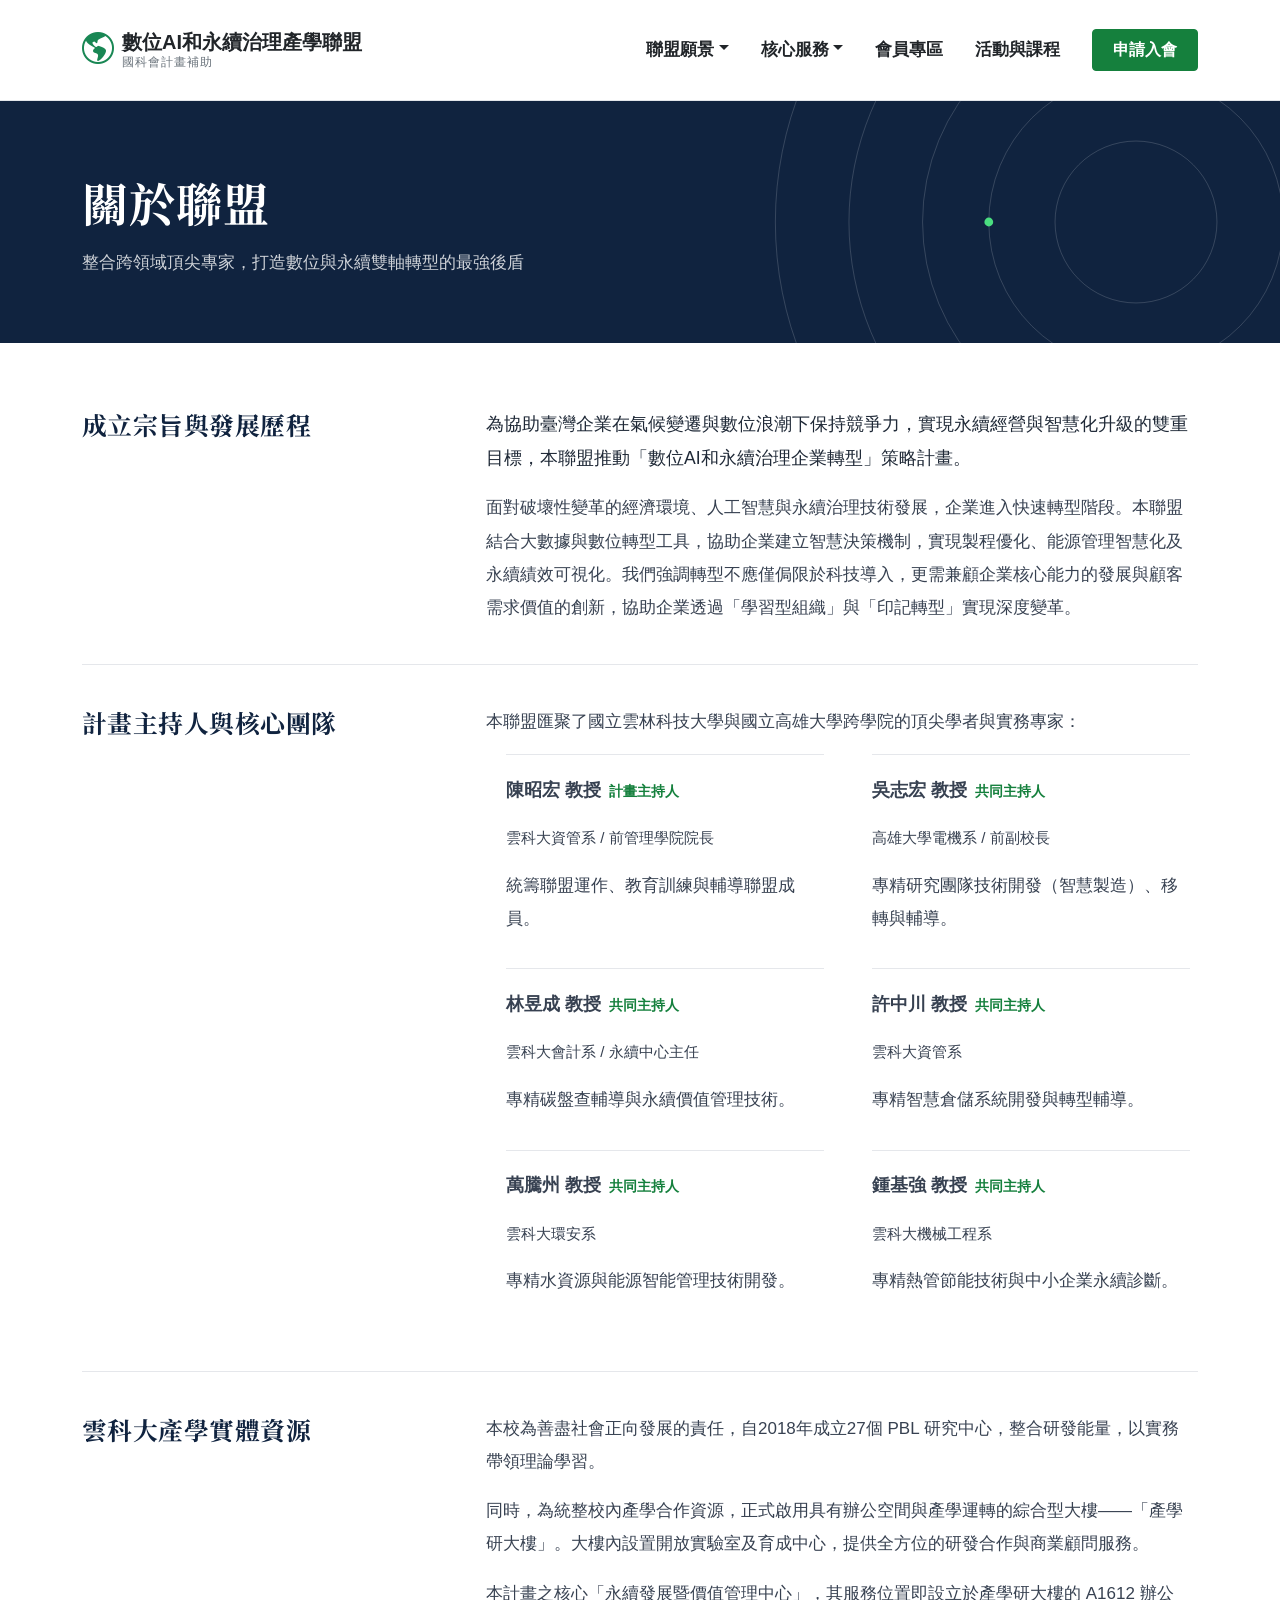
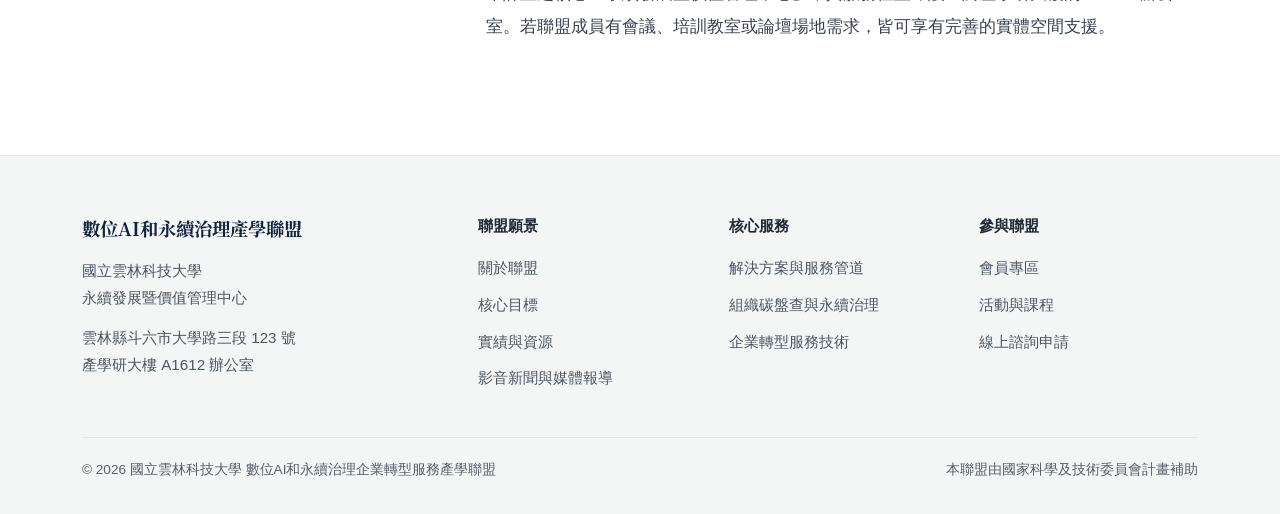
<file: about.html>
<!DOCTYPE html>
<html lang="zh-TW">
<head>
    <meta charset="UTF-8">
    <meta name="viewport" content="width=device-width, initial-scale=1.0">
    <title>關於聯盟 - 數位AI和永續治理企業轉型服務產學聯盟</title>
    <link href="https://cdn.jsdelivr.net/npm/bootstrap@5.3.0/dist/css/bootstrap.min.css" rel="stylesheet">
    <link rel="stylesheet" href="https://cdn.jsdelivr.net/npm/bootstrap-icons@1.10.5/font/bootstrap-icons.css">
    <link rel="preconnect" href="https://fonts.googleapis.com">
    <link rel="preconnect" href="https://fonts.gstatic.com" crossorigin>
    <link rel="stylesheet" href="https://fonts.googleapis.com/css2?family=Noto+Serif+TC:wght@600;700&display=swap">
    <link rel="stylesheet" href="style.css">
</head>
<body>
    <a class="skip-link visually-hidden-focusable" href="#main-content">跳到主要內容</a>


    <header id="site-header"><div id="navbar-placeholder"></div></header>

    <main id="main-content" tabindex="-1">
    <section class="page-head">
        <svg class="page-head-rings" viewBox="-500 -500 1000 1000" aria-hidden="true" focusable="false">
            <circle r="110"></circle><circle r="200"></circle><circle r="290"></circle><circle r="390"></circle><circle r="490"></circle>
            <circle class="dot" cx="-200" cy="0" r="6"></circle>
        </svg>
        <div class="container">
            <h1>關於聯盟</h1>
            <p>整合跨領域頂尖專家，打造數位與永續雙軸轉型的最強後盾</p>
        </div>
    </section>
    <div class="doc-page">
        <div class="container">
            <section class="doc-block" id="purpose">
                <h2>成立宗旨與發展歷程</h2>
                <div class="doc-body">
                    <p class="doc-lead">為協助臺灣企業在氣候變遷與數位浪潮下保持競爭力，實現永續經營與智慧化升級的雙重目標，本聯盟推動「數位AI和永續治理企業轉型」策略計畫。</p>
                    <p>面對破壞性變革的經濟環境、人工智慧與永續治理技術發展，企業進入快速轉型階段。本聯盟結合大數據與數位轉型工具，協助企業建立智慧決策機制，實現製程優化、能源管理智慧化及永續績效可視化。我們強調轉型不應僅侷限於科技導入，更需兼顧企業核心能力的發展與顧客需求價值的創新，協助企業透過「學習型組織」與「印記轉型」實現深度變革。</p>
                </div>
            </section>

            <section class="doc-block" id="team">
                <h2>計畫主持人與核心團隊</h2>
                <div class="doc-body">
                    <p>本聯盟匯聚了國立雲林科技大學與國立高雄大學跨學院的頂尖學者與實務專家：</p>
                    <ul class="people-list">
                        <li class="person">
                            <p class="person-name">陳昭宏 教授<span class="person-role">計畫主持人</span></p>
                            <p class="person-org">雲科大資管系 / 前管理學院院長</p>
                            <p class="person-focus">統籌聯盟運作、教育訓練與輔導聯盟成員。</p>
                        </li>
                        <li class="person">
                            <p class="person-name">吳志宏 教授<span class="person-role">共同主持人</span></p>
                            <p class="person-org">高雄大學電機系 / 前副校長</p>
                            <p class="person-focus">專精研究團隊技術開發（智慧製造）、移轉與輔導。</p>
                        </li>
                        <li class="person">
                            <p class="person-name">林昱成 教授<span class="person-role">共同主持人</span></p>
                            <p class="person-org">雲科大會計系 / 永續中心主任</p>
                            <p class="person-focus">專精碳盤查輔導與永續價值管理技術。</p>
                        </li>
                        <li class="person">
                            <p class="person-name">許中川 教授<span class="person-role">共同主持人</span></p>
                            <p class="person-org">雲科大資管系</p>
                            <p class="person-focus">專精智慧倉儲系統開發與轉型輔導。</p>
                        </li>
                        <li class="person">
                            <p class="person-name">萬騰州 教授<span class="person-role">共同主持人</span></p>
                            <p class="person-org">雲科大環安系</p>
                            <p class="person-focus">專精水資源與能源智能管理技術開發。</p>
                        </li>
                        <li class="person">
                            <p class="person-name">鍾基強 教授<span class="person-role">共同主持人</span></p>
                            <p class="person-org">雲科大機械工程系</p>
                            <p class="person-focus">專精熱管節能技術與中小企業永續診斷。</p>
                        </li>
                    </ul>
                </div>
            </section>

            <section class="doc-block" id="resources">
                <h2>雲科大產學實體資源</h2>
                <div class="doc-body">
                    <p>本校為善盡社會正向發展的責任，自2018年成立27個 PBL 研究中心，整合研發能量，以實務帶領理論學習。</p>
                    <p>同時，為統整校內產學合作資源，正式啟用具有辦公空間與產學運轉的綜合型大樓——「產學研大樓」。大樓內設置開放實驗室及育成中心，提供全方位的研發合作與商業顧問服務。</p>
                    <p>本計畫之核心「永續發展暨價值管理中心」，其服務位置即設立於產學研大樓的 A1612 辦公室。若聯盟成員有會議、培訓教室或論壇場地需求，皆可享有完善的實體空間支援。</p>
                </div>
            </section>
        </div>
    </div>
    </main>


    <footer class="site-footer">
        <div class="container">
            <div class="footer-grid">
                <div class="footer-brand">
                    <p class="footer-name">數位AI和永續治理產學聯盟</p>
                    <p>國立雲林科技大學<br>永續發展暨價值管理中心</p>
                    <p>雲林縣斗六市大學路三段 123 號<br>產學研大樓 A1612 辦公室</p>
                </div>
                <nav class="footer-col" aria-label="聯盟願景">
                    <p class="footer-title">聯盟願景</p>
                    <ul>
                        <li><a href="about.html">關於聯盟</a></li>
                        <li><a href="goals.html">核心目標</a></li>
                        <li><a href="resources.html">實績與資源</a></li>
                        <li><a href="cases.html">影音新聞與媒體報導</a></li>
                    </ul>
                </nav>
                <nav class="footer-col" aria-label="核心服務">
                    <p class="footer-title">核心服務</p>
                    <ul>
                        <li><a href="solutions.html">解決方案與服務管道</a></li>
                        <li><a href="sustainability.html">組織碳盤查與永續治理</a></li>
                        <li><a href="transformation.html">企業轉型服務技術</a></li>
                    </ul>
                </nav>
                <nav class="footer-col" aria-label="參與聯盟">
                    <p class="footer-title">參與聯盟</p>
                    <ul>
                        <li><a href="membership.html">會員專區</a></li>
                        <li><a href="events.html">活動與課程</a></li>
                        <li><a href="https://www.surveycake.com/s/QyApK" target="_blank" rel="noopener noreferrer">線上諮詢申請<span class="visually-hidden">（另開新視窗）</span></a></li>
                    </ul>
                </nav>
            </div>
            <div class="footer-legal">
                <p>© 2026 國立雲林科技大學 數位AI和永續治理企業轉型服務產學聯盟</p>
                <p>本聯盟由國家科學及技術委員會計畫補助</p>
            </div>
        </div>
    </footer>

   <script src="https://cdn.jsdelivr.net/npm/bootstrap@5.3.0/dist/js/bootstrap.bundle.min.js"></script>
    <script src="load-nav.js"></script>
</body>
</html>
</file>
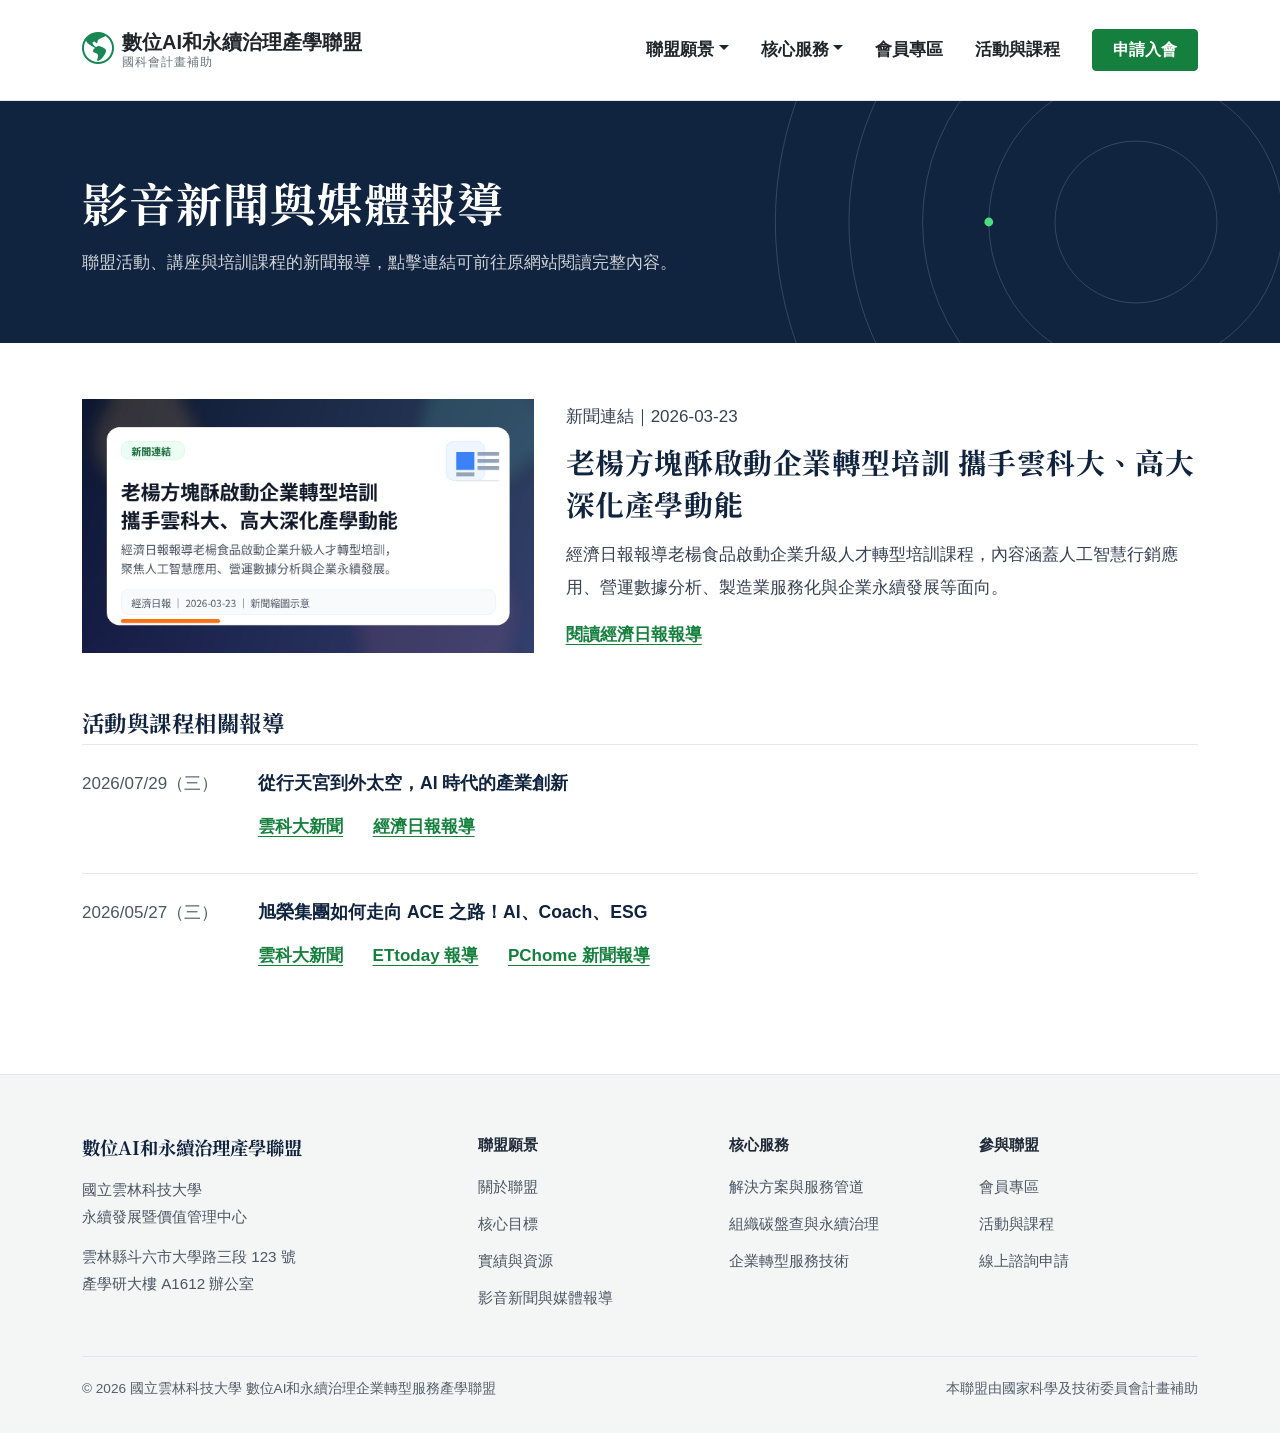
<file: cases.html>
<!DOCTYPE html>
<html lang="zh-TW">
<head>
    <meta charset="UTF-8">
    <meta name="viewport" content="width=device-width, initial-scale=1.0">
    <title>影音新聞與媒體報導 - 數位AI和永續治理企業轉型服務產學聯盟</title>
    <link href="https://cdn.jsdelivr.net/npm/bootstrap@5.3.0/dist/css/bootstrap.min.css" rel="stylesheet">
    <link rel="stylesheet" href="https://cdn.jsdelivr.net/npm/bootstrap-icons@1.10.5/font/bootstrap-icons.css">
    <link rel="preconnect" href="https://fonts.googleapis.com">
    <link rel="preconnect" href="https://fonts.gstatic.com" crossorigin>
    <link rel="stylesheet" href="https://fonts.googleapis.com/css2?family=Noto+Serif+TC:wght@600;700&display=swap">
    <link rel="stylesheet" href="style.css">
</head>
<body>
    <a class="skip-link visually-hidden-focusable" href="#main-content">跳到主要內容</a>

    <header id="site-header"><div id="navbar-placeholder"></div></header>

    <main id="main-content" tabindex="-1">
    <section class="page-head">
        <svg class="page-head-rings" viewBox="-500 -500 1000 1000" aria-hidden="true" focusable="false">
            <circle r="110"></circle><circle r="200"></circle><circle r="290"></circle><circle r="390"></circle><circle r="490"></circle>
            <circle class="dot" cx="-200" cy="0" r="6"></circle>
        </svg>
        <div class="container">
            <h1>影音新聞與媒體報導</h1>
            <p>聯盟活動、講座與培訓課程的新聞報導，點擊連結可前往原網站閱讀完整內容。</p>
        </div>
    </section>
    <div class="doc-page">
        <div class="container">
            <article class="media-feature" id="media-featured">
                <img src="news-thumb-01.jpg" alt="新聞縮圖：老楊方塊酥啟動企業轉型培訓，攜手雲科大、高大深化產學動能" class="media-feature-img" width="640" height="400">
                <div class="media-feature-body">
                    <p class="media-feature-meta">新聞連結｜2026-03-23</p>
                    <h2>老楊方塊酥啟動企業轉型培訓 攜手雲科大、高大深化產學動能</h2>
                    <p>經濟日報報導老楊食品啟動企業升級人才轉型培訓課程，內容涵蓋人工智慧行銷應用、營運數據分析、製造業服務化與企業永續發展等面向。</p>
                    <a href="https://money.udn.com/money/story/5723/9397645" target="_blank" rel="noopener noreferrer">閱讀經濟日報報導<span class="visually-hidden">（另開新視窗）</span></a>
                </div>
            </article>

            <section aria-labelledby="media-all-title">
                <h2 class="media-section-title" id="media-all-title">活動與課程相關報導</h2>
                <ul class="media-list" id="media-list"></ul>
            </section>
        </div>
    </div>
    </main>

    <footer class="site-footer">
        <div class="container">
            <div class="footer-grid">
                <div class="footer-brand">
                    <p class="footer-name">數位AI和永續治理產學聯盟</p>
                    <p>國立雲林科技大學<br>永續發展暨價值管理中心</p>
                    <p>雲林縣斗六市大學路三段 123 號<br>產學研大樓 A1612 辦公室</p>
                </div>
                <nav class="footer-col" aria-label="聯盟願景">
                    <p class="footer-title">聯盟願景</p>
                    <ul>
                        <li><a href="about.html">關於聯盟</a></li>
                        <li><a href="goals.html">核心目標</a></li>
                        <li><a href="resources.html">實績與資源</a></li>
                        <li><a href="cases.html">影音新聞與媒體報導</a></li>
                    </ul>
                </nav>
                <nav class="footer-col" aria-label="核心服務">
                    <p class="footer-title">核心服務</p>
                    <ul>
                        <li><a href="solutions.html">解決方案與服務管道</a></li>
                        <li><a href="sustainability.html">組織碳盤查與永續治理</a></li>
                        <li><a href="transformation.html">企業轉型服務技術</a></li>
                    </ul>
                </nav>
                <nav class="footer-col" aria-label="參與聯盟">
                    <p class="footer-title">參與聯盟</p>
                    <ul>
                        <li><a href="membership.html">會員專區</a></li>
                        <li><a href="events.html">活動與課程</a></li>
                        <li><a href="https://www.surveycake.com/s/QyApK" target="_blank" rel="noopener noreferrer">線上諮詢申請<span class="visually-hidden">（另開新視窗）</span></a></li>
                    </ul>
                </nav>
            </div>
            <div class="footer-legal">
                <p>© 2026 國立雲林科技大學 數位AI和永續治理企業轉型服務產學聯盟</p>
                <p>本聯盟由國家科學及技術委員會計畫補助</p>
            </div>
        </div>
    </footer>

    <script src="https://cdn.jsdelivr.net/npm/bootstrap@5.3.0/dist/js/bootstrap.bundle.min.js"></script>
    <script src="load-nav.js"></script>
    <script src="events-data.js"></script>
    <script src="events.js"></script>
</body>
</html>
</file>
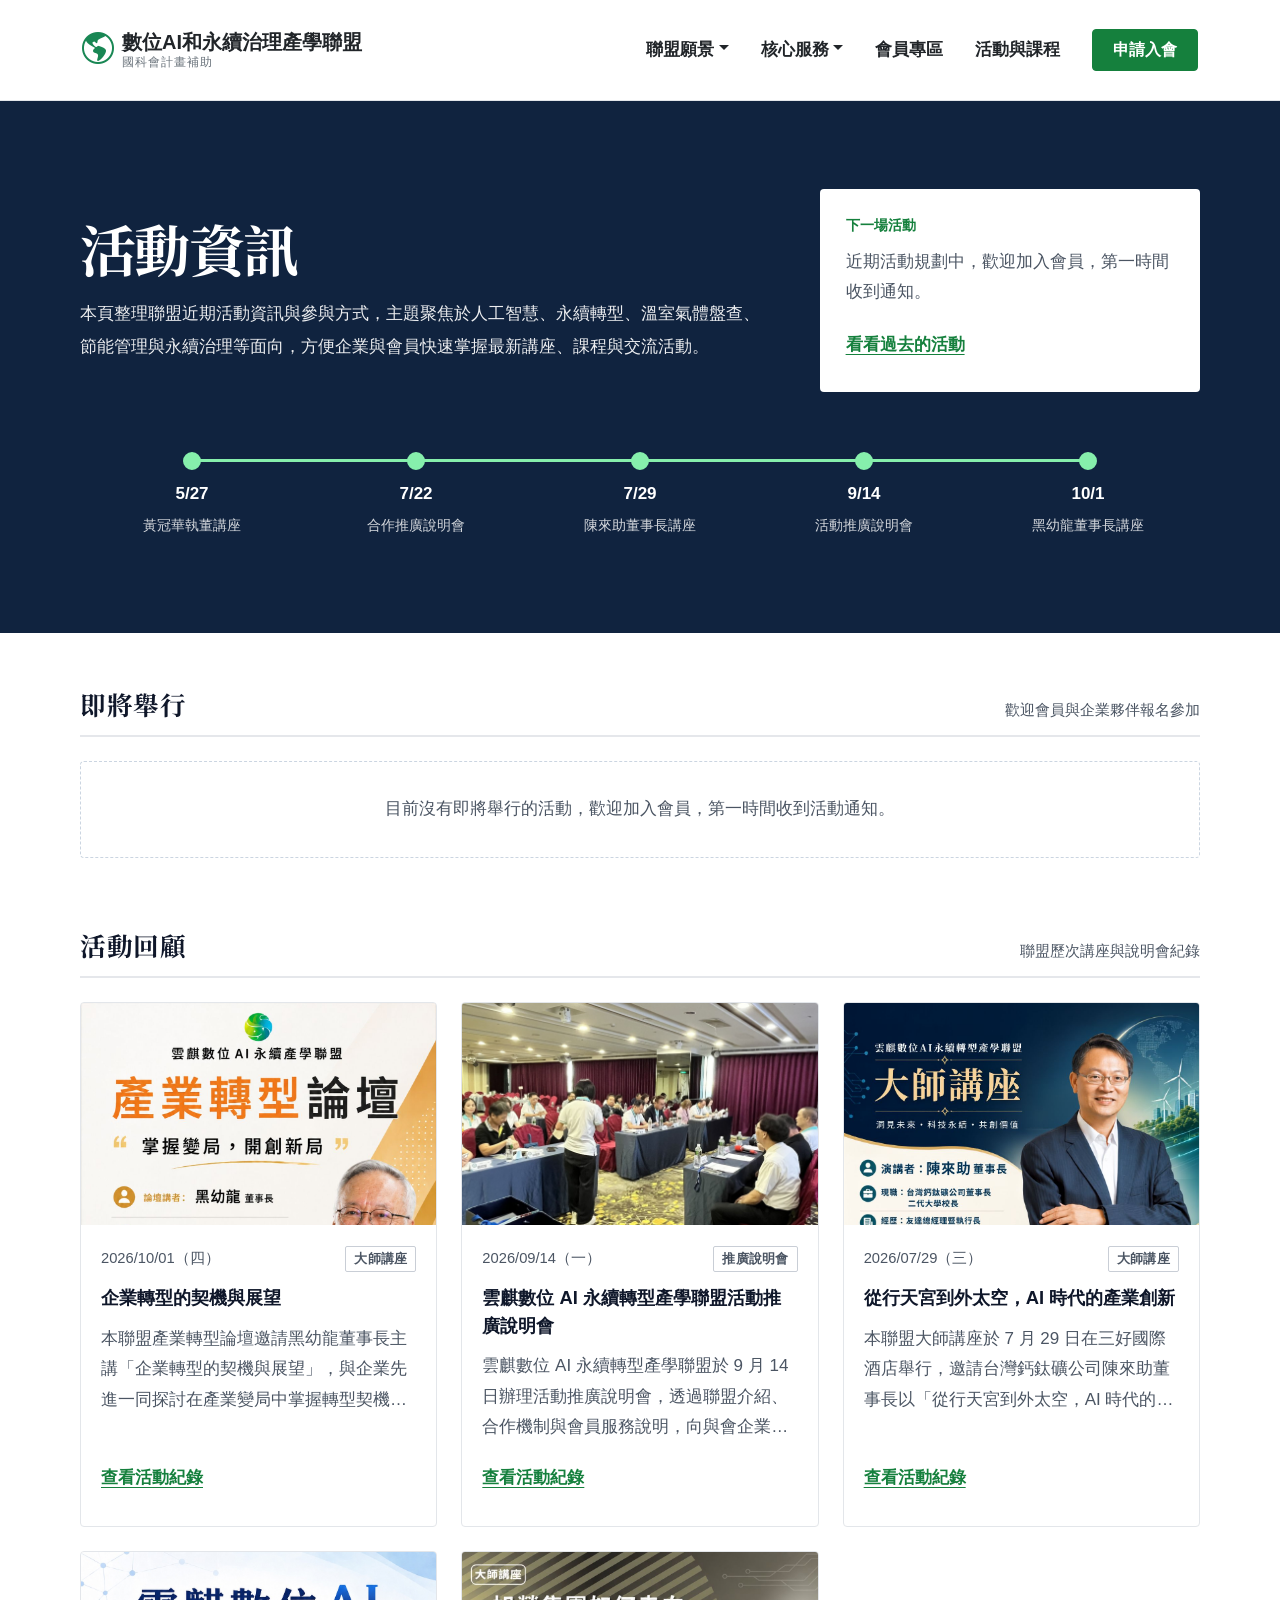
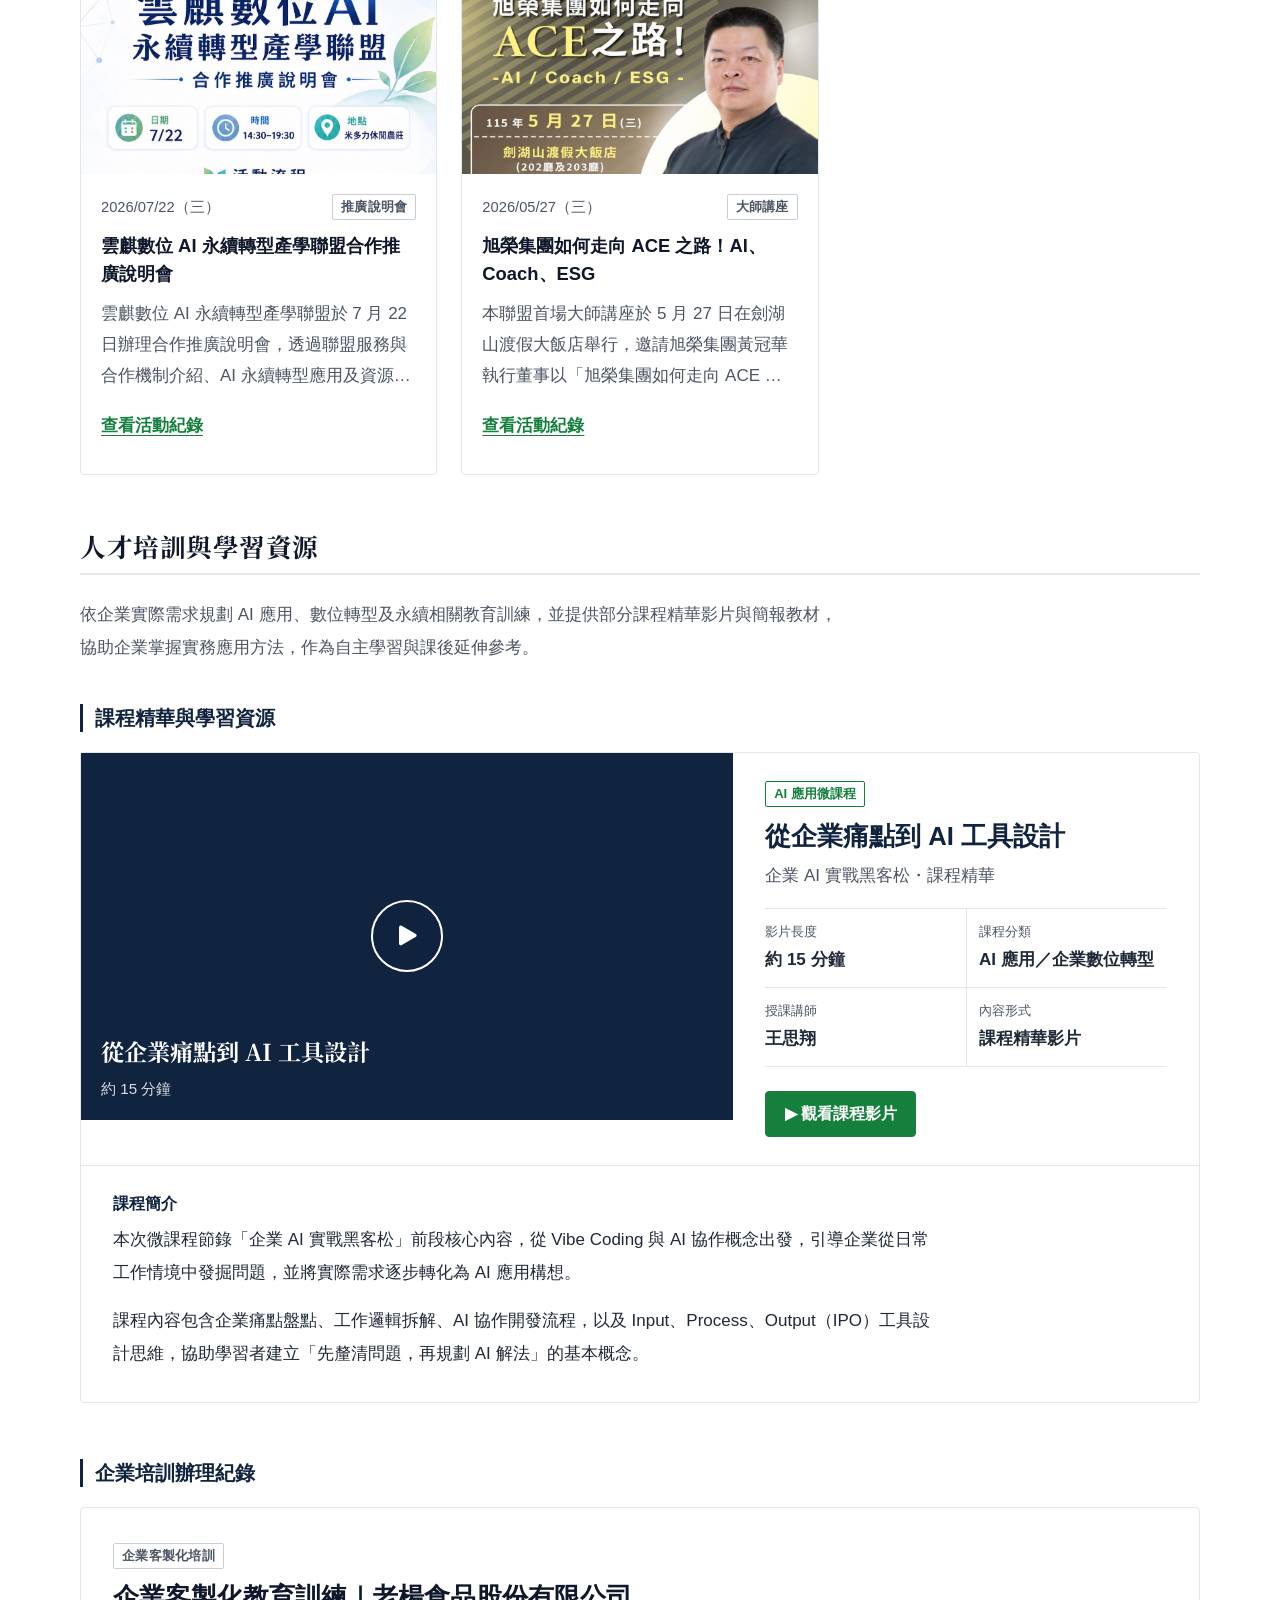
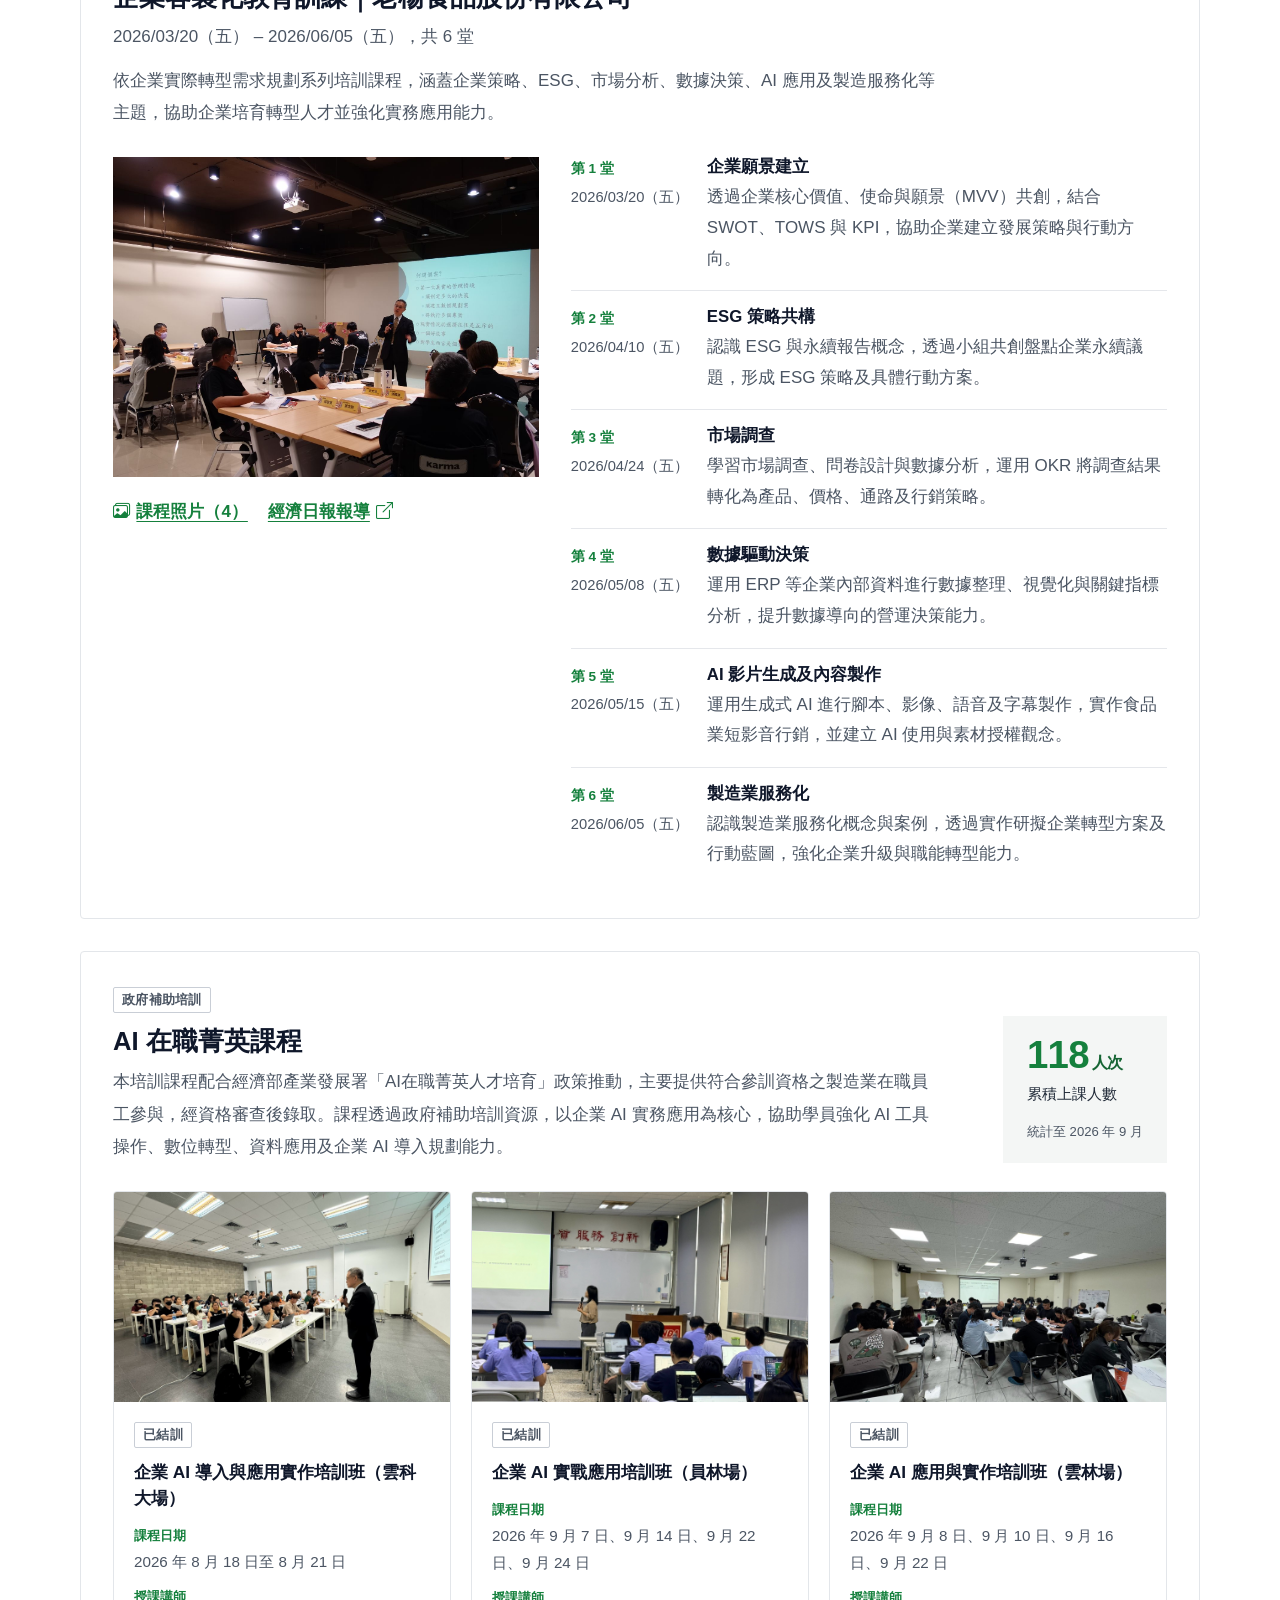
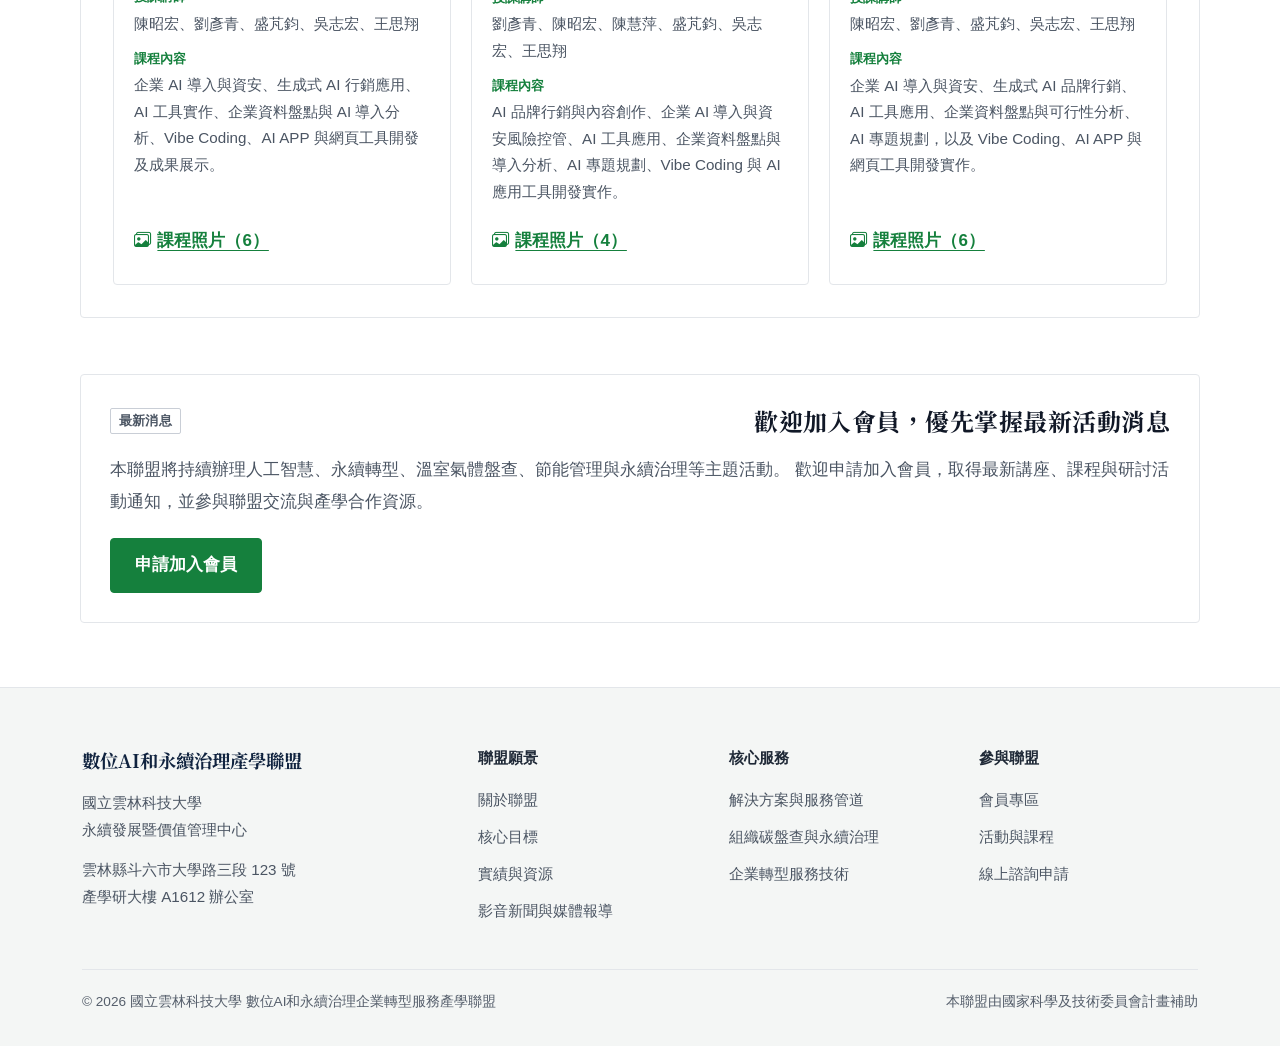
<file: events.html>
<!DOCTYPE html>
<html lang="zh-Hant">
<head>
  <meta charset="UTF-8">
  <meta name="viewport" content="width=device-width, initial-scale=1.0">
  <title>活動資訊｜數位AI和永續治理企業轉型服務產學聯盟</title>

  <link
    href="https://cdn.jsdelivr.net/npm/bootstrap@5.3.3/dist/css/bootstrap.min.css"
    rel="stylesheet"
  >

  <link
    rel="stylesheet"
    href="https://cdn.jsdelivr.net/npm/bootstrap-icons@1.11.3/font/bootstrap-icons.min.css"
  >

    <link rel="preconnect" href="https://fonts.googleapis.com">
    <link rel="preconnect" href="https://fonts.gstatic.com" crossorigin>
    <link rel="stylesheet" href="https://fonts.googleapis.com/css2?family=Noto+Serif+TC:wght@600;700&display=swap">
    <link rel="stylesheet" href="style.css">
</head>
<body>
  <a class="skip-link visually-hidden-focusable" href="#main-content">跳到主要內容</a>

  <header id="site-header">
    <div id="navbar-placeholder"></div>
  </header>

  <main id="main-content" class="events-page">
    <section class="events-hero">
      <div class="events-container">
        <div class="events-hero-grid">
          <div class="events-hero-text">
            <h1>活動資訊</h1>
            <p class="section-desc">
              本頁整理聯盟近期活動資訊與參與方式，主題聚焦於人工智慧、永續轉型、溫室氣體盤查、節能管理與永續治理等面向，方便企業與會員快速掌握最新講座、課程與交流活動。
            </p>
          </div>
          <!-- 下一場活動卡片：由 events.js 依 events-data.js 自動產生 -->
          <aside class="next-event" id="next-event" aria-label="下一場活動"></aside>
        </div>

        <!-- 活動時間軸：由 events.js 自動產生 -->
        <nav class="events-timeline" id="events-timeline" aria-label="活動時間軸"></nav>
      </div>
    </section>

    <section class="events-section" aria-labelledby="upcoming-title">
      <div class="events-container">
        <div class="events-section-head">
          <h2 id="upcoming-title">即將舉行</h2>
          <p>歡迎會員與企業夥伴報名參加</p>
        </div>
        <div id="upcoming-events"></div>
      </div>
    </section>

    <section class="events-section" aria-labelledby="past-title">
      <div class="events-container">
        <div class="events-section-head">
          <h2 id="past-title">活動回顧</h2>
          <p>聯盟歷次講座與說明會紀錄</p>
        </div>
        <div id="past-events"></div>
      </div>
    </section>

    <section class="events-section" id="training" aria-labelledby="training-title">
      <div class="events-container">
        <div class="events-section-head">
          <h2 id="training-title">人才培訓與學習資源</h2>
        </div>
        <p class="training-intro">依企業實際需求規劃 AI 應用、數位轉型及永續相關教育訓練，並提供部分課程精華影片與簡報教材，協助企業掌握實務應用方法，作為自主學習與課後延伸參考。</p>

        <div class="training-part" aria-labelledby="learning-title">
          <h3 class="training-subhead" id="learning-title">課程精華與學習資源</h3>
          <div id="learning"></div>
        </div>

        <div class="training-part" aria-labelledby="courses-title">
          <h3 class="training-subhead" id="courses-title">企業培訓辦理紀錄</h3>
          <div id="courses"></div>
        </div>
      </div>
    </section>

    <section class="events-status-section" aria-label="最新活動資訊">
      <div class="events-container">
        <article class="events-status-card">
          <div class="events-status-head">
            <span class="status-badge info">最新消息</span>
            <h2>歡迎加入會員，優先掌握最新活動消息</h2>
          </div>
          <p>
            本聯盟將持續辦理人工智慧、永續轉型、溫室氣體盤查、節能管理與永續治理等主題活動。
            歡迎申請加入會員，取得最新講座、課程與研討活動通知，並參與聯盟交流與產學合作資源。
          </p>
          <div class="events-status-actions">
            <a href="membership.html" class="events-cta-btn">申請加入會員</a>
          </div>
        </article>
      </div>
    </section>
  </main>

  <div class="modal fade event-modal" id="eventModal" tabindex="-1" aria-labelledby="eventModalTitle" aria-hidden="true">
    <div class="modal-dialog modal-lg modal-dialog-centered modal-dialog-scrollable">
      <div class="modal-content">
        <div class="modal-header">
          <h2 class="modal-title fs-4" id="eventModalTitle"></h2>
          <button type="button" class="btn-close" data-bs-dismiss="modal" aria-label="關閉"></button>
        </div>
        <div class="modal-body"></div>
      </div>
    </div>
  </div>

  <footer class="site-footer">
        <div class="container">
            <div class="footer-grid">
                <div class="footer-brand">
                    <p class="footer-name">數位AI和永續治理產學聯盟</p>
                    <p>國立雲林科技大學<br>永續發展暨價值管理中心</p>
                    <p>雲林縣斗六市大學路三段 123 號<br>產學研大樓 A1612 辦公室</p>
                </div>
                <nav class="footer-col" aria-label="聯盟願景">
                    <p class="footer-title">聯盟願景</p>
                    <ul>
                        <li><a href="about.html">關於聯盟</a></li>
                        <li><a href="goals.html">核心目標</a></li>
                        <li><a href="resources.html">實績與資源</a></li>
                        <li><a href="cases.html">影音新聞與媒體報導</a></li>
                    </ul>
                </nav>
                <nav class="footer-col" aria-label="核心服務">
                    <p class="footer-title">核心服務</p>
                    <ul>
                        <li><a href="solutions.html">解決方案與服務管道</a></li>
                        <li><a href="sustainability.html">組織碳盤查與永續治理</a></li>
                        <li><a href="transformation.html">企業轉型服務技術</a></li>
                    </ul>
                </nav>
                <nav class="footer-col" aria-label="參與聯盟">
                    <p class="footer-title">參與聯盟</p>
                    <ul>
                        <li><a href="membership.html">會員專區</a></li>
                        <li><a href="events.html">活動與課程</a></li>
                        <li><a href="https://www.surveycake.com/s/QyApK" target="_blank" rel="noopener noreferrer">線上諮詢申請<span class="visually-hidden">（另開新視窗）</span></a></li>
                    </ul>
                </nav>
            </div>
            <div class="footer-legal">
                <p>© 2026 國立雲林科技大學 數位AI和永續治理企業轉型服務產學聯盟</p>
                <p>本聯盟由國家科學及技術委員會計畫補助</p>
            </div>
        </div>
    </footer>

  <script src="https://cdn.jsdelivr.net/npm/bootstrap@5.3.3/dist/js/bootstrap.bundle.min.js"></script>
  <script src="load-nav.js"></script>
  <script src="events-data.js"></script>
  <script src="events.js"></script>
</body>
</html>
</file>
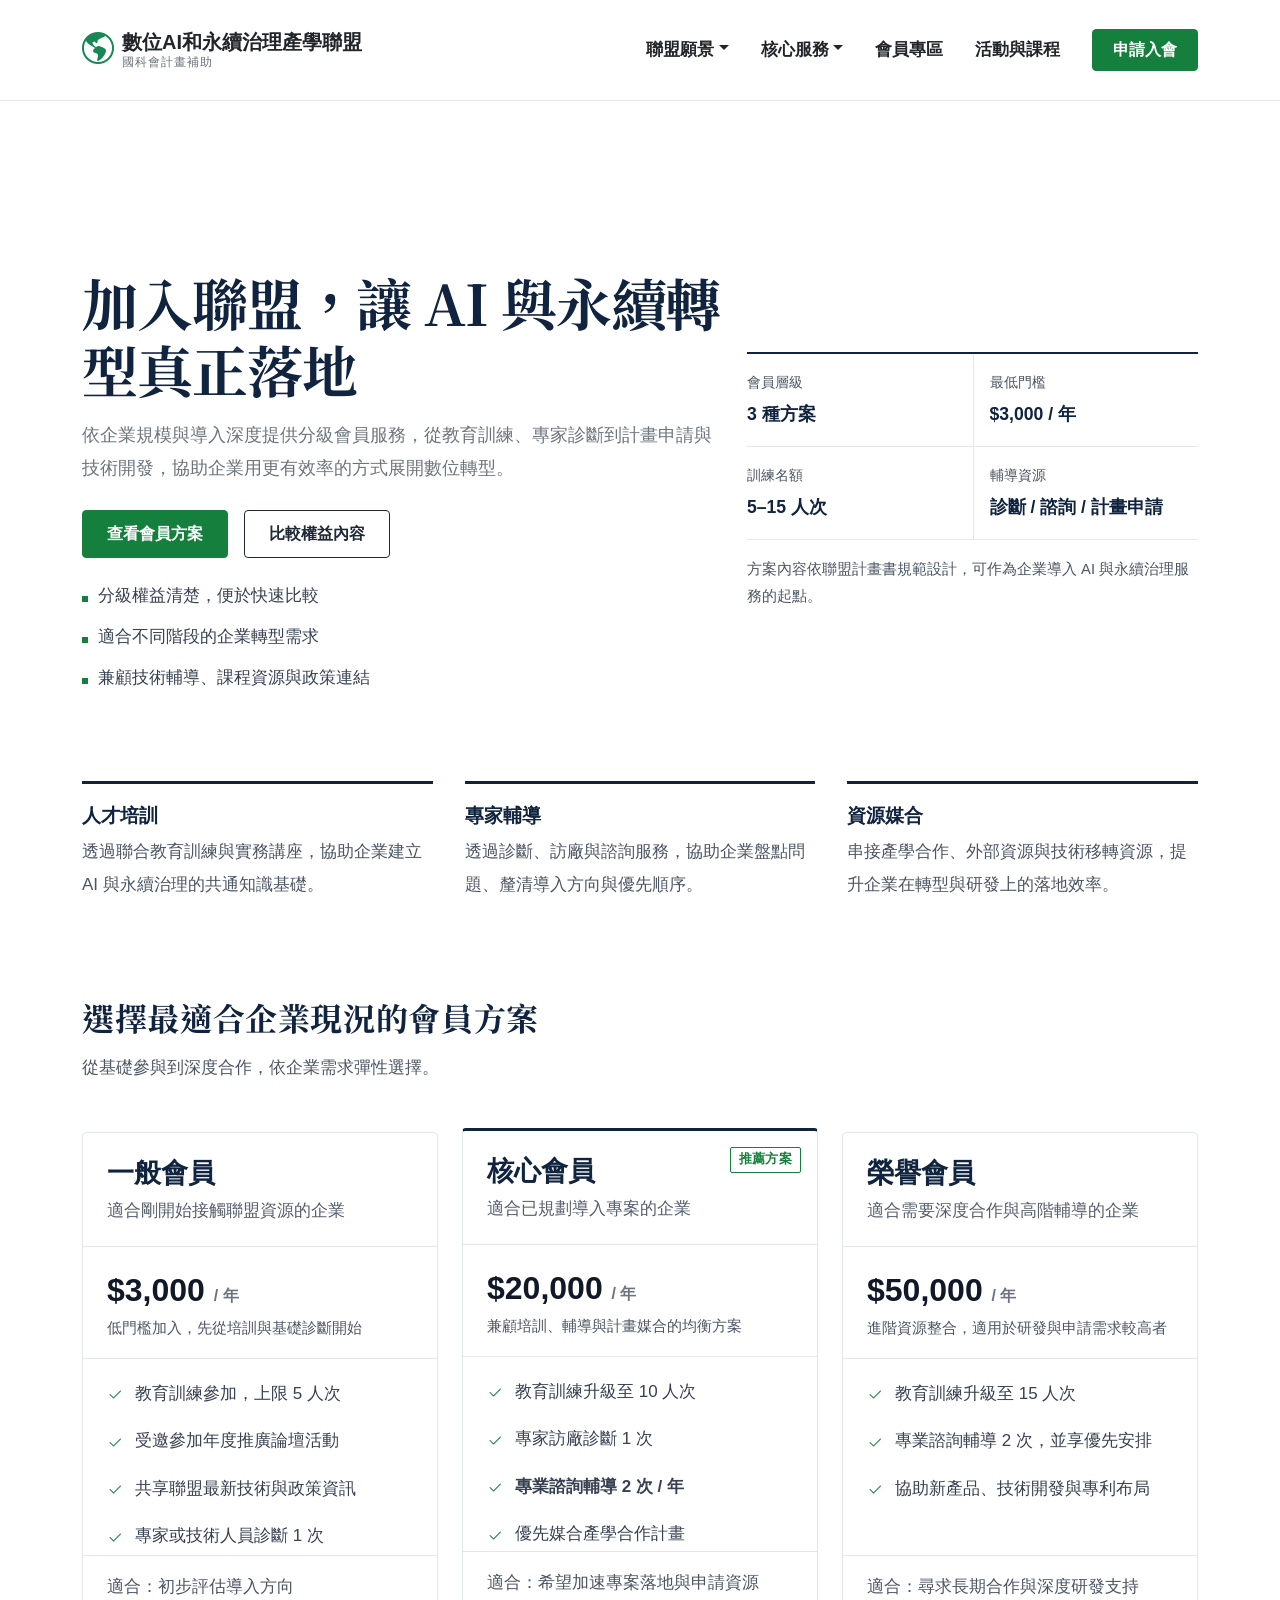
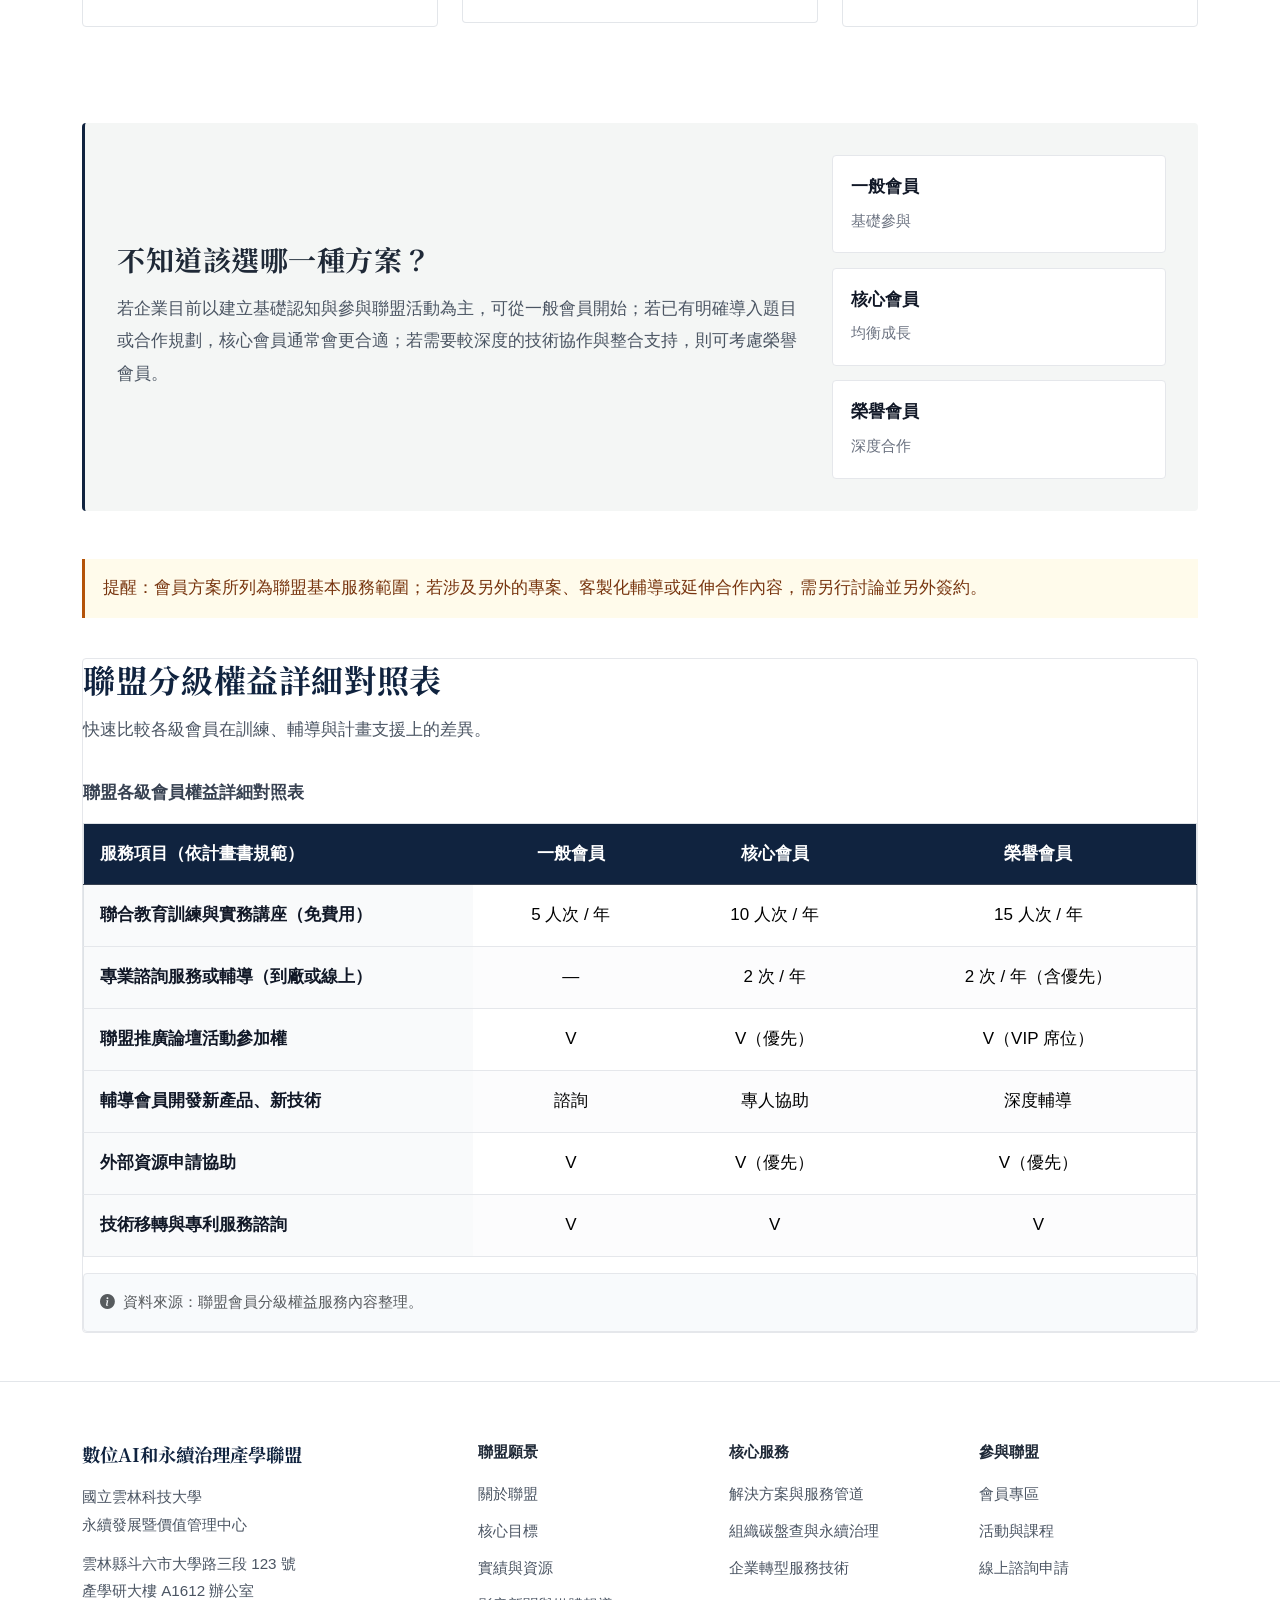
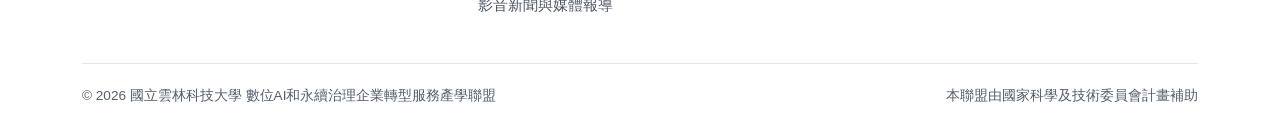
<file: membership.html>
<!DOCTYPE html>
<html lang="zh-TW">
<head>
    <meta charset="UTF-8">
    <meta name="viewport" content="width=device-width, initial-scale=1.0">
    <title>會員專區 - 數位AI和永續治理企業轉型服務產學聯盟</title>
    <link href="https://cdn.jsdelivr.net/npm/bootstrap@5.3.0/dist/css/bootstrap.min.css" rel="stylesheet">
    <link rel="stylesheet" href="https://cdn.jsdelivr.net/npm/bootstrap-icons@1.10.5/font/bootstrap-icons.css">
    <link rel="preconnect" href="https://fonts.googleapis.com">
    <link rel="preconnect" href="https://fonts.gstatic.com" crossorigin>
    <link rel="stylesheet" href="https://fonts.googleapis.com/css2?family=Noto+Serif+TC:wght@600;700&display=swap">
    <link rel="stylesheet" href="style.css">
</head>
<body class="membership-page">
    <a class="skip-link visually-hidden-focusable" href="#main-content">跳到主要內容</a>


    <header id="site-header"><div id="navbar-placeholder"></div></header>

    <main id="main-content" tabindex="-1">
        <section class="membership-hero pt-5 pt-lg-6">
            <div class="container py-5 mt-4 mt-lg-5">
                <div class="row align-items-center g-4">
                    <div class="col-lg-7">
                        <h1 class="display-4 fw-bold mb-3">加入聯盟，讓 AI 與永續轉型真正落地</h1>
                        <p class="lead text-secondary mb-4">依企業規模與導入深度提供分級會員服務，從教育訓練、專家診斷到計畫申請與技術開發，協助企業用更有效率的方式展開數位轉型。</p>
                        <div class="d-flex flex-wrap gap-3 membership-hero-actions">
                            <a href="#plans" class="btn btn-accent">查看會員方案</a>
                            <a href="#comparison" class="btn btn-quiet">比較權益內容</a>
                        </div>
                        <ul class="membership-highlights list-unstyled mt-4 mb-0">
                            <li>分級權益清楚，便於快速比較</li>
                            <li>適合不同階段的企業轉型需求</li>
                            <li>兼顧技術輔導、課程資源與政策連結</li>
                        </ul>
                    </div>
                    <div class="col-lg-5">
                        <dl class="membership-facts">
                            <div><dt>會員層級</dt><dd>3 種方案</dd></div>
                            <div><dt>最低門檻</dt><dd>$3,000 / 年</dd></div>
                            <div><dt>訓練名額</dt><dd>5–15 人次</dd></div>
                            <div><dt>輔導資源</dt><dd>診斷 / 諮詢 / 計畫申請</dd></div>
                        </dl>
                        <p class="membership-facts-note">方案內容依聯盟計畫書規範設計，可作為企業導入 AI 與永續治理服務的起點。</p>
                    </div>
                </div>
            </div>
        </section>

        <section class="container membership-benefits py-4 py-lg-5" aria-label="加入會員的主要價值">
            <ul class="pillars">
                <li class="pillar">
                    <h3>人才培訓</h3>
                    <p>透過聯合教育訓練與實務講座，協助企業建立 AI 與永續治理的共通知識基礎。</p>
                </li>
                <li class="pillar">
                    <h3>專家輔導</h3>
                    <p>透過診斷、訪廠與諮詢服務，協助企業盤點問題、釐清導入方向與優先順序。</p>
                </li>
                <li class="pillar">
                    <h3>資源媒合</h3>
                    <p>串接產學合作、外部資源與技術移轉資源，提升企業在轉型與研發上的落地效率。</p>
                </li>
            </ul>
        </section>

        <section id="plans" class="container py-4 py-lg-5" aria-labelledby="plans-title">
            <div class="section-heading mb-5">
                <h2 id="plans-title" class="fw-bold">選擇最適合企業現況的會員方案</h2>
                <p class="text-secondary mb-0">從基礎參與到深度合作，依企業需求彈性選擇。</p>
            </div>

            <div class="row g-4 align-items-stretch membership-plan-grid">
                <div class="col-lg-4">
                    <article class="card pricing-card pricing-card-general h-100 border-0 shadow-sm" aria-labelledby="general-title">
                        <div class="pricing-header bg-general">
                            <h3 id="general-title">一般會員</h3>
                            <p class="plan-description mb-0">適合剛開始接觸聯盟資源的企業</p>
                        </div>
                        <div class="price-box">
                            <h4>$3,000 <span class="price-unit">/ 年</span></h4>
                            <p class="text-secondary small mb-0">低門檻加入，先從培訓與基礎診斷開始</p>
                        </div>
                        <ul class="feature-list" aria-label="一般會員權益">
                            <li><i class="bi bi-check2" aria-hidden="true"></i><span>教育訓練參加，上限 5 人次</span></li>
                            <li><i class="bi bi-check2" aria-hidden="true"></i><span>受邀參加年度推廣論壇活動</span></li>
                            <li><i class="bi bi-check2" aria-hidden="true"></i><span>共享聯盟最新技術與政策資訊</span></li>
                            <li><i class="bi bi-check2" aria-hidden="true"></i><span>專家或技術人員診斷 1 次</span></li>
                        </ul>
                        <div class="pricing-footer">
                            <span class="plan-fit">適合：初步評估導入方向</span>
                        </div>
                    </article>
                </div>

                <div class="col-lg-4">
                    <article class="card pricing-card pricing-card-core h-100 border-0 shadow-lg" aria-labelledby="core-title">
                        <div class="hot-badge">推薦方案</div>
                        <div class="pricing-header bg-core">
                            <h3 id="core-title">核心會員</h3>
                            <p class="plan-description mb-0">適合已規劃導入專案的企業</p>
                        </div>
                        <div class="price-box">
                            <h4>$20,000 <span class="price-unit">/ 年</span></h4>
                            <p class="text-secondary small mb-0">兼顧培訓、輔導與計畫媒合的均衡方案</p>
                        </div>
                        <ul class="feature-list" aria-label="核心會員權益">
                            <li><i class="bi bi-check2" aria-hidden="true"></i><span>教育訓練升級至 10 人次</span></li>
                            <li><i class="bi bi-check2" aria-hidden="true"></i><span>專家訪廠診斷 1 次</span></li>
                            <li><i class="bi bi-check2" aria-hidden="true"></i><span><strong>專業諮詢輔導 2 次 / 年</strong></span></li>
                            <li><i class="bi bi-check2" aria-hidden="true"></i><span>優先媒合產學合作計畫</span></li>
                        </ul>
                        <div class="pricing-footer">
                            <span class="plan-fit">適合：希望加速專案落地與申請資源</span>
                        </div>
                    </article>
                </div>

                <div class="col-lg-4">
                    <article class="card pricing-card pricing-card-honorary h-100 border-0 shadow-sm" aria-labelledby="honorary-title">
                        <div class="pricing-header bg-honorary text-dark">
                            <h3 id="honorary-title">榮譽會員</h3>
                            <p class="plan-description mb-0">適合需要深度合作與高階輔導的企業</p>
                        </div>
                        <div class="price-box">
                            <h4>$50,000 <span class="price-unit">/ 年</span></h4>
                            <p class="text-secondary small mb-0">進階資源整合，適用於研發與申請需求較高者</p>
                        </div>
                        <ul class="feature-list" aria-label="榮譽會員權益">
                            <li><i class="bi bi-check2" aria-hidden="true"></i><span>教育訓練升級至 15 人次</span></li>
                            <li><i class="bi bi-check2" aria-hidden="true"></i><span>專業諮詢輔導 2 次，並享優先安排</span></li>
                                                        <li><i class="bi bi-check2" aria-hidden="true"></i><span>協助新產品、技術開發與專利布局</span></li>
                        </ul>
                        <div class="pricing-footer">
                            <span class="plan-fit">適合：尋求長期合作與深度研發支持</span>
                        </div>
                    </article>
                </div>
            </div>
        </section>

        <section class="container py-4 py-lg-5" aria-labelledby="selection-tips-title">
            <div class="membership-tip-panel">
                <div class="row g-4 align-items-center">
                    <div class="col-lg-8">
                        <h2 id="selection-tips-title" class="h3 fw-bold mb-3">不知道該選哪一種方案？</h2>
                        <p class="text-secondary mb-0">若企業目前以建立基礎認知與參與聯盟活動為主，可從一般會員開始；若已有明確導入題目或合作規劃，核心會員通常會更合適；若需要較深度的技術協作與整合支持，則可考慮榮譽會員。</p>
                    </div>
                    <div class="col-lg-4">
                        <div class="membership-tip-stats">
                            <div><strong>一般會員</strong><span>基礎參與</span></div>
                            <div><strong>核心會員</strong><span>均衡成長</span></div>
                            <div><strong>榮譽會員</strong><span>深度合作</span></div>
                        </div>
                    </div>
                </div>
            </div>
        </section>

        <section class="container pb-2" aria-label="會員方案提醒">
            <p class="doc-notice mb-0" role="note">提醒：會員方案所列為聯盟基本服務範圍；若涉及另外的專案、客製化輔導或延伸合作內容，需另行討論並另外簽約。</p>
        </section>

        <section id="comparison" class="container py-4 pb-5" aria-labelledby="comparison-title">
            <div class="comparison-card mt-2">
                <div class="section-heading mb-4">
                    <h2 id="comparison-title" class="fw-bold">聯盟分級權益詳細對照表</h2>
                    <p class="text-secondary mb-0">快速比較各級會員在訓練、輔導與計畫支援上的差異。</p>
                </div>

                <div class="table-responsive">
                    <table class="table align-middle border custom-table membership-comparison-table">
                        <caption>聯盟各級會員權益詳細對照表</caption>
                        <thead>
                            <tr>
                                <th scope="col" style="width: 35%;">服務項目（依計畫書規範）</th>
                                <th scope="col" class="text-center">一般會員</th>
                                <th scope="col" class="text-center">核心會員</th>
                                <th scope="col" class="text-center">榮譽會員</th>
                            </tr>
                        </thead>
                        <tbody>
                            <tr>
                                <th scope="row">聯合教育訓練與實務講座（免費用）</th>
                                <td class="text-center">5 人次 / 年</td>
                                <td class="text-center">10 人次 / 年</td>
                                <td class="text-center">15 人次 / 年</td>
                            </tr>
                            <tr>
                                <th scope="row">專業諮詢服務或輔導（到廠或線上）</th>
                                <td class="text-center">—</td>
                                <td class="text-center">2 次 / 年</td>
                                <td class="text-center">2 次 / 年（含優先）</td>
                            </tr>
                            <tr>
                                <th scope="row">聯盟推廣論壇活動參加權</th>
                                <td class="text-center">V</td>
                                <td class="text-center">V（優先）</td>
                                <td class="text-center">V（VIP 席位）</td>
                            </tr>
                            <tr>
                                <th scope="row">輔導會員開發新產品、新技術</th>
                                <td class="text-center">諮詢</td>
                                <td class="text-center">專人協助</td>
                                <td class="text-center">深度輔導</td>
                            </tr>
                            <tr>
                                <th scope="row">外部資源申請協助</th>
                                <td class="text-center">V</td>
                                <td class="text-center">V（優先）</td>
                                <td class="text-center">V（優先）</td>
                            </tr>
                            <tr>
                                <th scope="row">技術移轉與專利服務諮詢</th>
                                <td class="text-center">V</td>
                                <td class="text-center">V</td>
                                <td class="text-center">V</td>
                            </tr>
                        </tbody>
                    </table>
                </div>
                <div class="source-note mt-3 p-3 rounded-3">
                    <p class="text-muted small mb-0"><i class="bi bi-info-circle-fill me-2" aria-hidden="true"></i>資料來源：聯盟會員分級權益服務內容整理。</p>
                </div>
            </div>
        </section>
    </main>

    <footer class="site-footer">
        <div class="container">
            <div class="footer-grid">
                <div class="footer-brand">
                    <p class="footer-name">數位AI和永續治理產學聯盟</p>
                    <p>國立雲林科技大學<br>永續發展暨價值管理中心</p>
                    <p>雲林縣斗六市大學路三段 123 號<br>產學研大樓 A1612 辦公室</p>
                </div>
                <nav class="footer-col" aria-label="聯盟願景">
                    <p class="footer-title">聯盟願景</p>
                    <ul>
                        <li><a href="about.html">關於聯盟</a></li>
                        <li><a href="goals.html">核心目標</a></li>
                        <li><a href="resources.html">實績與資源</a></li>
                        <li><a href="cases.html">影音新聞與媒體報導</a></li>
                    </ul>
                </nav>
                <nav class="footer-col" aria-label="核心服務">
                    <p class="footer-title">核心服務</p>
                    <ul>
                        <li><a href="solutions.html">解決方案與服務管道</a></li>
                        <li><a href="sustainability.html">組織碳盤查與永續治理</a></li>
                        <li><a href="transformation.html">企業轉型服務技術</a></li>
                    </ul>
                </nav>
                <nav class="footer-col" aria-label="參與聯盟">
                    <p class="footer-title">參與聯盟</p>
                    <ul>
                        <li><a href="membership.html">會員專區</a></li>
                        <li><a href="events.html">活動與課程</a></li>
                        <li><a href="https://www.surveycake.com/s/QyApK" target="_blank" rel="noopener noreferrer">線上諮詢申請<span class="visually-hidden">（另開新視窗）</span></a></li>
                    </ul>
                </nav>
            </div>
            <div class="footer-legal">
                <p>© 2026 國立雲林科技大學 數位AI和永續治理企業轉型服務產學聯盟</p>
                <p>本聯盟由國家科學及技術委員會計畫補助</p>
            </div>
        </div>
    </footer>

    <script src="https://cdn.jsdelivr.net/npm/bootstrap@5.3.0/dist/js/bootstrap.bundle.min.js"></script>
    <script src="load-nav.js"></script>
</body>
</html>
</file>
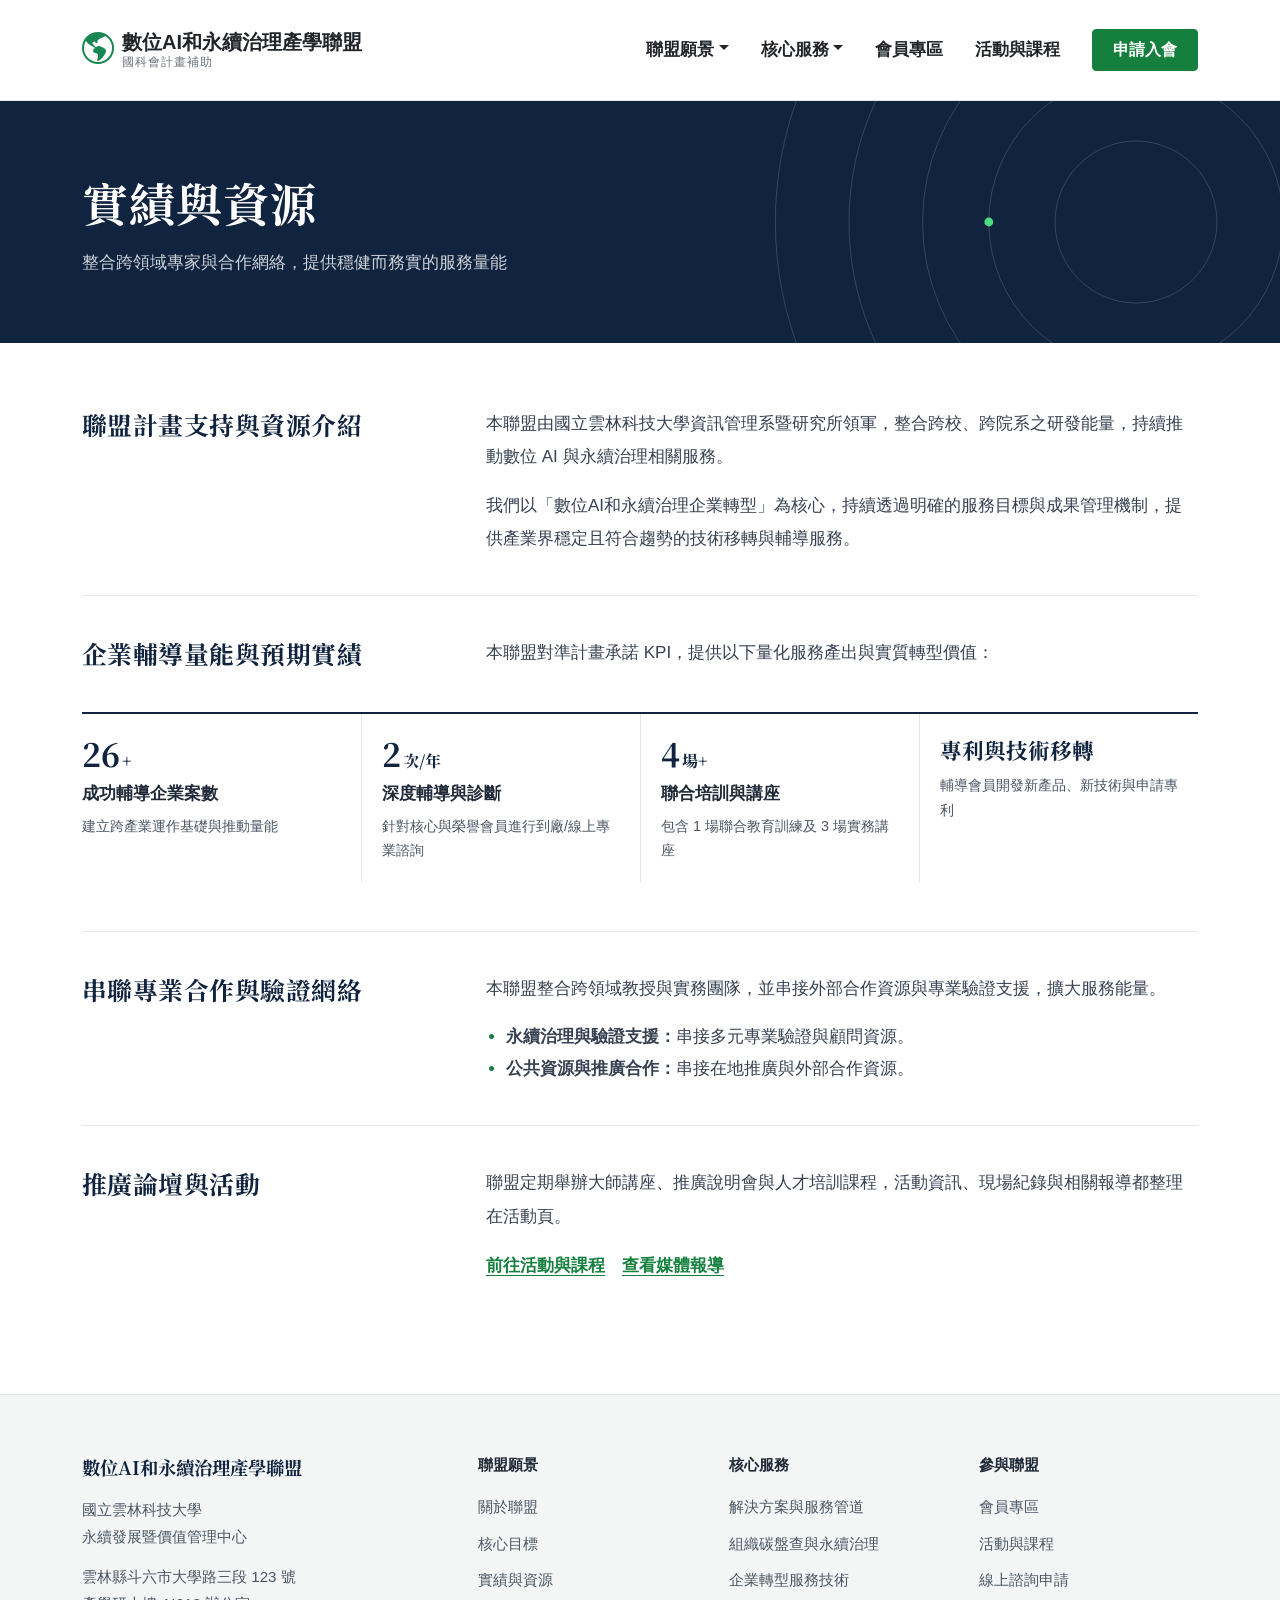
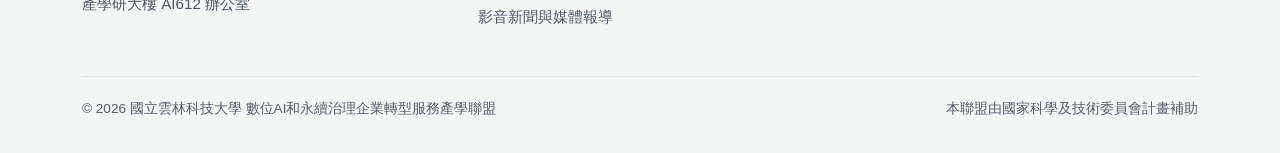
<file: resources.html>
<!DOCTYPE html>
<html lang="zh-TW">
<head>
    <meta charset="UTF-8">
    <meta name="viewport" content="width=device-width, initial-scale=1.0">
    <title>實績與資源 - 數位AI和永續治理企業轉型服務產學聯盟</title>
    <link href="https://cdn.jsdelivr.net/npm/bootstrap@5.3.0/dist/css/bootstrap.min.css" rel="stylesheet">
    <link rel="stylesheet" href="https://cdn.jsdelivr.net/npm/bootstrap-icons@1.10.5/font/bootstrap-icons.css">
        <link rel="preconnect" href="https://fonts.googleapis.com">
    <link rel="preconnect" href="https://fonts.gstatic.com" crossorigin>
    <link rel="stylesheet" href="https://fonts.googleapis.com/css2?family=Noto+Serif+TC:wght@600;700&display=swap">
    <link rel="stylesheet" href="style.css">
</head>
    
<body>
    <a class="skip-link visually-hidden-focusable" href="#main-content">跳到主要內容</a>


    <header id="site-header"><div id="navbar-placeholder"></div></header>

    <main id="main-content" tabindex="-1">
    <section class="page-head">
        <svg class="page-head-rings" viewBox="-500 -500 1000 1000" aria-hidden="true" focusable="false">
            <circle r="110"></circle><circle r="200"></circle><circle r="290"></circle><circle r="390"></circle><circle r="490"></circle>
            <circle class="dot" cx="-200" cy="0" r="6"></circle>
        </svg>
        <div class="container">
            <h1>實績與資源</h1>
            <p>整合跨領域專家與合作網絡，提供穩健而務實的服務量能</p>
        </div>
    </section>
    <div class="doc-page">
        <div class="container">
            <section class="doc-block" id="nstc-intro">
                <h2>聯盟計畫支持與資源介紹</h2>
                <div class="doc-body">
                    <p>本聯盟由國立雲林科技大學資訊管理系暨研究所領軍，整合跨校、跨院系之研發能量，持續推動數位 AI 與永續治理相關服務。</p>
                    <p>我們以「數位AI和永續治理企業轉型」為核心，持續透過明確的服務目標與成果管理機制，提供產業界穩定且符合趨勢的技術移轉與輔導服務。</p>
                </div>
            </section>

            <section class="doc-block" id="cases">
                <h2>企業輔導量能與預期實績</h2>
                <div class="doc-body">
                    <p>本聯盟對準計畫承諾 KPI，提供以下量化服務產出與實質轉型價值：</p>
                </div>
            </section>
            <dl class="kpi-list mb-5">
                <div class="kpi">
                    <dt>26<small>+</small></dt>
                    <dd>成功輔導企業案數<span>建立跨產業運作基礎與推動量能</span></dd>
                </div>
                <div class="kpi">
                    <dt>2<small>次/年</small></dt>
                    <dd>深度輔導與診斷<span>針對核心與榮譽會員進行到廠/線上專業諮詢</span></dd>
                </div>
                <div class="kpi">
                    <dt>4<small>場+</small></dt>
                    <dd>聯合培訓與講座<span>包含 1 場聯合教育訓練及 3 場實務講座</span></dd>
                </div>
                <div class="kpi">
                    <dt class="kpi-text">專利與技術移轉</dt>
                    <dd><span>輔導會員開發新產品、新技術與申請專利</span></dd>
                </div>
            </dl>

            <section class="doc-block" id="consultants">
                <h2>串聯專業合作與驗證網絡</h2>
                <div class="doc-body">
                    <p>本聯盟整合跨領域教授與實務團隊，並串接外部合作資源與專業驗證支援，擴大服務能量。</p>
                    <ul>
                        <li><strong>永續治理與驗證支援：</strong>串接多元專業驗證與顧問資源。</li>
                        <li><strong>公共資源與推廣合作：</strong>串接在地推廣與外部合作資源。</li>
                    </ul>
                </div>
            </section>

            <section class="doc-block" id="media">
                <h2>推廣論壇與活動</h2>
                <div class="doc-body">
                    <p>聯盟定期舉辦大師講座、推廣說明會與人才培訓課程，活動資訊、現場紀錄與相關報導都整理在活動頁。</p>
                    <p><a href="events.html">前往活動與課程</a>　<a href="cases.html">查看媒體報導</a></p>
                </div>
            </section>
        </div>
    </div>
    </main>


    <footer class="site-footer">
        <div class="container">
            <div class="footer-grid">
                <div class="footer-brand">
                    <p class="footer-name">數位AI和永續治理產學聯盟</p>
                    <p>國立雲林科技大學<br>永續發展暨價值管理中心</p>
                    <p>雲林縣斗六市大學路三段 123 號<br>產學研大樓 AI612 辦公室</p>
                </div>
                <nav class="footer-col" aria-label="聯盟願景">
                    <p class="footer-title">聯盟願景</p>
                    <ul>
                        <li><a href="about.html">關於聯盟</a></li>
                        <li><a href="goals.html">核心目標</a></li>
                        <li><a href="resources.html">實績與資源</a></li>
                        <li><a href="cases.html">影音新聞與媒體報導</a></li>
                    </ul>
                </nav>
                <nav class="footer-col" aria-label="核心服務">
                    <p class="footer-title">核心服務</p>
                    <ul>
                        <li><a href="solutions.html">解決方案與服務管道</a></li>
                        <li><a href="sustainability.html">組織碳盤查與永續治理</a></li>
                        <li><a href="transformation.html">企業轉型服務技術</a></li>
                    </ul>
                </nav>
                <nav class="footer-col" aria-label="參與聯盟">
                    <p class="footer-title">參與聯盟</p>
                    <ul>
                        <li><a href="membership.html">會員專區</a></li>
                        <li><a href="events.html">活動與課程</a></li>
                        <li><a href="https://www.surveycake.com/s/QyApK" target="_blank" rel="noopener noreferrer">線上諮詢申請<span class="visually-hidden">（另開新視窗）</span></a></li>
                    </ul>
                </nav>
            </div>
            <div class="footer-legal">
                <p>© 2026 國立雲林科技大學 數位AI和永續治理企業轉型服務產學聯盟</p>
                <p>本聯盟由國家科學及技術委員會計畫補助</p>
            </div>
        </div>
    </footer>

    <script src="https://cdn.jsdelivr.net/npm/bootstrap@5.3.0/dist/js/bootstrap.bundle.min.js"></script>
    <script src="load-nav.js"></script>
</body>
</html>
</file>
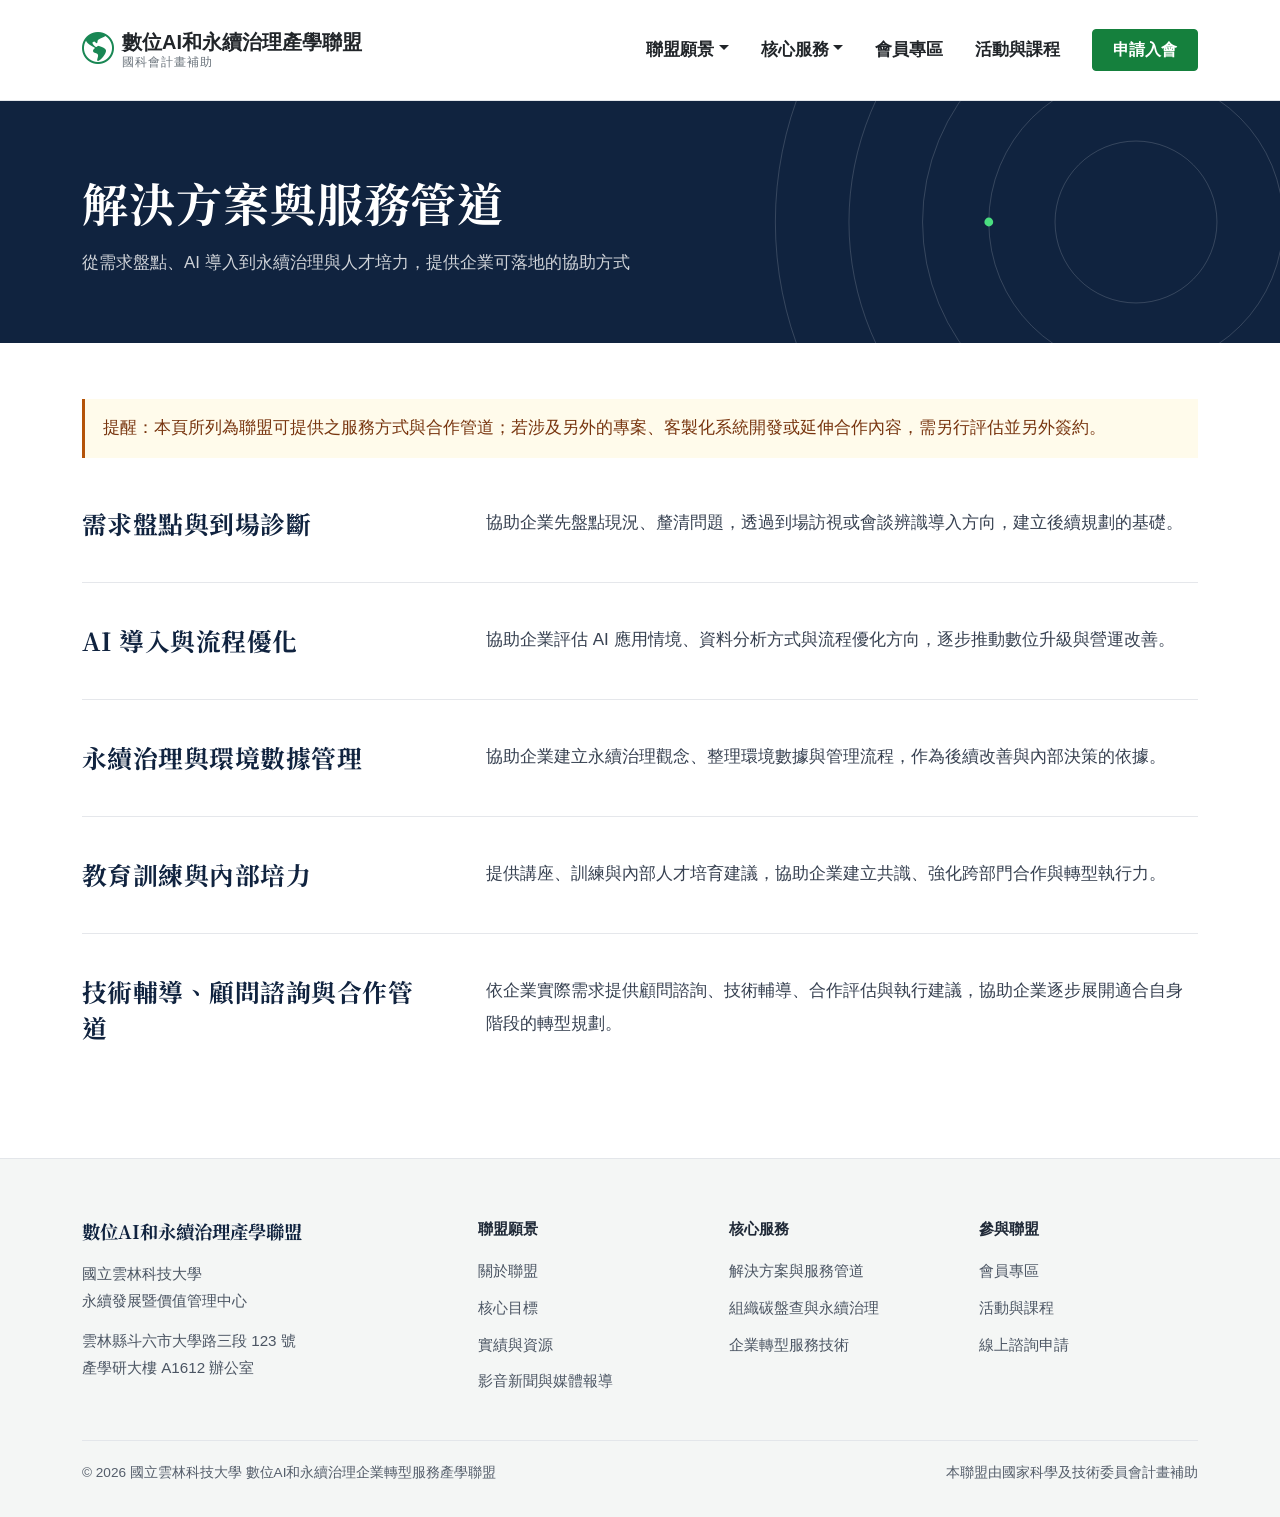
<file: solutions.html>
<!DOCTYPE html>
<html lang="zh-TW">
<head>
    <meta charset="UTF-8">
    <meta name="viewport" content="width=device-width, initial-scale=1.0">
    <title>解決方案與服務管道 - 數位AI和永續治理企業轉型服務產學聯盟</title>
    <link href="https://cdn.jsdelivr.net/npm/bootstrap@5.3.0/dist/css/bootstrap.min.css" rel="stylesheet">
    <link rel="stylesheet" href="https://cdn.jsdelivr.net/npm/bootstrap-icons@1.10.5/font/bootstrap-icons.css">
    <link rel="preconnect" href="https://fonts.googleapis.com">
    <link rel="preconnect" href="https://fonts.gstatic.com" crossorigin>
    <link rel="stylesheet" href="https://fonts.googleapis.com/css2?family=Noto+Serif+TC:wght@600;700&display=swap">
    <link rel="stylesheet" href="style.css">
</head>
<body>
    <a class="skip-link visually-hidden-focusable" href="#main-content">跳到主要內容</a>

    <header id="site-header"><div id="navbar-placeholder"></div></header>

    <main id="main-content" tabindex="-1">
    <section class="page-head">
        <svg class="page-head-rings" viewBox="-500 -500 1000 1000" aria-hidden="true" focusable="false">
            <circle r="110"></circle><circle r="200"></circle><circle r="290"></circle><circle r="390"></circle><circle r="490"></circle>
            <circle class="dot" cx="-200" cy="0" r="6"></circle>
        </svg>
        <div class="container">
            <h1>解決方案與服務管道</h1>
            <p>從需求盤點、AI 導入到永續治理與人才培力，提供企業可落地的協助方式</p>
        </div>
    </section>
    <div class="doc-page">
        <div class="container">
            <p class="doc-notice" role="note">提醒：本頁所列為聯盟可提供之服務方式與合作管道；若涉及另外的專案、客製化系統開發或延伸合作內容，需另行評估並另外簽約。</p>
            <section class="doc-block">
                <h2>需求盤點與到場診斷</h2>
                <div class="doc-body">
                    <p>協助企業先盤點現況、釐清問題，透過到場訪視或會談辨識導入方向，建立後續規劃的基礎。</p>
                </div>
            </section>

            <section class="doc-block">
                <h2>AI 導入與流程優化</h2>
                <div class="doc-body">
                    <p>協助企業評估 AI 應用情境、資料分析方式與流程優化方向，逐步推動數位升級與營運改善。</p>
                </div>
            </section>

            <section class="doc-block">
                <h2>永續治理與環境數據管理</h2>
                <div class="doc-body">
                    <p>協助企業建立永續治理觀念、整理環境數據與管理流程，作為後續改善與內部決策的依據。</p>
                </div>
            </section>

            <section class="doc-block">
                <h2>教育訓練與內部培力</h2>
                <div class="doc-body">
                    <p>提供講座、訓練與內部人才培育建議，協助企業建立共識、強化跨部門合作與轉型執行力。</p>
                </div>
            </section>

            <section class="doc-block">
                <h2>技術輔導、顧問諮詢與合作管道</h2>
                <div class="doc-body">
                    <p>依企業實際需求提供顧問諮詢、技術輔導、合作評估與執行建議，協助企業逐步展開適合自身階段的轉型規劃。</p>
                </div>
            </section>
        </div>
    </div>
    </main>

    <footer class="site-footer">
        <div class="container">
            <div class="footer-grid">
                <div class="footer-brand">
                    <p class="footer-name">數位AI和永續治理產學聯盟</p>
                    <p>國立雲林科技大學<br>永續發展暨價值管理中心</p>
                    <p>雲林縣斗六市大學路三段 123 號<br>產學研大樓 A1612 辦公室</p>
                </div>
                <nav class="footer-col" aria-label="聯盟願景">
                    <p class="footer-title">聯盟願景</p>
                    <ul>
                        <li><a href="about.html">關於聯盟</a></li>
                        <li><a href="goals.html">核心目標</a></li>
                        <li><a href="resources.html">實績與資源</a></li>
                        <li><a href="cases.html">影音新聞與媒體報導</a></li>
                    </ul>
                </nav>
                <nav class="footer-col" aria-label="核心服務">
                    <p class="footer-title">核心服務</p>
                    <ul>
                        <li><a href="solutions.html">解決方案與服務管道</a></li>
                        <li><a href="sustainability.html">組織碳盤查與永續治理</a></li>
                        <li><a href="transformation.html">企業轉型服務技術</a></li>
                    </ul>
                </nav>
                <nav class="footer-col" aria-label="參與聯盟">
                    <p class="footer-title">參與聯盟</p>
                    <ul>
                        <li><a href="membership.html">會員專區</a></li>
                        <li><a href="events.html">活動與課程</a></li>
                        <li><a href="https://www.surveycake.com/s/QyApK" target="_blank" rel="noopener noreferrer">線上諮詢申請<span class="visually-hidden">（另開新視窗）</span></a></li>
                    </ul>
                </nav>
            </div>
            <div class="footer-legal">
                <p>© 2026 國立雲林科技大學 數位AI和永續治理企業轉型服務產學聯盟</p>
                <p>本聯盟由國家科學及技術委員會計畫補助</p>
            </div>
        </div>
    </footer>

    <script src="https://cdn.jsdelivr.net/npm/bootstrap@5.3.0/dist/js/bootstrap.bundle.min.js"></script>
    <script src="load-nav.js"></script>
</body>
</html>
</file>
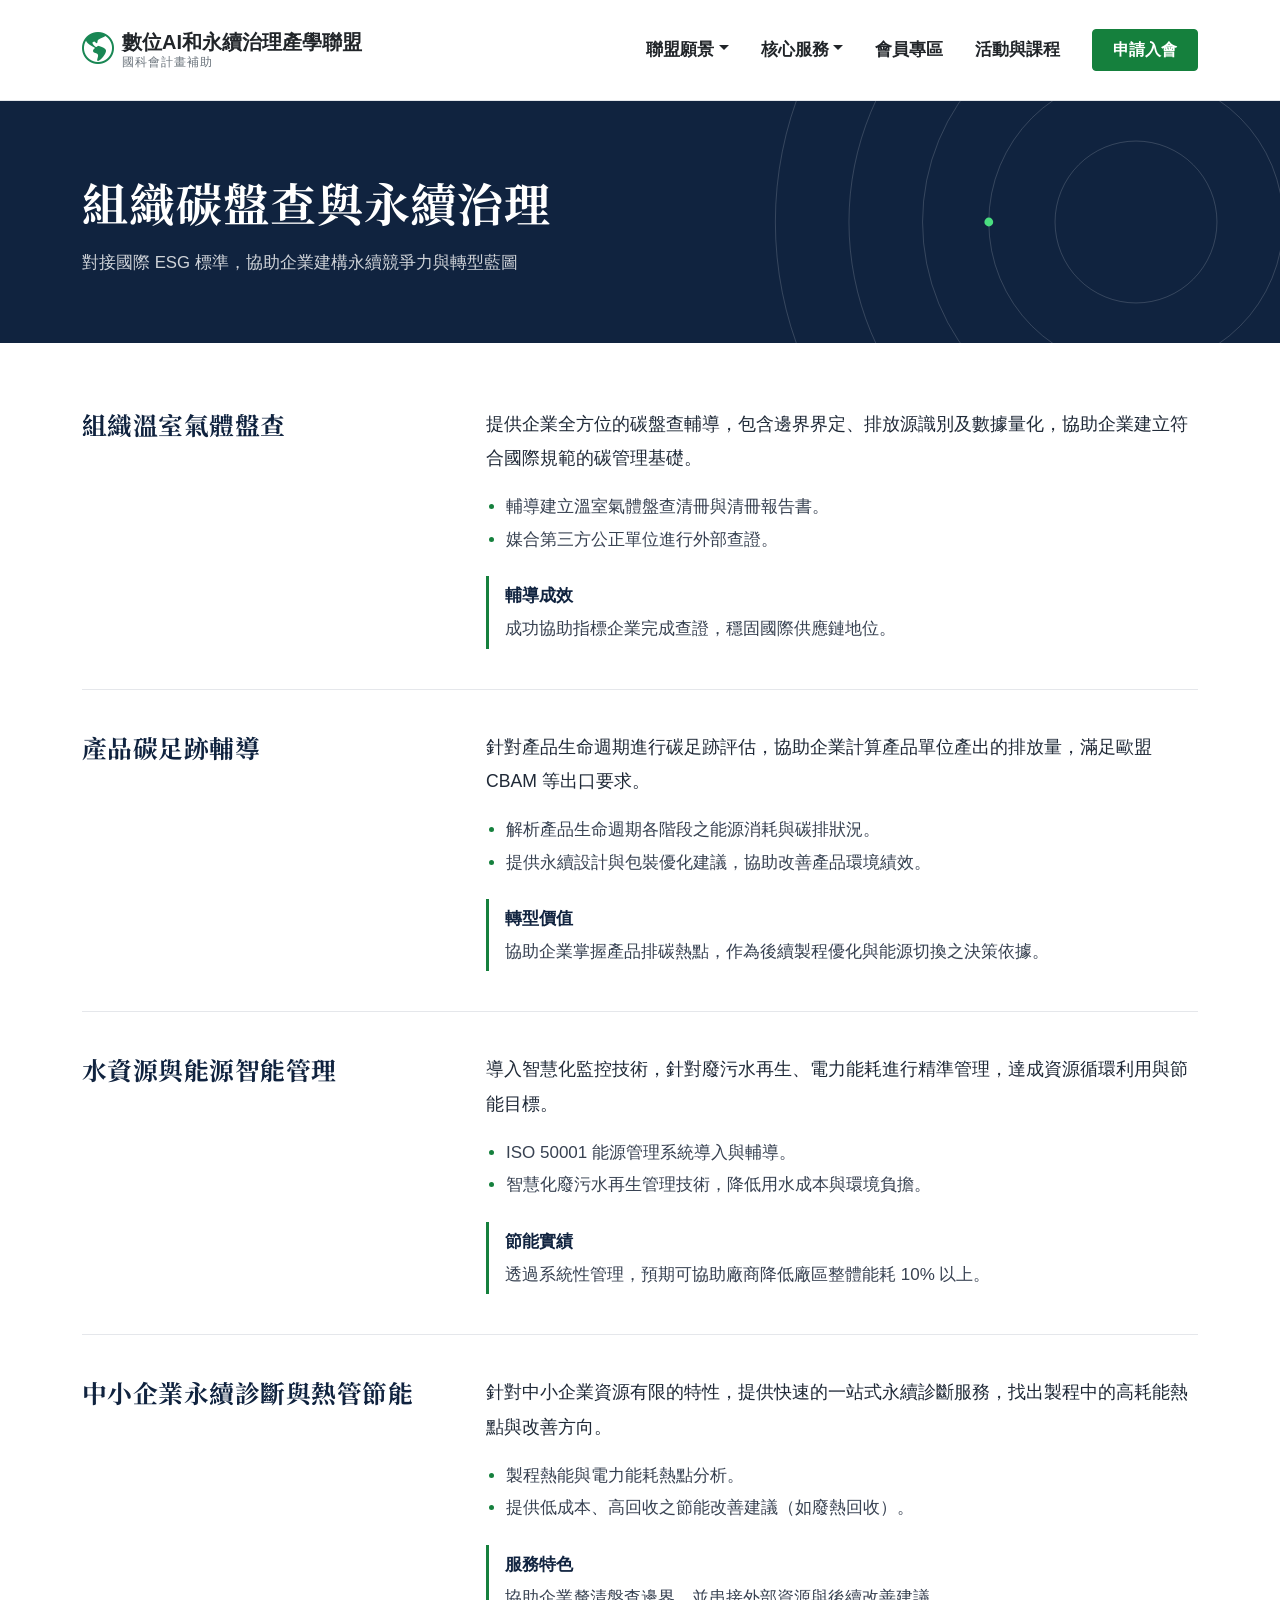
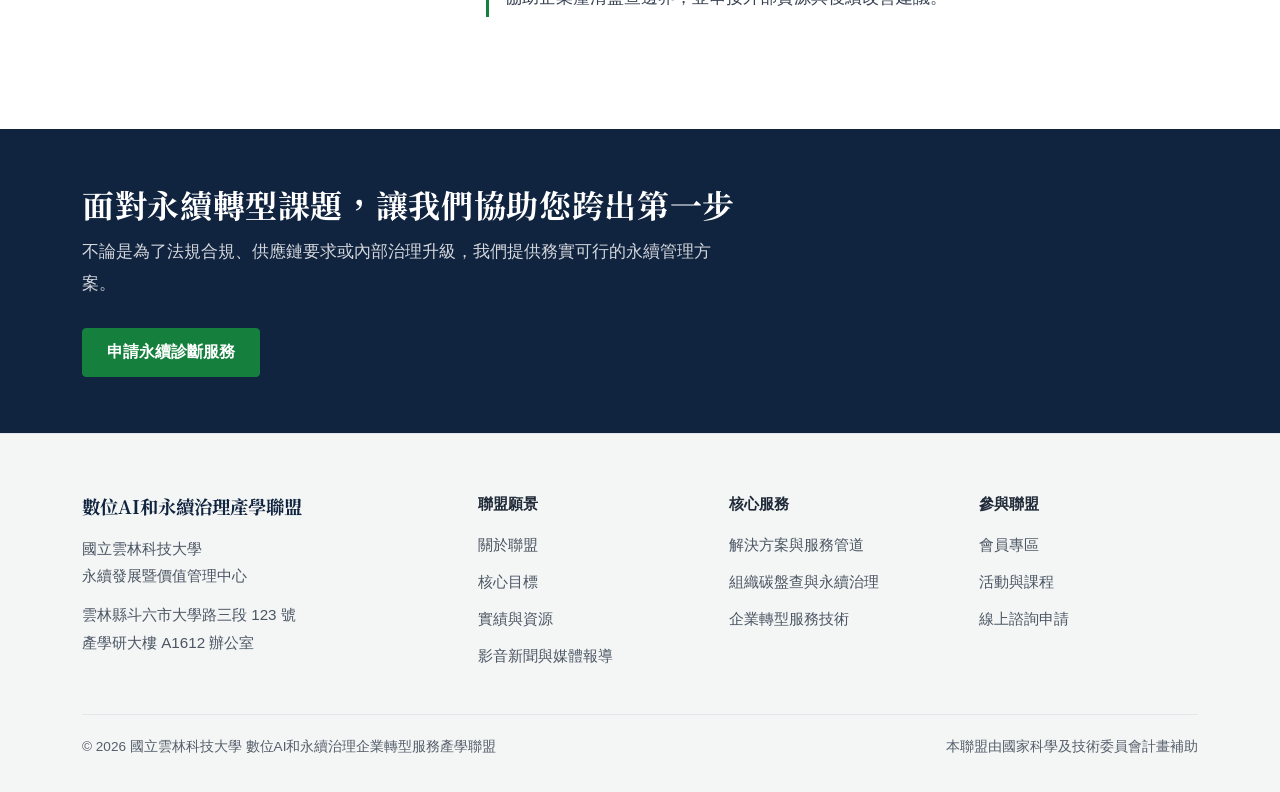
<file: sustainability.html>
<!DOCTYPE html>
<html lang="zh-TW">
<head>
    <meta charset="UTF-8">
    <meta name="viewport" content="width=device-width, initial-scale=1.0">
    <title>組織碳盤查與永續治理 - 數位AI和永續治理企業轉型服務產學聯盟</title>
    <link href="https://cdn.jsdelivr.net/npm/bootstrap@5.3.0/dist/css/bootstrap.min.css" rel="stylesheet">
    <link rel="stylesheet" href="https://cdn.jsdelivr.net/npm/bootstrap-icons@1.10.5/font/bootstrap-icons.css">
    <link rel="preconnect" href="https://fonts.googleapis.com">
    <link rel="preconnect" href="https://fonts.gstatic.com" crossorigin>
    <link rel="stylesheet" href="https://fonts.googleapis.com/css2?family=Noto+Serif+TC:wght@600;700&display=swap">
    <link rel="stylesheet" href="style.css">
</head>
<body>
    <a class="skip-link visually-hidden-focusable" href="#main-content">跳到主要內容</a>


    <header id="site-header"><div id="navbar-placeholder"></div></header>

    <main id="main-content" tabindex="-1">
    <section class="page-head">
        <svg class="page-head-rings" viewBox="-500 -500 1000 1000" aria-hidden="true" focusable="false">
            <circle r="110"></circle><circle r="200"></circle><circle r="290"></circle><circle r="390"></circle><circle r="490"></circle>
            <circle class="dot" cx="-200" cy="0" r="6"></circle>
        </svg>
        <div class="container">
            <h1>組織碳盤查與永續治理</h1>
            <p>對接國際 ESG 標準，協助企業建構永續競爭力與轉型藍圖</p>
        </div>
    </section>
    <div class="doc-page">
        <div class="container">
            <section class="doc-block" id="iso14064">
                <h2>組織溫室氣體盤查</h2>
                <div class="doc-body">
                    <p class="doc-lead">提供企業全方位的碳盤查輔導，包含邊界界定、排放源識別及數據量化，協助企業建立符合國際規範的碳管理基礎。</p>
                    <ul>
                        <li>輔導建立溫室氣體盤查清冊與清冊報告書。</li>
                        <li>媒合第三方公正單位進行外部查證。</li>
                    </ul>
                    <p class="doc-note"><strong>輔導成效</strong>成功協助指標企業完成查證，穩固國際供應鏈地位。</p>
                </div>
            </section>

            <section class="doc-block" id="iso14067">
                <h2>產品碳足跡輔導</h2>
                <div class="doc-body">
                    <p class="doc-lead">針對產品生命週期進行碳足跡評估，協助企業計算產品單位產出的排放量，滿足歐盟 CBAM 等出口要求。</p>
                    <ul>
                        <li>解析產品生命週期各階段之能源消耗與碳排狀況。</li>
                        <li>提供永續設計與包裝優化建議，協助改善產品環境績效。</li>
                    </ul>
                    <p class="doc-note"><strong>轉型價值</strong>協助企業掌握產品排碳熱點，作為後續製程優化與能源切換之決策依據。</p>
                </div>
            </section>

            <section class="doc-block" id="energy">
                <h2>水資源與能源智能管理</h2>
                <div class="doc-body">
                    <p class="doc-lead">導入智慧化監控技術，針對廢污水再生、電力能耗進行精準管理，達成資源循環利用與節能目標。</p>
                    <ul>
                        <li>ISO 50001 能源管理系統導入與輔導。</li>
                        <li>智慧化廢污水再生管理技術，降低用水成本與環境負擔。</li>
                    </ul>
                    <p class="doc-note"><strong>節能實績</strong>透過系統性管理，預期可協助廠商降低廠區整體能耗 10% 以上。</p>
                </div>
            </section>

            <section class="doc-block" id="diagnosis">
                <h2>中小企業永續診斷與熱管節能</h2>
                <div class="doc-body">
                    <p class="doc-lead">針對中小企業資源有限的特性，提供快速的一站式永續診斷服務，找出製程中的高耗能熱點與改善方向。</p>
                    <ul>
                        <li>製程熱能與電力能耗熱點分析。</li>
                        <li>提供低成本、高回收之節能改善建議（如廢熱回收）。</li>
                    </ul>
                    <p class="doc-note"><strong>服務特色</strong>協助企業釐清盤查邊界，並串接外部資源與後續改善建議。</p>
                </div>
            </section>
        </div>
    </div>

    <section class="doc-cta" aria-labelledby="cta-title">
        <div class="container">
            <h2 id="cta-title">面對永續轉型課題，讓我們協助您跨出第一步</h2>
            <p>不論是為了法規合規、供應鏈要求或內部治理升級，我們提供務實可行的永續管理方案。</p>
            <a href="index.html#contact" class="btn">申請永續診斷服務</a>
        </div>
    </section>
    </main>


    <footer class="site-footer">
        <div class="container">
            <div class="footer-grid">
                <div class="footer-brand">
                    <p class="footer-name">數位AI和永續治理產學聯盟</p>
                    <p>國立雲林科技大學<br>永續發展暨價值管理中心</p>
                    <p>雲林縣斗六市大學路三段 123 號<br>產學研大樓 A1612 辦公室</p>
                </div>
                <nav class="footer-col" aria-label="聯盟願景">
                    <p class="footer-title">聯盟願景</p>
                    <ul>
                        <li><a href="about.html">關於聯盟</a></li>
                        <li><a href="goals.html">核心目標</a></li>
                        <li><a href="resources.html">實績與資源</a></li>
                        <li><a href="cases.html">影音新聞與媒體報導</a></li>
                    </ul>
                </nav>
                <nav class="footer-col" aria-label="核心服務">
                    <p class="footer-title">核心服務</p>
                    <ul>
                        <li><a href="solutions.html">解決方案與服務管道</a></li>
                        <li><a href="sustainability.html">組織碳盤查與永續治理</a></li>
                        <li><a href="transformation.html">企業轉型服務技術</a></li>
                    </ul>
                </nav>
                <nav class="footer-col" aria-label="參與聯盟">
                    <p class="footer-title">參與聯盟</p>
                    <ul>
                        <li><a href="membership.html">會員專區</a></li>
                        <li><a href="events.html">活動與課程</a></li>
                        <li><a href="https://www.surveycake.com/s/QyApK" target="_blank" rel="noopener noreferrer">線上諮詢申請<span class="visually-hidden">（另開新視窗）</span></a></li>
                    </ul>
                </nav>
            </div>
            <div class="footer-legal">
                <p>© 2026 國立雲林科技大學 數位AI和永續治理企業轉型服務產學聯盟</p>
                <p>本聯盟由國家科學及技術委員會計畫補助</p>
            </div>
        </div>
    </footer>

    <script src="https://cdn.jsdelivr.net/npm/bootstrap@5.3.0/dist/js/bootstrap.bundle.min.js"></script>
    <script src="load-nav.js"></script>
</body>
</html>
</file>
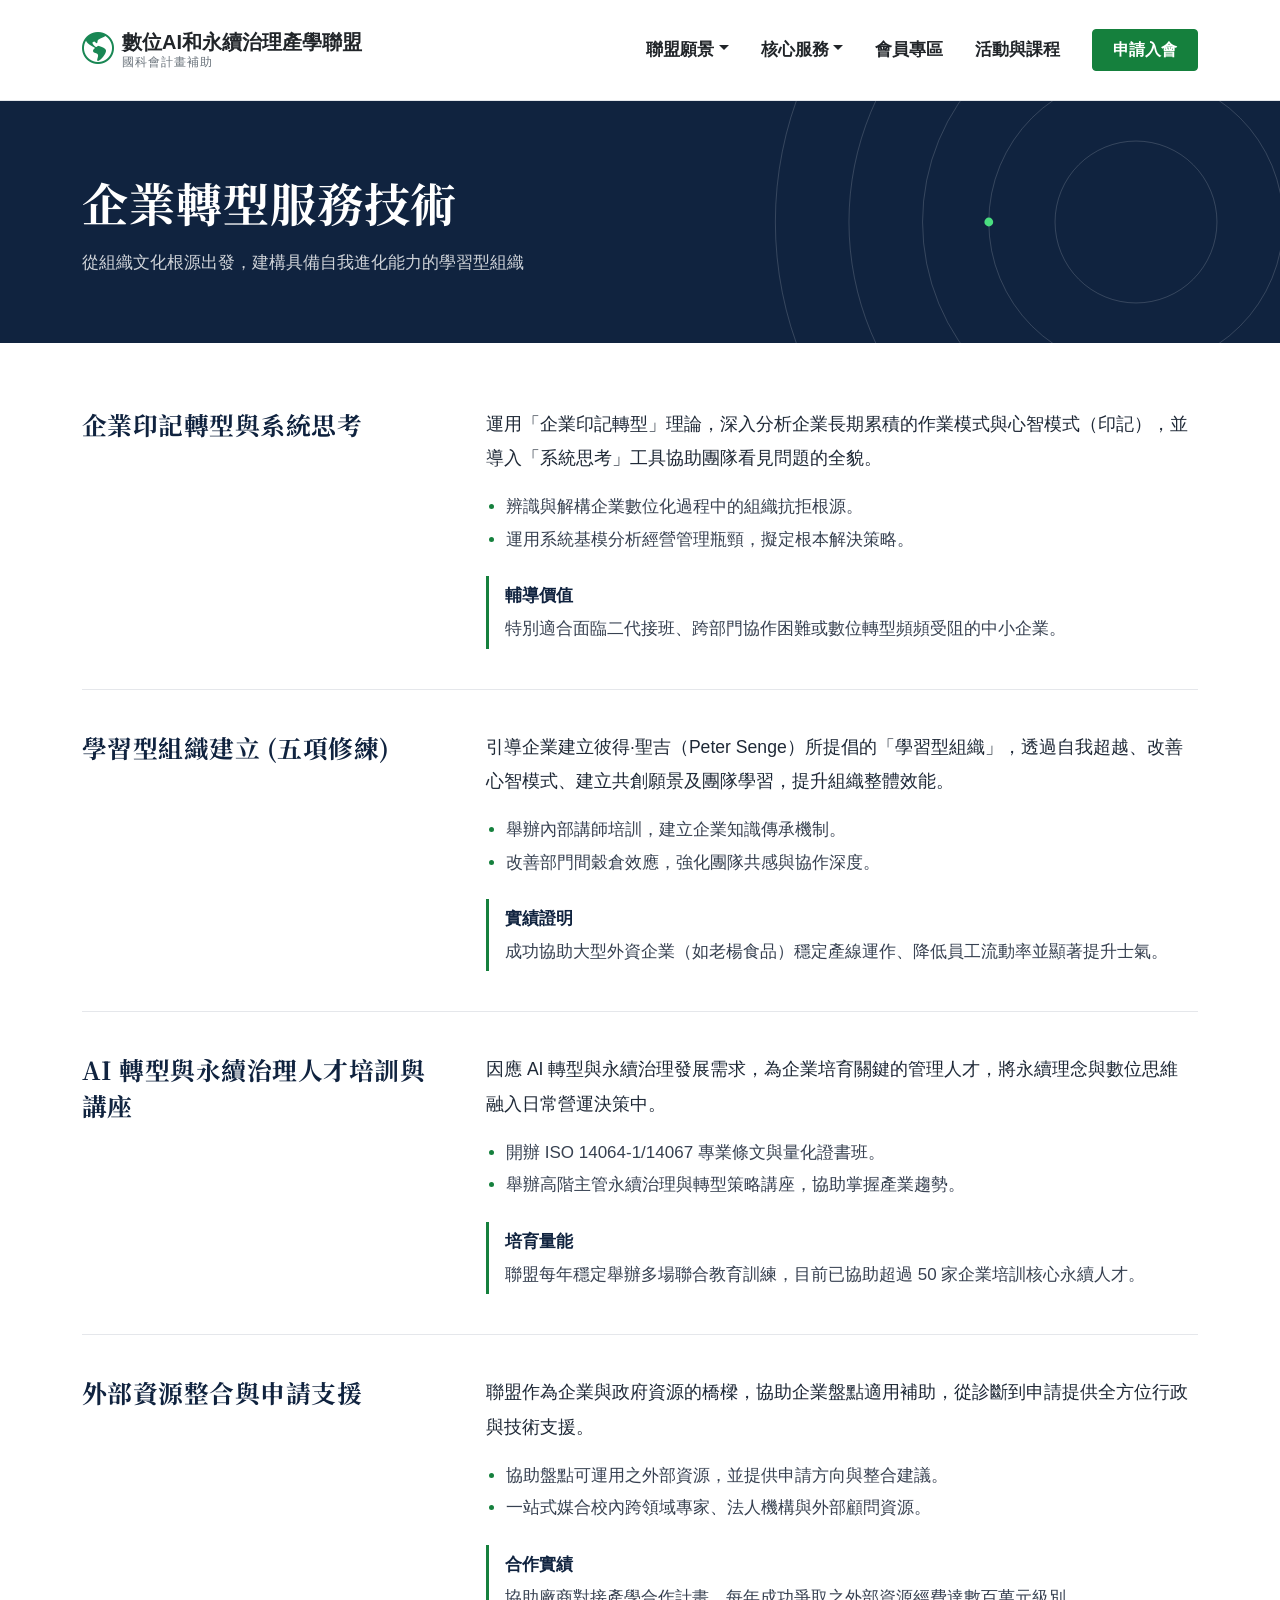
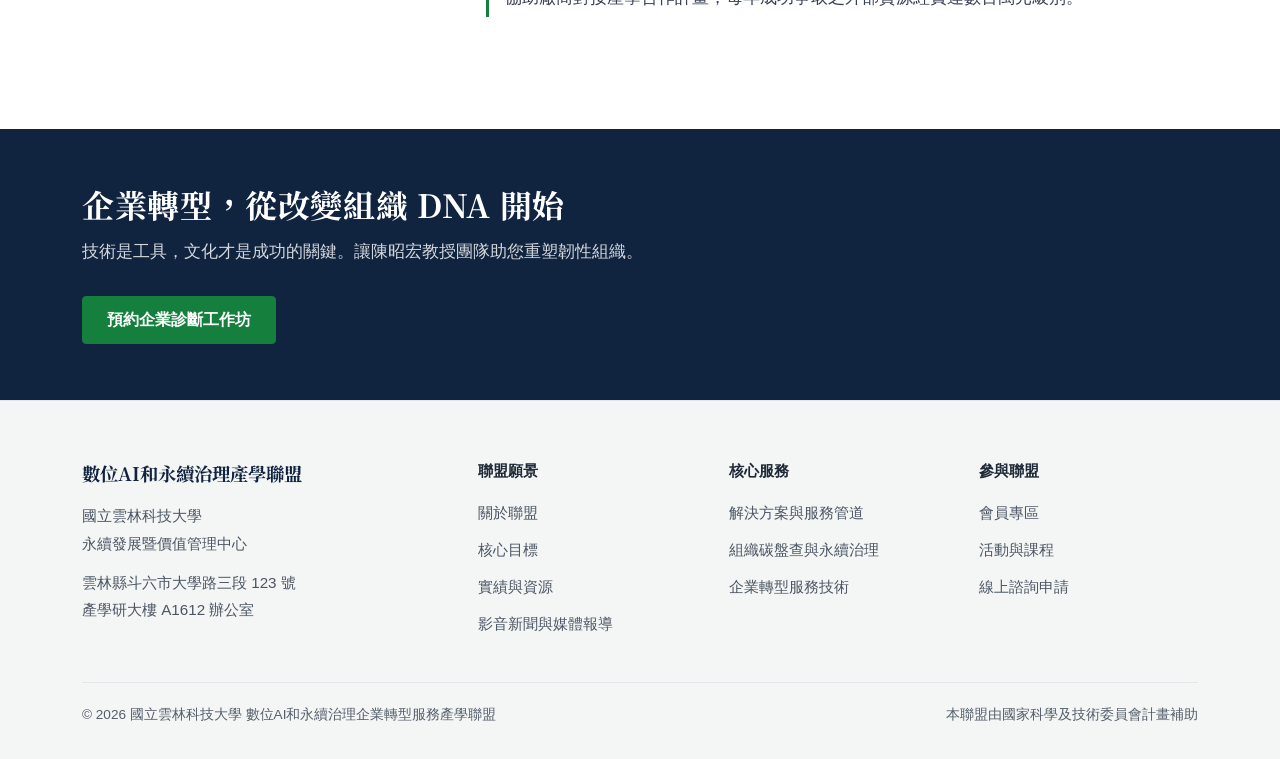
<file: transformation.html>
<!DOCTYPE html>
<html lang="zh-TW">
<head>
    <meta charset="UTF-8">
    <meta name="viewport" content="width=device-width, initial-scale=1.0">
    <title>企業轉型服務技術 - 數位AI和永續治理企業轉型服務產學聯盟</title>
    <link href="https://cdn.jsdelivr.net/npm/bootstrap@5.3.0/dist/css/bootstrap.min.css" rel="stylesheet">
    <link rel="stylesheet" href="https://cdn.jsdelivr.net/npm/bootstrap-icons@1.10.5/font/bootstrap-icons.css">
    <link rel="preconnect" href="https://fonts.googleapis.com">
    <link rel="preconnect" href="https://fonts.gstatic.com" crossorigin>
    <link rel="stylesheet" href="https://fonts.googleapis.com/css2?family=Noto+Serif+TC:wght@600;700&display=swap">
    <link rel="stylesheet" href="style.css">
</head>
<body>
    <a class="skip-link visually-hidden-focusable" href="#main-content">跳到主要內容</a>


    <header id="site-header"><div id="navbar-placeholder"></div></header>

    <main id="main-content" tabindex="-1">
    <section class="page-head">
        <svg class="page-head-rings" viewBox="-500 -500 1000 1000" aria-hidden="true" focusable="false">
            <circle r="110"></circle><circle r="200"></circle><circle r="290"></circle><circle r="390"></circle><circle r="490"></circle>
            <circle class="dot" cx="-200" cy="0" r="6"></circle>
        </svg>
        <div class="container">
            <h1>企業轉型服務技術</h1>
            <p>從組織文化根源出發，建構具備自我進化能力的學習型組織</p>
        </div>
    </section>
    <div class="doc-page">
        <div class="container">
            <section class="doc-block" id="imprint">
                <h2>企業印記轉型與系統思考</h2>
                <div class="doc-body">
                    <p class="doc-lead">運用「企業印記轉型」理論，深入分析企業長期累積的作業模式與心智模式（印記），並導入「系統思考」工具協助團隊看見問題的全貌。</p>
                    <ul>
                        <li>辨識與解構企業數位化過程中的組織抗拒根源。</li>
                        <li>運用系統基模分析經營管理瓶頸，擬定根本解決策略。</li>
                    </ul>
                    <p class="doc-note"><strong>輔導價值</strong>特別適合面臨二代接班、跨部門協作困難或數位轉型頻頻受阻的中小企業。</p>
                </div>
            </section>

            <section class="doc-block" id="learning">
                <h2>學習型組織建立 (五項修練)</h2>
                <div class="doc-body">
                    <p class="doc-lead">引導企業建立彼得·聖吉（Peter Senge）所提倡的「學習型組織」，透過自我超越、改善心智模式、建立共創願景及團隊學習，提升組織整體效能。</p>
                    <ul>
                        <li>舉辦內部講師培訓，建立企業知識傳承機制。</li>
                        <li>改善部門間穀倉效應，強化團隊共感與協作深度。</li>
                    </ul>
                    <p class="doc-note"><strong>實績證明</strong>成功協助大型外資企業（如老楊食品）穩定產線運作、降低員工流動率並顯著提升士氣。</p>
                </div>
            </section>

            <section class="doc-block" id="talent">
                <h2>AI 轉型與永續治理人才培訓與講座</h2>
                <div class="doc-body">
                    <p class="doc-lead">因應 AI 轉型與永續治理發展需求，為企業培育關鍵的管理人才，將永續理念與數位思維融入日常營運決策中。</p>
                    <ul>
                        <li>開辦 ISO 14064-1/14067 專業條文與量化證書班。</li>
                        <li>舉辦高階主管永續治理與轉型策略講座，協助掌握產業趨勢。</li>
                    </ul>
                    <p class="doc-note"><strong>培育量能</strong>聯盟每年穩定舉辦多場聯合教育訓練，目前已協助超過 50 家企業培訓核心永續人才。</p>
                </div>
            </section>

            <section class="doc-block" id="subsidy">
                <h2>外部資源整合與申請支援</h2>
                <div class="doc-body">
                    <p class="doc-lead">聯盟作為企業與政府資源的橋樑，協助企業盤點適用補助，從診斷到申請提供全方位行政與技術支援。</p>
                    <ul>
                        <li>協助盤點可運用之外部資源，並提供申請方向與整合建議。</li>
                        <li>一站式媒合校內跨領域專家、法人機構與外部顧問資源。</li>
                    </ul>
                    <p class="doc-note"><strong>合作實績</strong>協助廠商對接產學合作計畫，每年成功爭取之外部資源經費達數百萬元級別。</p>
                </div>
            </section>
        </div>
    </div>

    <section class="doc-cta" aria-labelledby="cta-title">
        <div class="container">
            <h2 id="cta-title">企業轉型，從改變組織 DNA 開始</h2>
            <p>技術是工具，文化才是成功的關鍵。讓陳昭宏教授團隊助您重塑韌性組織。</p>
            <a href="index.html#contact" class="btn">預約企業診斷工作坊</a>
        </div>
    </section>
    </main>


    <footer class="site-footer">
        <div class="container">
            <div class="footer-grid">
                <div class="footer-brand">
                    <p class="footer-name">數位AI和永續治理產學聯盟</p>
                    <p>國立雲林科技大學<br>永續發展暨價值管理中心</p>
                    <p>雲林縣斗六市大學路三段 123 號<br>產學研大樓 A1612 辦公室</p>
                </div>
                <nav class="footer-col" aria-label="聯盟願景">
                    <p class="footer-title">聯盟願景</p>
                    <ul>
                        <li><a href="about.html">關於聯盟</a></li>
                        <li><a href="goals.html">核心目標</a></li>
                        <li><a href="resources.html">實績與資源</a></li>
                        <li><a href="cases.html">影音新聞與媒體報導</a></li>
                    </ul>
                </nav>
                <nav class="footer-col" aria-label="核心服務">
                    <p class="footer-title">核心服務</p>
                    <ul>
                        <li><a href="solutions.html">解決方案與服務管道</a></li>
                        <li><a href="sustainability.html">組織碳盤查與永續治理</a></li>
                        <li><a href="transformation.html">企業轉型服務技術</a></li>
                    </ul>
                </nav>
                <nav class="footer-col" aria-label="參與聯盟">
                    <p class="footer-title">參與聯盟</p>
                    <ul>
                        <li><a href="membership.html">會員專區</a></li>
                        <li><a href="events.html">活動與課程</a></li>
                        <li><a href="https://www.surveycake.com/s/QyApK" target="_blank" rel="noopener noreferrer">線上諮詢申請<span class="visually-hidden">（另開新視窗）</span></a></li>
                    </ul>
                </nav>
            </div>
            <div class="footer-legal">
                <p>© 2026 國立雲林科技大學 數位AI和永續治理企業轉型服務產學聯盟</p>
                <p>本聯盟由國家科學及技術委員會計畫補助</p>
            </div>
        </div>
    </footer>

    <script src="https://cdn.jsdelivr.net/npm/bootstrap@5.3.0/dist/js/bootstrap.bundle.min.js"></script>
    <script src="load-nav.js"></script>
</body>
</html>
</file>
<file: style.css>
/* =========================
   Base
   ========================= */

html {
    scroll-behavior: smooth;
}

body {
    font-family: "Noto Sans TC", "Microsoft JhengHei", sans-serif;
    color: #1f2937;
    background-color: #f8f9fa;
    line-height: 1.6;
}

/* 標題用宋體（思源宋體），和內文黑體區分；卡片內的小標維持黑體 */
h1,
h2 {
    font-family: "Noto Serif TC", "Noto Serif CJK TC", "Source Han Serif TC", "PMingLiU", serif;
    font-weight: 700;
    letter-spacing: 0.02em;
}

img {
    max-width: 100%;
    height: auto;
}

a {
    text-decoration: none;
}

section {
    position: relative;
}

/* =========================
   Skip Link
   ========================= */

.skip-link {
    position: absolute;
    left: 1rem;
    top: -3.5rem;
    z-index: 9999;
    background: #111827;
    color: #ffffff;
    padding: 0.75rem 1rem;
    border-radius: 0.5rem;
    text-decoration: none;
    transition: top 0.2s ease;
}

.skip-link:focus {
    top: 1rem;
}

/* =========================
   Header / Navbar
   ========================= */

#site-header {
    position: sticky;
    top: 0;
    z-index: 1030;
}

.navbar {
    background: rgba(255, 255, 255, 0.96);
    backdrop-filter: blur(10px);
    box-shadow: 0 4px 18px rgba(15, 23, 42, 0.08);
}

.navbar-brand img,
.navbar-brand svg {
    max-height: 56px;
}

.navbar .nav-link {
    font-weight: 700;
    color: #1f2937;
    padding: 0.9rem 1rem;
}

.navbar .nav-link:hover,
.navbar .nav-link:focus {
    color: #198754;
}

.navbar .dropdown-menu {
    border: 0;
    border-radius: 0.9rem;
    padding: 0.5rem 0;
    box-shadow: 0 14px 34px rgba(15, 23, 42, 0.12);
    min-width: 220px;
}

.navbar .dropdown-item {
    padding: 0.7rem 1rem;
    color: #1f2937;
    white-space: nowrap;
}

.navbar .dropdown-item:hover,
.navbar .dropdown-item:focus {
    background: #f3f4f6;
    color: #198754;
}

.navbar .dropdown-submenu {
    position: relative;
}

.navbar .dropdown-submenu > .dropdown-menu {
    top: 0;
    left: 100%;
    margin-top: -0.35rem;
    margin-left: 0.25rem;
    display: none;
}

.navbar .dropdown-submenu:hover > .dropdown-menu,
.navbar .dropdown-submenu:focus-within > .dropdown-menu {
    display: block;
}

.navbar .btn-success,
.navbar .apply-btn,
.navbar .join-btn {
    border-radius: 999px;
    padding: 0.8rem 1.5rem;
    font-weight: 700;
}

.submenu-item-wrap {
    display: flex;
    align-items: stretch;
    justify-content: space-between;
}

.submenu-link {
    flex: 1 1 auto;
    display: flex;
    align-items: center;
}

.submenu-toggle-btn {
    border: 0;
    background: transparent;
    color: #1f2937;
    padding: 0.7rem 0.9rem;
    display: inline-flex;
    align-items: center;
    justify-content: center;
    border-radius: 0.5rem;
}

.submenu-toggle-btn:hover,
.submenu-toggle-btn:focus {
    background: #f3f4f6;
    color: #198754;
}

.navbar .dropdown-submenu {
    position: relative;
}

.navbar .dropdown-submenu > .dropdown-menu {
    top: 0;
    left: 100%;
    margin-top: 0;
    margin-left: 0;
    display: none;
    min-width: 220px;
}

.navbar .dropdown-submenu.show-submenu > .dropdown-menu,
.navbar .dropdown-submenu.is-hovered > .dropdown-menu {
    display: block;
}

/* =========================
   Home Hero：同心圓主視覺
   ========================= */

.hero-orbit {
    position: relative;
    overflow: hidden;
    display: flex;
    align-items: center;
    min-height: clamp(560px, 80vh, 780px);
    padding: 5rem 0;
    background: #10233f;
    color: #ffffff;
}

.hero-orbit-inner {
    position: relative;
    z-index: 1;
}

.hero-copy {
    max-width: 31rem;
}

.hero-copy h1 {
    margin: 0 0 1.5rem;
    font-size: clamp(2.3rem, 4.6vw, 3.7rem);
    font-weight: 700;
    line-height: 1.28;
    letter-spacing: 0.02em;
    color: #ffffff;
}

.hero-lead {
    margin: 0 0 2.25rem;
    font-size: 1.08rem;
    line-height: 1.95;
    color: rgba(255, 255, 255, 0.82);
}

.hero-actions {
    display: flex;
    flex-wrap: wrap;
    gap: 0.75rem;
}

.hero-btn-primary,
.hero-btn-secondary {
    min-height: 48px;
    padding: 0.7rem 1.6rem;
    border-radius: 999px;
    font-weight: 700;
}

.hero-btn-primary {
    background: #15803d;
    border: 1px solid #15803d;
    color: #ffffff;
}

.hero-btn-primary:hover,
.hero-btn-primary:focus-visible {
    background: #166534;
    border-color: #166534;
    color: #ffffff;
}

.hero-btn-secondary {
    border: 1px solid rgba(255, 255, 255, 0.55);
    color: #ffffff;
}

.hero-btn-secondary:hover,
.hero-btn-secondary:focus-visible {
    background: rgba(255, 255, 255, 0.1);
    color: #ffffff;
}

.hero-orbit .btn:focus-visible {
    outline: 3px solid #ffffff;
    outline-offset: 3px;
}

/* 同心圓：圓心在右側，外圈延伸出畫面 */
.hero-orbit-svg {
    position: absolute;
    top: 50%;
    left: 68%;
    width: min(1080px, 100vw);
    height: auto;
    aspect-ratio: 1;
    transform: translate(-50%, -50%);
    overflow: visible;
    pointer-events: none;
}

.hero-orbit-svg * {
    transform-box: view-box;
    transform-origin: 0 0;
}

.hero-orbit-svg .ring {
    fill: none;
    stroke: rgba(255, 255, 255, 0.34);
    stroke-width: 1;
    vector-effect: non-scaling-stroke;
}

.hero-orbit-svg .ring-faint {
    stroke: rgba(255, 255, 255, 0.14);
}

.hero-orbit-svg .orbit-dot {
    fill: rgba(255, 255, 255, 0.7);
}

.hero-orbit-svg .orbit-dot.is-green {
    fill: #4ade80;
}

.hero-orbit-svg .ring-label circle {
    fill: #ffffff;
}

/* 文字外圈描上底色，遮住穿過文字的軌道線 */
.hero-orbit-svg .ring-label text {
    fill: rgba(255, 255, 255, 0.92);
    font-size: 17px;
    font-weight: 500;
    letter-spacing: 0.04em;
    paint-order: stroke;
    stroke: #10233f;
    stroke-width: 8px;
    stroke-linejoin: round;
}

.hero-orbit-svg .core-edge {
    fill: none;
    stroke: rgba(255, 255, 255, 0.55);
    stroke-width: 1.5;
    vector-effect: non-scaling-stroke;
}

.hero-orbit-svg .core-divider {
    stroke: rgba(255, 255, 255, 0.7);
    stroke-width: 1;
    vector-effect: non-scaling-stroke;
}

.hero-orbit-svg .ripple {
    fill: none;
    stroke: rgba(74, 222, 128, 0.6);
    stroke-width: 1.5;
    vector-effect: non-scaling-stroke;
    opacity: 0;
}

/* 唯一的動畫時刻：載入時由內向外展開一次，之後只剩軌道上的點緩慢移動 */
@media (prefers-reduced-motion: no-preference) {
    .hero-orbit-svg .ring,
    .hero-orbit-svg .core {
        animation: orbit-expand 1.1s cubic-bezier(0.2, 0.7, 0.2, 1) both;
    }

    .hero-orbit-svg .core   { animation-delay: 0s; }
    .hero-orbit-svg .ring-1 { animation-delay: 0.15s; }
    .hero-orbit-svg .ring-2 { animation-delay: 0.3s; }
    .hero-orbit-svg .ring-3 { animation-delay: 0.45s; }
    .hero-orbit-svg .ring-4 { animation-delay: 0.6s; }
    .hero-orbit-svg .ring-5 { animation-delay: 0.75s; }

    .hero-orbit-svg .ripple {
        animation: orbit-ripple 2.6s ease-out 0.2s 1 both;
    }

    .hero-orbit-svg .ring-label {
        animation: orbit-fade 0.8s ease-out both;
    }

    .hero-orbit-svg .label-1 { animation-delay: 0.9s; }
    .hero-orbit-svg .label-2 { animation-delay: 1.05s; }
    .hero-orbit-svg .label-3 { animation-delay: 1.2s; }

    .hero-orbit-svg .orbit {
        animation: orbit-spin linear infinite, orbit-fade 1s ease-out 1s both;
    }

    .hero-orbit-svg .orbit-1 { animation-duration: 70s, 1s; }
    .hero-orbit-svg .orbit-2 { animation-duration: 110s, 1s; animation-direction: reverse, normal; }
    .hero-orbit-svg .orbit-3 { animation-duration: 150s, 1s; }
    .hero-orbit-svg .orbit-4 { animation-duration: 210s, 1s; animation-direction: reverse, normal; }
}

@keyframes orbit-expand {
    from { transform: scale(0.35); opacity: 0; }
    to   { transform: scale(1);    opacity: 1; }
}

@keyframes orbit-ripple {
    0%   { transform: scale(1);  opacity: 0.8; }
    100% { transform: scale(9);  opacity: 0; }
}

@keyframes orbit-fade {
    from { opacity: 0; }
    to   { opacity: 1; }
}

@keyframes orbit-spin {
    to { transform: rotate(360deg); }
}

@media (max-width: 991.98px) {
    .hero-orbit {
        min-height: auto;
        padding: 21rem 0 3.5rem;
    }

    /* 手機與平板：同心圓移到文字上方，外圈延伸到畫面外 */
    .hero-orbit-svg {
        top: 12rem;
        left: 50%;
        width: 140vw;
        max-width: 600px;
    }

    .hero-orbit-svg .ring-label text {
        font-size: 19px;
    }
}








/* =========================
   Shared Card Effects
   ========================= */

/* 卡片不再做滑過上浮效果：這些卡片不能點擊，上浮會讓人誤以為是連結 */

/* =========================
   Home Sections
   ========================= */

/* ---------- 區塊底色：白／淡綠灰／深藍 交替 ---------- */

.section-white {
    background-color: #ffffff;
}

.section-tint {
    background-color: #eef4f0;
}

.section-navy {
    background: #10233f;
}

#services h2,
#membership h2,
#latest-events h2 {
    color: #111827;
}

#contact h2 {
    color: #ffffff;
}

#contact p.text-light {
    color: rgba(255, 255, 255, 0.88) !important;
}

#services .card,
#membership .card,
#contact .bg-white {
    border-radius: 1.2rem;
}

#services .card-body p,
#membership .card-body li,
#contact p {
    line-height: 1.8;
}

#membership .card-header {
    border-top-left-radius: 1.2rem;
    border-top-right-radius: 1.2rem;
    border-bottom: none;
}

#membership .card-body h3 {
    color: #111827;
}

#contact .bg-white {
    border-radius: 1.4rem;
}

#contact .btn-success {
    border-radius: 999px;
}

/* ---------- 首頁：最新活動 ---------- */

.home-next {
    display: flex;
    flex-wrap: wrap;
    align-items: center;
    gap: 0.5rem 1.25rem;
    padding: 1rem 1.4rem;
    border-radius: 1rem;
    border-left: 5px solid #15803d;
    background: #ffffff;
    color: #1f2937;
    box-shadow: 0 8px 24px rgba(15, 23, 42, 0.06);
}

.home-next:hover .home-next-title,
.home-next:focus-visible .home-next-title {
    text-decoration: underline;
    text-underline-offset: 0.2em;
}

.home-next-label {
    padding: 0.2rem 0.7rem;
    border-radius: 999px;
    background: #dcfce7;
    color: #166534;
    font-size: 0.85rem;
    font-weight: 700;
}

.home-next-date {
    color: #4b5563;
    font-variant-numeric: tabular-nums;
}

.home-next-title {
    flex: 1 1 18rem;
    font-weight: 700;
    color: #0f172a;
}

.home-next-days {
    color: #15803d;
    font-weight: 700;
    white-space: nowrap;
}

.home-event-card {
    display: flex;
    flex-direction: column;
    height: 100%;
    border-radius: 1.2rem;
    overflow: hidden;
    background: #ffffff;
    color: #1f2937;
    box-shadow: 0 8px 24px rgba(15, 23, 42, 0.06);
}

.home-event-card:hover h3,
.home-event-card:focus-visible h3 {
    text-decoration: underline;
    text-underline-offset: 0.2em;
}

.home-next:focus-visible,
.home-event-card:focus-visible {
    outline: 3px solid #2563eb;
    outline-offset: 3px;
}

.home-event-img {
    margin: 0;
    aspect-ratio: 16 / 10;
    background: #e5e7eb;
    overflow: hidden;
}

.home-event-img img {
    width: 100%;
    height: 100%;
    object-fit: cover;
    display: block;
}

.home-event-img.is-portrait img {
    object-position: center top;
}

.home-event-body {
    display: flex;
    flex-direction: column;
    gap: 0.6rem;
    padding: 1.25rem 1.3rem 1.4rem;
}

.home-event-body .past-date {
    display: flex;
    align-items: center;
    justify-content: space-between;
    gap: 0.5rem;
    color: #4b5563;
    font-size: 0.92rem;
    font-variant-numeric: tabular-nums;
}

.home-event-body h3 {
    margin: 0;
    font-size: 1.12rem;
    font-weight: 700;
    line-height: 1.5;
    color: #0f172a;
}

.home-event-place {
    margin: 0;
    color: #4b5563;
    font-size: 0.95rem;
}

/* =========================
   Footer
   ========================= */

footer {
    border-top: 1px solid #e5e7eb;
}

/* =========================
   Membership Page
   ========================= */

.membership-page {
    background: #f8fafc;
    color: #1f2937;
}

/* Hero Section */
.membership-hero {
    background: #ffffff;
}

.membership-eyebrow {
    display: inline-flex;
    align-items: center;
    gap: 0.5rem;
    background: #ecfdf3;
    color: #166534;
    border: 1px solid #bbf7d0;
    border-radius: 999px;
    padding: 0.5rem 0.9rem;
    font-size: 0.95rem;
    font-weight: 700;
    margin-bottom: 1rem;
}

.membership-hero h1 {
    line-height: 1.2;
    letter-spacing: -0.02em;
}

.membership-hero .lead {
    font-size: 1.1rem;
    line-height: 1.9;
    max-width: 42rem;
}

.membership-hero-actions .btn {
    border-radius: 999px;
    font-weight: 700;
    min-height: 48px;
}

.membership-highlights {
    display: grid;
    gap: 0.75rem;
}

.membership-highlights li {
    display: flex;
    align-items: flex-start;
    gap: 0.65rem;
    color: #374151;
    line-height: 1.7;
}

.membership-highlights i {
    color: #16a34a;
    font-size: 1.1rem;
    margin-top: 0.1rem;
}

.membership-overview-card {
    background: #ffffff;
    border: 1px solid rgba(15, 23, 42, 0.08);
    border-radius: 1.5rem;
    padding: 1.5rem;
    box-shadow: 0 16px 40px rgba(15, 23, 42, 0.08);
}

.overview-grid {
    display: grid;
    grid-template-columns: repeat(2, minmax(0, 1fr));
    gap: 1rem;
}

.overview-item {
    background: #f8fafc;
    border: 1px solid #e5e7eb;
    border-radius: 1rem;
    padding: 1rem;
}

.overview-label {
    display: block;
    font-size: 0.85rem;
    color: #6b7280;
    margin-bottom: 0.4rem;
}

.overview-item strong {
    display: block;
    font-size: 1rem;
    line-height: 1.5;
    color: #111827;
}

.overview-note {
    margin-top: 1rem;
    background: #f9fafb;
    border-left: 4px solid #16a34a;
    border-radius: 0.9rem;
    padding: 0.95rem 1rem;
    color: #4b5563;
    line-height: 1.7;
    font-size: 0.95rem;
}

.overview-note i {
    color: #16a34a;
    margin-right: 0.4rem;
}

/* Shared Section Heading */
.section-heading {
    max-width: 48rem;
    margin-left: auto;
    margin-right: auto;
}

.section-kicker {
    display: inline-block;
    font-size: 0.85rem;
    letter-spacing: 0.08em;
    text-transform: uppercase;
    font-weight: 700;
    color: #16a34a;
    margin-bottom: 0.75rem;
}

.section-heading h2 {
    font-size: 2rem;
    line-height: 1.3;
    margin-bottom: 0.9rem;
}

.section-heading p {
    line-height: 1.8;
}

/* Benefit Cards */
.membership-benefits {
    margin-top: -0.5rem;
}

.benefit-card {
    background: #ffffff;
    border: 1px solid #e5e7eb;
    border-radius: 1.25rem;
    padding: 1.5rem;
    box-shadow: 0 8px 24px rgba(15, 23, 42, 0.05);
    transition: transform 0.2s ease, box-shadow 0.2s ease;
}

.benefit-card:hover {
    box-shadow: 0 14px 30px rgba(15, 23, 42, 0.08);
}

.benefit-icon {
    width: 56px;
    height: 56px;
    border-radius: 1rem;
    display: inline-flex;
    align-items: center;
    justify-content: center;
    background: #ecfdf3;
    color: #15803d;
    font-size: 1.5rem;
    margin-bottom: 1rem;
}

.benefit-card h2 {
    margin-bottom: 0.75rem;
}

.benefit-card p {
    line-height: 1.8;
}

/* Pricing Cards */
.membership-plan-grid {
    align-items: stretch;
}

.pricing-card {
    position: relative;
    overflow: hidden;
    border-radius: 1.5rem;
    background: #ffffff;
    display: flex;
    flex-direction: column;
    height: 100%;
    transition: transform 0.25s ease, box-shadow 0.25s ease;
}

.pricing-card-general,
.pricing-card-honorary {
    box-shadow: 0 10px 30px rgba(15, 23, 42, 0.07);
}

.pricing-card-core {
    border: 2px solid #16a34a !important;
    transform: translateY(-4px);
}

.pricing-header {
    padding: 1.5rem 1.5rem 1.25rem;
    color: #ffffff;
}

.bg-general {
    background: #1d4ed8;
}

.bg-core {
    background: #15803d;
}

.bg-honorary {
    background: #f59e0b;
}

.plan-type {
    font-size: 0.85rem;
    letter-spacing: 0.08em;
    text-transform: uppercase;
    opacity: 0.95;
    font-weight: 700;
}

.pricing-header h3 {
    font-size: 1.7rem;
    font-weight: 800;
    margin-bottom: 0.5rem;
}

.plan-description {
    line-height: 1.7;
    opacity: 0.95;
}

.price-box {
    padding: 1.5rem 1.5rem 1rem;
    border-bottom: 1px solid #e5e7eb;
    background: #ffffff;
}

.price-box h4 {
    font-size: 2rem;
    font-weight: 800;
    color: #111827;
    margin-bottom: 0.35rem;
}

.price-unit {
    font-size: 1rem;
    font-weight: 600;
    color: #6b7280;
}

.feature-list {
    list-style: none;
    margin: 0;
    padding: 1.25rem 1.5rem 0;
    display: flex;
    flex-direction: column;
    gap: 1rem;
    flex-grow: 1;
}

.feature-list li {
    display: flex;
    align-items: flex-start;
    gap: 0.75rem;
    line-height: 1.75;
    color: #374151;
}

.feature-list i {
    font-size: 1rem;
    margin-top: 0.22rem;
    flex-shrink: 0;
}

.icon-blue {
    color: #2563eb;
}

.icon-dark {
    color: #166534;
}

.icon-yellow {
    color: #b45309;
}

.hot-badge {
    position: absolute;
    top: 1rem;
    right: 1rem;
    background: #111827;
    color: #ffffff;
    font-size: 0.8rem;
    font-weight: 700;
    padding: 0.45rem 0.8rem;
    border-radius: 999px;
    z-index: 2;
    box-shadow: 0 8px 18px rgba(0, 0, 0, 0.18);
}

.pricing-footer {
    padding: 1rem 1.5rem 1.5rem;
    margin-top: auto;
}

.plan-fit {
    display: block;
    background: #f8fafc;
    color: #1f2937;
    border: 1px solid #e5e7eb;
    border-radius: 1rem;
    padding: 0.9rem 1rem;
    line-height: 1.75;
    font-weight: 700;
    box-shadow: inset 0 1px 0 rgba(255, 255, 255, 0.8);
}

/* Selection Tips */
.membership-tip-panel {
    background: #f0fdf4;
    border: 1px solid #dcfce7;
    border-radius: 1.5rem;
    padding: 2rem;
    box-shadow: 0 10px 24px rgba(15, 23, 42, 0.05);
}

.membership-tip-panel p {
    line-height: 1.9;
}

.membership-tip-stats {
    display: grid;
    gap: 0.9rem;
}

.membership-tip-stats div {
    background: rgba(255, 255, 255, 0.9);
    border: 1px solid #e5e7eb;
    border-radius: 1rem;
    padding: 1rem 1.1rem;
}

.membership-tip-stats strong {
    display: block;
    color: #111827;
    margin-bottom: 0.2rem;
}

.membership-tip-stats span {
    color: #6b7280;
    font-size: 0.95rem;
}

/* Comparison Section */
.comparison-card {
    border: 1px solid #e5e7eb;
}

.membership-comparison-table {
    overflow: hidden;
    border-radius: 1rem;
    margin-bottom: 0;
    background: #ffffff;
}

.membership-comparison-table caption {
    caption-side: top;
    font-weight: 700;
    color: #374151;
    padding-bottom: 0.9rem;
}

.membership-comparison-table thead th {
    background: #111827;
    color: #ffffff;
    font-weight: 700;
    vertical-align: middle;
    border-color: #374151;
    padding: 1rem;
}

.membership-comparison-table tbody th {
    background: #f9fafb;
    color: #111827;
    font-weight: 700;
    min-width: 240px;
}

.membership-comparison-table th,
.membership-comparison-table td {
    padding: 1rem;
    line-height: 1.7;
    border-color: #e5e7eb;
}

.membership-comparison-table tbody tr:nth-child(even) td {
    background: #fcfcfd;
}

.source-note {
    background: #f8fafc;
    border: 1px solid #e5e7eb;
}

.source-note p {
    line-height: 1.7;
}

.membership-page footer {
    background: #ffffff;
}

/* =========================
   Focus Styles
   ========================= */

a:focus-visible,
button:focus-visible,
[tabindex]:focus-visible,
.dropdown-item:focus-visible,
.nav-link:focus-visible {
    outline: 3px solid #2563eb;
    outline-offset: 3px;
    border-radius: 0.5rem;
}

/* =========================
   Utilities
   ========================= */

.pt-lg-6 {
    padding-top: 4.5rem !important;
}

/* =========================
   Responsive
   ========================= */


@media (max-width: 991.98px) {
    .marquee-content {
        font-size: 0.98rem;
        gap: 2rem;
        padding: 0.6rem 1.5rem 0.6rem 0;
    }



    .navbar .dropdown-submenu > .dropdown-menu {
        position: static;
        margin-left: 0;
        box-shadow: none;
        border-radius: 0.75rem;
    }

    .membership-hero {
        padding-top: 1rem;
    }

    .membership-hero h1 {
        font-size: 2.2rem;
    }

    .section-heading h2 {
        font-size: 1.7rem;
    }

    .pricing-card-core {
        transform: none;
    }

    .membership-tip-panel {
        padding: 1.5rem;
    }
}

@media (max-width: 767.98px) {
    .marquee-content {
        font-size: 0.9rem;
        gap: 1.5rem;
        padding: 0.55rem 1.25rem 0.55rem 0;
    }

    .marquee-content span {
        gap: 0.45rem;
    }




    .overview-grid {
        grid-template-columns: 1fr;
    }

    .membership-overview-card {
        padding: 1.2rem;
    }

    .pricing-header,
    .price-box,
    .feature-list,
    .pricing-footer {
        padding-left: 1.2rem;
        padding-right: 1.2rem;
    }

    .price-box h4 {
        font-size: 1.7rem;
    }

    .section-heading h2 {
        font-size: 1.5rem;
    }

    .benefit-card,
    .membership-tip-panel,
    .comparison-card {
        border-radius: 1.1rem;
    }

    .membership-comparison-table th,
    .membership-comparison-table td {
        padding: 0.85rem;
        font-size: 0.95rem;
    }
}

@media (max-width: 575.98px) {
    .marquee-content {
        font-size: 0.84rem;
        gap: 1.2rem;
    }


    .membership-eyebrow {
        font-size: 0.85rem;
    }

    .membership-hero-actions {
        flex-direction: column;
        align-items: stretch;
    }

    .membership-hero-actions .btn {
        width: 100%;
    }

    .hot-badge {
        top: 0.8rem;
        right: 0.8rem;
    }

    .pricing-header h3 {
        font-size: 1.45rem;
    }

    .feature-list li {
        gap: 0.6rem;
    }

    .plan-fit {
        font-size: 0.95rem;
    }
}

/* =========================
   Reduced Motion
   ========================= */

@media (prefers-reduced-motion: reduce) {
    html {
        scroll-behavior: auto;
    }

    .marquee-track {
        animation: none !important;
        transform: translateX(0) !important;
    }

    .top-marquee-bar {
        overflow-x: auto;
    }

    *,
    *::before,
    *::after {
        transition-duration: 0.01ms !important;
        animation-duration: 0.01ms !important;
        animation-iteration-count: 1 !important;
    }
}

/* =========================
   Events Page
   ========================= */

.events-page {
    --ev-navy: #0f172a;
    --ev-blue: #1d4ed8;
    --ev-green: #15803d;
    --ev-green-soft: #dcfce7;
    --ev-text: #1f2937;
    --ev-muted: #4b5563;
    --ev-border: #e5e7eb;
    --ev-surface: #ffffff;

    background: #f8fafc;
    color: var(--ev-text);
    padding-bottom: 4rem;
}

.events-container {
    width: min(1120px, calc(100% - 32px));
    margin: 0 auto;
}

/* ---------- Hero ---------- */

.events-hero {
    position: relative;
    overflow: hidden;
    background: #10233f;
    color: #ffffff;
    padding: 5.5rem 0 5rem;
}

.events-hero .events-container {
    position: relative;
    z-index: 1;
}

.events-hero h1 {
    margin: 0 0 1rem;
    font-size: clamp(2.2rem, 4.5vw, 3.5rem);
    line-height: 1.15;
    letter-spacing: -0.03em;
    color: #ffffff;
}

.events-hero .section-kicker {
    display: inline-flex;
    align-items: center;
    padding: 0.45rem 0.85rem;
    border: 1px solid rgba(255, 255, 255, 0.24);
    border-radius: 999px;
    background: rgba(255, 255, 255, 0.08);
    color: #dcfce7;
    margin-bottom: 1rem;
}

/* ---------- Hero：左文字、右下一場活動 ---------- */

.events-hero-grid {
    display: grid;
    grid-template-columns: minmax(0, 1fr) minmax(300px, 380px);
    gap: 3rem;
    align-items: center;
}

.next-event {
    background: #ffffff;
    color: #1f2937;
    border-radius: 1.25rem;
    padding: 1.5rem 1.6rem;
    box-shadow: 0 24px 50px rgba(2, 6, 23, 0.35);
}

.next-event-label {
    margin: 0 0 0.5rem;
    font-size: 0.9rem;
    font-weight: 700;
    color: #15803d;
}

.next-event-date {
    margin: 0;
    color: #4b5563;
    font-variant-numeric: tabular-nums;
}

.next-event .next-event-title {
    margin: 0.35rem 0 0.25rem;
    font-size: 1.3rem;
    font-weight: 700;
    line-height: 1.45;
    color: #0f172a;
}

.next-event-speaker {
    margin: 0;
    color: #4b5563;
}

.next-event-empty {
    margin: 0 0 1rem;
    color: #4b5563;
    line-height: 1.8;
}

/* 倒數計時：本頁唯一的強調元素 */
.countdown {
    display: grid;
    grid-template-columns: repeat(3, 1fr);
    margin: 1.25rem 0;
    padding: 1rem 0;
    border-top: 1px solid #e5e7eb;
    border-bottom: 1px solid #e5e7eb;
}

.countdown-unit {
    display: flex;
    align-items: baseline;
    justify-content: center;
    gap: 0.25rem;
}

.countdown-unit + .countdown-unit {
    border-left: 1px solid #e5e7eb;
}

.countdown-num {
    font-size: 2.6rem;
    font-weight: 700;
    line-height: 1;
    letter-spacing: -0.03em;
    color: #15803d;
    font-variant-numeric: tabular-nums;
}

.countdown-label {
    font-size: 0.95rem;
    color: #4b5563;
}

.countdown-live {
    margin: 1.25rem 0;
    padding: 0.85rem;
    border-radius: 0.75rem;
    background: #dcfce7;
    color: #166534;
    font-weight: 700;
    text-align: center;
}

.next-event-link {
    display: inline-flex;
    align-items: center;
    min-height: 44px;
    color: #1d4ed8;
    font-weight: 700;
    text-decoration: underline;
    text-underline-offset: 0.25em;
}

.next-event-link:hover {
    color: #1e3a8a;
}

/* ---------- Hero：活動時間軸 ---------- */

.events-timeline {
    margin-top: 3rem;
}

.tl-scroll {
    overflow-x: auto;
    scrollbar-width: thin;
    padding-bottom: 0.25rem;
}

.tl-list {
    --tl-dot: 18px;
    position: relative;
    display: grid;
    grid-template-columns: repeat(var(--tl-count), minmax(120px, 1fr));
    margin: 0;
    padding: 0;
    list-style: none;
}

/* 底線與進度線：從第一個節點中心畫到最後一個節點中心 */
.tl-list::before,
.tl-list::after {
    content: "";
    position: absolute;
    top: calc(0.75rem + var(--tl-dot) / 2 - 1.5px);
    left: calc(100% / var(--tl-count) / 2);
    height: 3px;
    border-radius: 3px;
}

.tl-list::before {
    right: calc(100% / var(--tl-count) / 2);
    background: rgba(255, 255, 255, 0.22);
}

.tl-list::after {
    width: calc((100% - 100% / var(--tl-count)) * var(--tl-progress));
    background: #86efac;
}

.tl-item {
    position: relative;
    z-index: 1;
}

.tl-node {
    display: flex;
    flex-direction: column;
    align-items: center;
    gap: 0.35rem;
    width: 100%;
    min-height: 44px;
    padding: 0.75rem 0.5rem;
    border: 0;
    border-radius: 0.75rem;
    background: none;
    color: #ffffff;
    text-align: center;
}

.tl-node:hover .tl-name {
    text-decoration: underline;
    text-underline-offset: 0.2em;
}

.events-hero .tl-node:focus-visible {
    outline: 3px solid #ffffff;
    outline-offset: 2px;
}

.tl-dot {
    position: relative;
    width: var(--tl-dot);
    height: var(--tl-dot);
    border-radius: 50%;
    border: 3px solid rgba(255, 255, 255, 0.6);
    background: #1e3a8a;
}

.tl-item.is-past .tl-dot {
    border-color: #86efac;
    background: #86efac;
}

.tl-item.is-next .tl-dot {
    border-color: #86efac;
    background: #ffffff;
}

/* 下一場活動節點的呼吸光圈 */
.tl-item.is-next .tl-dot::after {
    content: "";
    position: absolute;
    inset: -8px;
    border-radius: 50%;
    border: 2px solid #86efac;
    animation: tl-pulse 2.4s ease-out infinite;
}

@keyframes tl-pulse {
    0% { transform: scale(0.6); opacity: 0.9; }
    100% { transform: scale(1.5); opacity: 0; }
}

.tl-date {
    margin-top: 0.25rem;
    font-weight: 700;
    font-variant-numeric: tabular-nums;
}

.tl-name {
    font-size: 0.9rem;
    line-height: 1.5;
    color: rgba(255, 255, 255, 0.82);
}

.tl-item.is-next .tl-name {
    color: #ffffff;
    font-weight: 700;
}

.tl-tag {
    padding: 0.1rem 0.6rem;
    border-radius: 999px;
    background: #86efac;
    color: #14532d;
    font-size: 0.8rem;
    font-weight: 700;
}

/* 直式封面（海報）對齊上緣，保留標題區 */
.past-cover.is-portrait img {
    object-position: center top;
}

/* 錨點跳轉時避開固定的導覽列 */
.events-page [id^="event-"],
.events-page #past-title {
    scroll-margin-top: 110px;
}

.section-desc {
    max-width: 48rem;
    font-size: 1.08rem;
    line-height: 1.95;
    color: rgba(255, 255, 255, 0.92);
    margin-bottom: 0;
}

/* ---------- Section headings ---------- */

.events-section {
    padding-top: 3.5rem;
}

.events-section-head {
    display: flex;
    align-items: baseline;
    justify-content: space-between;
    gap: 1rem;
    margin-bottom: 1.5rem;
    padding-bottom: 0.75rem;
    border-bottom: 2px solid var(--ev-border);
}

.events-section-head h2 {
    margin: 0;
    font-size: 1.6rem;
    font-weight: 700;
    color: var(--ev-navy);
}

.events-section-head p {
    margin: 0;
    color: var(--ev-muted);
    font-size: 0.95rem;
}

.events-empty {
    padding: 2rem;
    border: 1px dashed #cbd5e1;
    border-radius: 1rem;
    color: var(--ev-muted);
    text-align: center;
    background: var(--ev-surface);
}

/* ---------- Shared: type badge & meta list（首頁也會用到 .event-type） ---------- */

.event-type {
    display: inline-block;
    padding: 0.2rem 0.7rem;
    border-radius: 999px;
    font-size: 0.85rem;
    font-weight: 700;
    line-height: 1.6;
}

.event-type.is-lecture {
    background: #dbeafe;
    color: #1e40af;
}

.event-type.is-briefing {
    background: #dcfce7;
    color: #166534;
}

.event-meta {
    display: grid;
    gap: 0.45rem;
    margin: 0;
    padding: 0;
    list-style: none;
    color: var(--ev-muted);
}

.event-meta li {
    display: flex;
    gap: 0.6rem;
    align-items: flex-start;
    line-height: 1.6;
}

.event-meta .bi {
    color: var(--ev-blue);
    margin-top: 0.15rem;
    flex-shrink: 0;
}

/* ---------- Upcoming (featured) ---------- */

.upcoming-card {
    display: grid;
    grid-template-columns: minmax(0, 5fr) minmax(0, 7fr);
    background: var(--ev-surface);
    border: 1px solid var(--ev-border);
    border-radius: 1.5rem;
    overflow: hidden;
    box-shadow: 0 18px 40px rgba(15, 23, 42, 0.08);
}

.upcoming-poster {
    margin: 0;
    background: var(--ev-navy);
    display: flex;
    align-items: center;
    justify-content: center;
}

/* 海報完整顯示不裁切，多餘空間以深藍底補滿 */
.upcoming-poster img {
    width: 100%;
    height: 100%;
    max-height: 760px;
    aspect-ratio: 1 / 1.414;
    object-fit: contain;
    display: block;
}

.upcoming-body {
    padding: 2.25rem;
    display: flex;
    flex-direction: column;
    gap: 1.25rem;
}

.upcoming-top {
    display: flex;
    flex-wrap: wrap;
    align-items: center;
    justify-content: space-between;
    gap: 0.75rem;
}

.upcoming-countdown {
    display: inline-flex;
    align-items: baseline;
    gap: 0.35rem;
    color: var(--ev-green);
    font-weight: 700;
}



.upcoming-series {
    margin: 0;
    color: var(--ev-muted);
    font-weight: 500;
}

.upcoming-body h3 {
    margin: 0.25rem 0 0;
    font-size: clamp(1.5rem, 2.6vw, 2rem);
    font-weight: 700;
    line-height: 1.35;
    color: var(--ev-navy);
}

.upcoming-speaker {
    margin: 0;
    font-size: 1.1rem;
    color: var(--ev-text);
}

.upcoming-desc {
    margin: 0;
    color: var(--ev-muted);
    line-height: 1.9;
    max-width: 38rem;
}

.agenda {
    margin: 0;
    padding: 0;
    list-style: none;
    border-left: 3px solid var(--ev-green-soft);
}

.agenda li {
    display: grid;
    grid-template-columns: 7.5rem 1fr;
    gap: 0.75rem;
    padding: 0.35rem 0 0.35rem 1rem;
}

.agenda time {
    font-variant-numeric: tabular-nums;
    color: var(--ev-green);
    font-weight: 700;
}

.upcoming-actions {
    display: flex;
    flex-wrap: wrap;
    align-items: center;
    gap: 0.75rem 1rem;
    margin-top: auto;
}

.upcoming-actions .note {
    margin: 0;
    font-size: 0.92rem;
    color: var(--ev-muted);
}

/* ---------- Buttons ---------- */

.events-status-actions {
    margin-top: 1.25rem;
}

.events-cta-btn {
    display: inline-flex;
    align-items: center;
    justify-content: center;
    gap: 0.5rem;
    min-height: 44px;
    padding: 0.85rem 1.4rem;
    border: 0;
    border-radius: 999px;
    background: #15803d;
    color: #ffffff;
    font-weight: 700;
    transition: transform 0.2s ease, box-shadow 0.2s ease;
}

.events-cta-btn:hover,
.events-cta-btn:focus-visible {
    color: #ffffff;
    background: #166534;
}

.events-cta-btn:disabled,
.events-cta-btn[aria-disabled="true"] {
    background: #e5e7eb;
    color: #4b5563;
    cursor: not-allowed;
    transform: none;
    box-shadow: none;
}

.events-page a:focus-visible,
.events-page button:focus-visible {
    outline: 3px solid #2563eb;
    outline-offset: 3px;
}

/* ---------- Past events grid ---------- */

.past-grid {
    display: grid;
    grid-template-columns: repeat(3, minmax(0, 1fr));
    gap: 1.5rem;
}

.past-card {
    display: flex;
    flex-direction: column;
    background: var(--ev-surface);
    border: 1px solid var(--ev-border);
    border-radius: 1rem;
    overflow: hidden;
}

.past-cover {
    margin: 0;
    aspect-ratio: 16 / 10;
    background: #e5e7eb;
    overflow: hidden;
}

.past-cover img {
    width: 100%;
    height: 100%;
    object-fit: cover;
    display: block;
}

.past-body {
    display: flex;
    flex-direction: column;
    gap: 0.75rem;
    padding: 1.25rem 1.25rem 1.5rem;
    flex: 1;
}

.past-date {
    display: flex;
    align-items: center;
    justify-content: space-between;
    gap: 0.5rem;
    color: var(--ev-muted);
    font-size: 0.92rem;
    font-variant-numeric: tabular-nums;
}

.past-body h3 {
    margin: 0;
    font-size: 1.15rem;
    font-weight: 700;
    line-height: 1.5;
    color: var(--ev-navy);
}

.past-excerpt {
    margin: 0;
    color: var(--ev-muted);
    line-height: 1.8;
    display: -webkit-box;
    -webkit-line-clamp: 3;
    -webkit-box-orient: vertical;
    overflow: hidden;
    line-clamp: 3;
}

.past-more {
    align-self: flex-start;
    margin-top: auto;
    min-height: 44px;
    padding: 0.5rem 0;
    border: 0;
    background: none;
    color: var(--ev-blue);
    font-weight: 700;
    text-decoration: underline;
    text-underline-offset: 0.25em;
}

.past-more:hover {
    color: #1e3a8a;
}

/* ---------- Modal ---------- */

.event-modal .modal-content {
    border: 0;
    border-radius: 1.25rem;
    overflow: hidden;
}

.event-modal .modal-header {
    align-items: flex-start;
    gap: 1rem;
}

.event-modal .modal-title {
    font-weight: 700;
    color: var(--ev-navy);
    line-height: 1.4;
}

.event-modal .carousel {
    background: var(--ev-navy);
    border-radius: 0.75rem;
    overflow: hidden;
    margin-bottom: 1.5rem;
}

.event-modal .carousel-item img {
    width: 100%;
    aspect-ratio: 3 / 2;
    object-fit: contain;
    display: block;
}

.event-modal .carousel-control-prev,
.event-modal .carousel-control-next {
    width: 3.5rem;
}

.event-modal .photo-count {
    margin: -1rem 0 1.5rem;
    font-size: 0.9rem;
    color: var(--ev-muted);
    text-align: right;
}

.event-modal .modal-summary {
    line-height: 1.95;
    color: var(--ev-text);
}

.event-modal h3 {
    font-size: 1.05rem;
    font-weight: 700;
    color: var(--ev-navy);
    margin: 1.5rem 0 0.75rem;
}

.event-links {
    margin: 0;
    padding-left: 1.2rem;
}

.event-links li + li {
    margin-top: 0.4rem;
}

/* ---------- 人才培訓課程 ---------- */

#courses {
    display: grid;
    gap: 2rem;
}

.course-card {
    background: var(--ev-surface);
    border: 1px solid var(--ev-border);
    border-radius: 1.5rem;
    padding: 2rem;
    box-shadow: 0 14px 34px rgba(15, 23, 42, 0.05);
}

.course-head h4 {
    margin: 0.6rem 0 0.4rem;
    font-size: clamp(1.3rem, 2.2vw, 1.6rem);
    font-weight: 700;
    line-height: 1.4;
    color: var(--ev-navy);
}

.course-type {
    display: inline-block;
    padding: 0.2rem 0.75rem;
    border-radius: 999px;
    background: #fef3c7;
    color: #92400e;
    font-size: 0.85rem;
    font-weight: 700;
}

.course-range {
    margin: 0 0 0.75rem;
    color: var(--ev-muted);
    font-variant-numeric: tabular-nums;
}

.course-range .nowrap {
    display: inline-block;
}

.course-intro {
    margin: 0;
    max-width: 52rem;
    color: var(--ev-muted);
    line-height: 1.9;
}

/* 企業客製化：左照片、右課表 */
.course-program-body {
    display: grid;
    grid-template-columns: minmax(0, 5fr) minmax(0, 7fr);
    gap: 2rem;
    margin-top: 1.75rem;
    align-items: start;
}

.course-cover,
.class-cover {
    margin: 0;
    background: #e5e7eb;
    overflow: hidden;
}

.course-cover {
    aspect-ratio: 4 / 3;
    border-radius: 1rem;
}

.course-cover img,
.class-cover img {
    width: 100%;
    height: 100%;
    object-fit: cover;
    display: block;
}

/* 桌機版課表較長時，左側照片跟著捲動停留在畫面上 */
@media (min-width: 992px) {
    .course-program-media {
        position: sticky;
        top: 110px;
    }
}

.course-actions {
    display: flex;
    flex-wrap: wrap;
    align-items: center;
    gap: 0.25rem 1.25rem;
    margin-top: 0.75rem;
}

.course-gallery-btn,
.course-link {
    display: inline-flex;
    align-items: center;
    gap: 0.4rem;
    min-height: 44px;
    padding: 0.5rem 0;
    border: 0;
    background: none;
    color: var(--ev-blue);
    font-weight: 700;
    text-decoration: underline;
    text-underline-offset: 0.25em;
}

.course-gallery-btn:hover,
.course-link:hover {
    color: #1e3a8a;
}

.session-list {
    margin: 0;
    padding: 0;
    list-style: none;
}

.session-list li {
    display: grid;
    grid-template-columns: 7.5rem 1fr;
    gap: 1rem;
    padding: 1rem 0;
    border-top: 1px solid var(--ev-border);
}

.session-list li:first-child {
    border-top: 0;
    padding-top: 0;
}

.session-when {
    display: flex;
    flex-direction: column;
    gap: 0.15rem;
    font-variant-numeric: tabular-nums;
}

.session-no {
    font-size: 0.85rem;
    font-weight: 700;
    color: var(--ev-green);
}

.session-when time {
    font-size: 0.92rem;
    color: var(--ev-muted);
}

.session-list h5 {
    margin: 0 0 0.3rem;
    font-size: 1.05rem;
    font-weight: 700;
    color: var(--ev-navy);
}

.session-list p {
    margin: 0;
    color: var(--ev-muted);
    line-height: 1.8;
}

/* 在職菁英：前言 + 統計數字 + 場次卡片 */
.course-classes-top {
    display: grid;
    grid-template-columns: minmax(0, 1fr) auto;
    gap: 2rem;
    align-items: end;
}

.course-stats {
    padding: 1.25rem 1.5rem;
    border-radius: 1rem;
    background: #eef4f0;
}

.course-stats-row {
    display: flex;
    gap: 2rem;
}

.course-stat-value {
    margin: 0;
    font-size: 2.4rem;
    font-weight: 700;
    line-height: 1;
    letter-spacing: -0.02em;
    color: var(--ev-green);
    font-variant-numeric: tabular-nums;
}

.course-stat-value span {
    margin-left: 0.2rem;
    font-size: 1rem;
    font-weight: 700;
}

.course-stat-label {
    margin: 0.4rem 0 0;
    color: var(--ev-text);
    font-size: 0.92rem;
}

.course-stats-note {
    margin: 0.75rem 0 0;
    color: var(--ev-muted);
    font-size: 0.82rem;
}

.class-grid {
    display: grid;
    grid-template-columns: repeat(3, minmax(0, 1fr));
    gap: 1.25rem;
    margin-top: 1.75rem;
}

.class-card {
    display: flex;
    flex-direction: column;
    border: 1px solid var(--ev-border);
    border-radius: 1rem;
    overflow: hidden;
}

.class-cover {
    aspect-ratio: 16 / 10;
}

.class-body {
    display: flex;
    flex-direction: column;
    gap: 0.75rem;
    padding: 1.25rem;
    flex: 1;
}

.class-status {
    align-self: flex-start;
    padding: 0.2rem 0.7rem;
    border-radius: 999px;
    font-size: 0.85rem;
    font-weight: 700;
}

.class-status.is-done {
    background: #f1f5f9;
    color: #475569;
}

.class-status.is-live {
    background: #dcfce7;
    color: #166534;
}

.class-status.is-soon {
    background: #dbeafe;
    color: #1e40af;
}

.class-body h5 {
    margin: 0;
    font-size: 1.08rem;
    font-weight: 700;
    line-height: 1.5;
    color: var(--ev-navy);
}

.class-meta {
    display: grid;
    gap: 0.6rem;
    margin: 0;
}

.class-meta dt {
    font-size: 0.82rem;
    font-weight: 700;
    color: var(--ev-green);
}

.class-meta dd {
    margin: 0.1rem 0 0;
    color: var(--ev-muted);
    font-size: 0.95rem;
    line-height: 1.75;
}

.class-body .course-gallery-btn {
    align-self: flex-start;
    margin-top: auto;
}

@media (max-width: 991.98px) {
    .course-program-body,
    .course-classes-top {
        grid-template-columns: 1fr;
    }

    .course-stats {
        justify-self: start;
    }

    .class-grid {
        grid-template-columns: repeat(2, minmax(0, 1fr));
    }
}

@media (max-width: 767.98px) {
    .course-card {
        padding: 1.25rem;
    }

    .class-grid {
        grid-template-columns: 1fr;
    }

    .session-list li {
        grid-template-columns: 1fr;
        gap: 0.4rem;
    }

    .session-when {
        flex-direction: row;
        gap: 0.75rem;
    }
}

/* ---------- Status card (join CTA) ---------- */

.events-status-section {
    padding-top: 3.5rem;
}

.events-status-card {
    background: #ffffff;
    border: 1px solid var(--ev-border);
    border-radius: 1.5rem;
    padding: 1.8rem;
    box-shadow: 0 14px 34px rgba(15, 23, 42, 0.06);
}

.events-status-head {
    display: flex;
    align-items: center;
    justify-content: space-between;
    gap: 1rem;
    margin-bottom: 1rem;
}

.events-status-head h2 {
    font-size: 1.5rem;
    line-height: 1.4;
    margin: 0;
    color: #111827;
}

.events-status-card p {
    margin: 0;
    line-height: 1.9;
    color: var(--ev-muted);
}

.status-badge {
    display: inline-block;
    padding: 0.5rem 0.9rem;
    border-radius: 999px;
    font-size: 0.9rem;
    font-weight: 700;
}

.status-badge.info {
    background: #dbeafe;
    color: #1e40af;
}

/* =========================
   Events Page Responsive
   ========================= */

@media (max-width: 991.98px) {
    .events-hero {
        padding: 4.75rem 0 3.5rem;
    }

    .events-hero-grid {
        grid-template-columns: 1fr;
        gap: 2rem;
    }

    .next-event {
        max-width: 480px;
    }

    .upcoming-card {
        grid-template-columns: 1fr;
    }

    .upcoming-poster img {
        max-height: 560px;
    }

    .past-grid {
        grid-template-columns: repeat(2, minmax(0, 1fr));
    }

    .events-status-head {
        flex-direction: column;
        align-items: flex-start;
    }
}

@media (max-width: 767.98px) {
    .events-container {
        width: min(1120px, calc(100% - 24px));
    }

    .events-hero {
        padding: 3.5rem 0 2.75rem;
    }

    .events-timeline {
        margin-top: 2rem;
    }

    /* 清單寬度跟著節點撐開，底線才會延伸到可捲動的範圍 */
    .tl-list {
        grid-template-columns: repeat(var(--tl-count), 112px);
        width: max-content;
        min-width: 100%;
    }

    .countdown-num {
        font-size: 2.2rem;
    }

    .events-hero h1 {
        font-size: 2rem;
    }

    .section-desc {
        font-size: 1rem;
        line-height: 1.85;
    }

    .events-section,
    .events-status-section {
        padding-top: 2.5rem;
    }

    .events-section-head {
        flex-direction: column;
        gap: 0.25rem;
    }

    .upcoming-body {
        padding: 1.5rem;
    }

    .past-grid {
        grid-template-columns: 1fr;
    }

    .events-status-card {
        padding: 1.25rem;
    }
}

@media (max-width: 575.98px) {
    .events-hero h1 {
        font-size: 1.8rem;
    }

    .events-status-head h2 {
        font-size: 1.3rem;
    }

    .agenda li {
        grid-template-columns: 1fr;
        gap: 0;
    }
}

@media (prefers-reduced-motion: reduce) {
    .tl-item.is-next .tl-dot::after {
        animation: none;
        transform: scale(1.2);
        opacity: 0.6;
    }

    .events-cta-btn,
    .events-cta-btn:hover,
    .events-cta-btn:focus-visible {
        transition: none;
        transform: none;
    }
}

/* =========================
   Media News Page
   ========================= */

.media-card {
    transition: all 0.25s ease;
    border: none;
    border-radius: 1rem;
    overflow: hidden;
}

.media-card:hover {
    box-shadow: 0 12px 28px rgba(0, 0, 0, 0.08);
}

.media-thumb-wrap {
    width: 100%;
    height: 320px;
    overflow: hidden;
    background: #e5e7eb;
}

.media-thumb-img {
    width: 100%;
    height: 100%;
    object-fit: cover;
    display: block;
}

.media-meta {
    font-size: 0.9rem;
    color: #6b7280;
}

/* =========================
   第二階段：內頁共用版型
   ========================= */

/* ---------- 內頁頁首：左對齊，右側延續首頁的同心圓 ---------- */

.page-head {
    position: relative;
    overflow: hidden;
    padding: 4.5rem 0 4rem;
    background: #10233f;
    color: #ffffff;
}

.page-head .container {
    position: relative;
    z-index: 1;
}

.page-head h1 {
    margin: 0 0 0.9rem;
    font-size: clamp(2rem, 3.6vw, 2.9rem);
    line-height: 1.3;
    color: #ffffff;
}

.page-head p {
    max-width: 40rem;
    margin: 0;
    font-size: 1.05rem;
    line-height: 1.9;
    color: rgba(255, 255, 255, 0.8);
}

.page-head-rings {
    position: absolute;
    top: 50%;
    right: -14rem;
    width: 46rem;
    height: 46rem;
    transform: translateY(-50%);
    pointer-events: none;
}

.page-head-rings circle {
    fill: none;
    stroke: rgba(255, 255, 255, 0.16);
    stroke-width: 1;
    vector-effect: non-scaling-stroke;
}

.page-head-rings .dot {
    fill: #4ade80;
    stroke: none;
}

/* ---------- 文件式內容：左標題、右內文、細線分隔 ---------- */

.doc-page {
    padding: 3.5rem 0 4.5rem;
    background: #ffffff;
}

.doc-notice {
    margin: 0 0 2.5rem;
    padding: 0.9rem 1.1rem;
    border-left: 3px solid #b45309;
    background: #fffbeb;
    color: #78350f;
    line-height: 1.8;
}

.doc-block {
    display: grid;
    grid-template-columns: minmax(0, 4fr) minmax(0, 8fr);
    gap: 1rem 3rem;
    padding: 2.5rem 0;
    border-top: 1px solid #e5e7eb;
    scroll-margin-top: 100px;
}

.doc-block:first-of-type {
    border-top: 0;
    padding-top: 0.5rem;
}

.doc-block > h2 {
    margin: 0;
    font-size: 1.55rem;
    line-height: 1.45;
    color: #10233f;
}

.doc-body {
    max-width: 44rem;
}

.doc-body p {
    margin: 0 0 1rem;
    line-height: 1.95;
    color: #374151;
}

.doc-body .doc-lead {
    font-size: 1.1rem;
    color: #1f2937;
}

.doc-body ul {
    margin: 0 0 1.25rem;
    padding-left: 1.25rem;
    line-height: 1.9;
    color: #374151;
}

.doc-body li::marker {
    color: #15803d;
}

.doc-note {
    margin: 0.5rem 0 0;
    padding: 0.2rem 0 0.2rem 1rem;
    border-left: 3px solid #15803d;
    color: #4b5563;
    line-height: 1.8;
}

.doc-note strong {
    display: block;
    color: #10233f;
}

.doc-body > :last-child {
    margin-bottom: 0;
}

/* ---------- 團隊名錄 ---------- */

.people-list {
    display: grid;
    grid-template-columns: repeat(2, minmax(0, 1fr));
    gap: 0 3rem;
    margin: 0;
    padding: 0;
    list-style: none;
}

.person {
    padding: 1.1rem 0;
    border-top: 1px solid #e5e7eb;
}

.person-name {
    margin: 0;
    font-size: 1.1rem;
    font-weight: 700;
    color: #10233f;
}

.person-role {
    margin-left: 0.5rem;
    font-size: 0.85rem;
    font-weight: 700;
    color: #15803d;
}

.person-org {
    margin: 0.15rem 0 0;
    font-size: 0.95rem;
    color: #4b5563;
}

.person-focus {
    margin: 0.4rem 0 0;
    color: #374151;
    line-height: 1.8;
}

/* ---------- 數字指標 ---------- */

.kpi-list {
    display: grid;
    grid-template-columns: repeat(4, minmax(0, 1fr));
    margin: 0;
    border-top: 2px solid #10233f;
}

.kpi {
    padding: 1.25rem 1.25rem 1.25rem 0;
}

.kpi + .kpi {
    padding-left: 1.25rem;
    border-left: 1px solid #e5e7eb;
}

.kpi dt {
    font-family: "Noto Serif TC", "Noto Serif CJK TC", "Source Han Serif TC", "PMingLiU", serif;
    font-size: 2rem;
    font-weight: 700;
    line-height: 1.2;
    color: #10233f;
}

.kpi dt small {
    margin-left: 0.15rem;
    font-size: 1rem;
}

.kpi dt.kpi-text {
    font-size: 1.35rem;
    line-height: 1.5;
}

.kpi dd {
    margin: 0.4rem 0 0;
    font-weight: 700;
    color: #1f2937;
}

.kpi dd span {
    display: block;
    margin-top: 0.25rem;
    font-size: 0.9rem;
    font-weight: 400;
    color: #4b5563;
    line-height: 1.7;
}

/* ---------- 三欄重點（首頁三大主軸、會員價值） ---------- */

.pillars {
    display: grid;
    grid-template-columns: repeat(3, minmax(0, 1fr));
    gap: 2rem;
    margin: 0;
    padding: 0;
    list-style: none;
}

.pillar {
    padding-top: 1.25rem;
    border-top: 3px solid #10233f;
}

.pillar h3 {
    margin: 0 0 0.6rem;
    font-size: 1.2rem;
    font-weight: 700;
    color: #10233f;
}

.pillar p {
    margin: 0;
    color: #4b5563;
    line-height: 1.9;
}

/* ---------- 會員頁：方案摘要 ---------- */

.membership-facts {
    display: grid;
    grid-template-columns: repeat(2, minmax(0, 1fr));
    margin: 0;
    border-top: 2px solid #10233f;
}

.membership-facts > div {
    padding: 1rem 1rem 1rem 0;
    border-bottom: 1px solid #e5e7eb;
}

.membership-facts > div:nth-child(even) {
    padding-left: 1rem;
    border-left: 1px solid #e5e7eb;
}

.membership-facts dt {
    font-size: 0.88rem;
    font-weight: 500;
    color: #4b5563;
}

.membership-facts dd {
    margin: 0.2rem 0 0;
    font-size: 1.1rem;
    font-weight: 700;
    color: #10233f;
}

.membership-facts-note {
    margin: 1rem 0 0;
    font-size: 0.92rem;
    line-height: 1.8;
    color: #4b5563;
}

/* ---------- 首頁區塊標題（靠左，與內頁一致） ---------- */

.home-head {
    max-width: 44rem;
    margin-bottom: 2.25rem;
}

.home-head h2 {
    margin: 0 0 0.5rem;
    font-size: clamp(1.7rem, 3vw, 2.2rem);
    color: #10233f;
}

.home-head p {
    margin: 0;
    color: #4b5563;
    line-height: 1.8;
}

.home-more {
    display: inline-flex;
    align-items: center;
    min-height: 44px;
    font-weight: 700;
    color: #15803d;
    text-decoration: underline;
    text-underline-offset: 0.25em;
}

.home-more:hover {
    color: #166534;
}

/* ---------- 頁尾行動區塊 ---------- */

.doc-cta {
    padding: 3.5rem 0;
    background: #10233f;
    color: #ffffff;
}

.doc-cta h2 {
    margin: 0 0 0.75rem;
    font-size: clamp(1.5rem, 2.6vw, 2rem);
    color: #ffffff;
}

.doc-cta p {
    max-width: 40rem;
    margin: 0 0 1.75rem;
    color: rgba(255, 255, 255, 0.82);
    line-height: 1.9;
}

.doc-cta .btn {
    min-height: 48px;
    padding: 0.7rem 1.6rem;
    border-radius: 999px;
    font-weight: 700;
    background: #15803d;
    border-color: #15803d;
    color: #ffffff;
}

.doc-cta .btn:hover,
.doc-cta .btn:focus-visible {
    background: #166534;
    border-color: #166534;
    color: #ffffff;
}

/* ---------- 媒體報導列表 ---------- */

.media-list {
    margin: 0;
    padding: 0;
    list-style: none;
}

.media-row {
    display: grid;
    grid-template-columns: 9rem minmax(0, 1fr);
    gap: 0.5rem 2rem;
    padding: 1.5rem 0;
    border-top: 1px solid #e5e7eb;
}

.media-row time {
    color: #4b5563;
    font-variant-numeric: tabular-nums;
}

.media-row h3 {
    margin: 0 0 0.5rem;
    font-size: 1.1rem;
    font-weight: 700;
    line-height: 1.6;
    color: #10233f;
}

.media-row .media-links {
    display: flex;
    flex-wrap: wrap;
    gap: 0.25rem 1.5rem;
    margin: 0;
    padding: 0;
    list-style: none;
}

.media-row .media-links a {
    display: inline-flex;
    align-items: center;
    gap: 0.35rem;
    min-height: 44px;
    font-weight: 700;
    color: #1d4ed8;
    text-decoration: underline;
    text-underline-offset: 0.25em;
}

.media-feature {
    display: grid;
    grid-template-columns: minmax(0, 5fr) minmax(0, 7fr);
    gap: 2rem;
    align-items: center;
    margin-bottom: 3.5rem;
}

.media-feature-img {
    width: 100%;
    height: auto;
    border-radius: 0.75rem;
}

.media-feature-meta {
    margin: 0 0 0.5rem;
    color: #4b5563;
    font-variant-numeric: tabular-nums;
}

.media-feature h2 {
    margin: 0 0 0.9rem;
    font-size: clamp(1.4rem, 2.4vw, 1.8rem);
    line-height: 1.45;
    color: #10233f;
}

.media-feature p {
    color: #374151;
    line-height: 1.9;
}

.media-feature a,
.doc-body a {
    font-weight: 700;
    color: #1d4ed8;
    text-decoration: underline;
    text-underline-offset: 0.25em;
}

.media-section-title {
    margin: 0 0 0.5rem;
    font-size: 1.4rem;
    color: #10233f;
}

/* ---------- 響應式 ---------- */

@media (max-width: 991.98px) {
    .media-feature {
        grid-template-columns: 1fr;
        gap: 1.25rem;
    }

    .doc-block {
        grid-template-columns: 1fr;
        gap: 1rem;
    }

    .kpi-list {
        grid-template-columns: repeat(2, minmax(0, 1fr));
    }

    .kpi:nth-child(3) {
        padding-left: 0;
        border-left: 0;
    }

    .kpi:nth-child(n + 3) {
        border-top: 1px solid #e5e7eb;
    }

    .page-head-rings {
        right: -26rem;
        opacity: 0.7;
    }

    /* 窄螢幕時同心圓會移到文字後方，綠點會干擾閱讀，直接隱藏 */
    .page-head-rings .dot {
        display: none;
    }
}

@media (max-width: 767.98px) {
    .page-head {
        padding: 3.25rem 0 3rem;
    }

    .people-list,
    .pillars {
        grid-template-columns: 1fr;
    }

    .pillars {
        gap: 1.5rem;
    }

    .media-row {
        grid-template-columns: 1fr;
    }
}

/* =====================================================================
   設計系統 v3（最後載入，統一全站）
   參考：Apple（攝影為主、區塊明暗交替、單一互動色、無裝飾陰影）
         Microsoft Fluent 2（矩形元件、4px 圓角、以細框取代陰影）
         NVIDIA（強調色只作為訊號：按鈕、連結、焦點）
   規則：
     1. 中性色為主，聯盟綠 #15803d 是唯一互動色
     2. 圓角一律 4px（標籤 2px），不使用膠囊形
     3. 卡片與按鈕不加陰影，用 1px 細線或底色區分
     4. 內文 17px、中文行高 1.8；標題用宋體
   ===================================================================== */

:root {
    --ink: #1f2937;
    --ink-muted: #4b5563;
    --ink-faint: #555e6b;
    --hairline: #e3e6ea;
    --canvas: #ffffff;
    --canvas-alt: #f4f6f5;
    --navy: #10233f;
    --accent: #15803d;
    --accent-hover: #166534;
    --accent-on-dark: #4ade80;
    --radius: 4px;
    --bs-link-color: #15803d;
    --bs-link-color-rgb: 21, 128, 61;
    --bs-link-hover-color: #166534;
    --bs-link-hover-color-rgb: 22, 101, 52;
}

body {
    font-size: 1.0625rem;
    line-height: 1.8;
    color: var(--ink);
    background: var(--canvas);
    -webkit-font-smoothing: antialiased;
}

/* ---------- 焦點：全站一致 ---------- */

a:focus-visible,
button:focus-visible,
.btn:focus-visible,
[tabindex]:focus-visible {
    outline: 2px solid var(--accent);
    outline-offset: 2px;
    box-shadow: none;
}

.section-navy a:focus-visible,
.section-navy .btn:focus-visible,
.page-head a:focus-visible,
.hero-orbit .btn:focus-visible,
.events-hero a:focus-visible,
.events-hero button:focus-visible {
    outline-color: #ffffff;
}

/* ---------- 連結：統一為聯盟綠 ---------- */

.doc-body a,
.media-feature a,
.media-row .media-links a,
.past-more,
.next-event-link,
.course-gallery-btn,
.course-link,
.event-links a {
    color: var(--accent);
}

.doc-body a:hover,
.media-feature a:hover,
.media-row .media-links a:hover,
.past-more:hover,
.next-event-link:hover,
.course-gallery-btn:hover,
.course-link:hover,
.event-links a:hover {
    color: var(--accent-hover);
}

/* ---------- 按鈕：矩形、4px、無陰影 ---------- */

.btn {
    border-radius: var(--radius) !important;
    box-shadow: none !important;
    font-weight: 700;
}

.btn-accent,
.btn-success,
.events-cta-btn,
.hero-btn-primary,
.doc-cta .btn {
    min-height: 48px;
    padding: 0.7rem 1.5rem;
    border: 1px solid var(--accent);
    border-radius: var(--radius) !important;
    background: var(--accent);
    color: #ffffff;
    font-weight: 700;
    display: inline-flex;
    align-items: center;
    justify-content: center;
}

.btn-accent:hover,
.btn-accent:focus-visible,
.btn-success:hover,
.hero-btn-primary:hover,
.doc-cta .btn:hover {
    border-color: var(--accent-hover);
    background: var(--accent-hover);
    color: #ffffff;
}

.btn-quiet,
.btn-outline-success,
.hero-btn-secondary {
    min-height: 48px;
    padding: 0.7rem 1.5rem;
    border: 1px solid currentColor;
    border-radius: var(--radius) !important;
    background: transparent;
    color: var(--ink);
    font-weight: 700;
    display: inline-flex;
    align-items: center;
}

.btn-quiet:hover,
.btn-outline-success:hover {
    background: var(--canvas-alt);
    color: var(--ink);
    border-color: var(--ink);
}

.hero-btn-secondary {
    color: #ffffff;
    border-color: rgba(255, 255, 255, 0.6);
}

.hero-btn-secondary:hover {
    background: rgba(255, 255, 255, 0.08);
    color: #ffffff;
    border-color: #ffffff;
}

/* ---------- 陰影：全部移除 ---------- */

.shadow,
.shadow-sm,
.shadow-lg {
    box-shadow: none !important;
}

.rounded-pill:not(.navbar-toggler) {
    border-radius: var(--radius) !important;
}

.rounded,
.rounded-3,
.rounded-4 {
    border-radius: var(--radius) !important;
}

/* ---------- 容器：細框取代陰影，統一 4px ---------- */

.upcoming-card,
.past-card,
.course-card,
.class-card,
.home-event-card,
.home-next,
.next-event,
.events-status-card,
.events-empty,
.event-modal .modal-content,
.comparison-card,
.membership-tip-panel,
.pricing-card {
    border-radius: var(--radius) !important;
    box-shadow: none !important;
}

.upcoming-card,
.past-card,
.course-card,
.class-card,
.home-event-card,
.home-next,
.events-status-card {
    border: 1px solid var(--hairline);
    background: var(--canvas);
}

.upcoming-poster,
.upcoming-poster img,
.course-cover,
.class-cover,
.past-cover,
.home-event-img,
.media-feature-img,
.event-modal .carousel,
.course-stats {
    border-radius: 0 !important;
}

/* 活動頁底色改為中性，與首頁一致 */
.events-page {
    background: var(--canvas);
}

/* ---------- 標籤：2px 小方角、中性色 ---------- */

.event-type,
.course-type,
.class-status,
.home-next-label,
.status-badge,
.plan-tag,
.hot-badge {
    display: inline-block;
    padding: 0.05rem 0.5rem;
    border: 1px solid #c9ced6;
    border-radius: 2px !important;
    background: transparent !important;
    color: var(--ink-muted) !important;
    font-size: 0.82rem;
    font-weight: 700;
    line-height: 1.7;
    letter-spacing: 0.02em;
}

/* 只有「進行中／下一場／推薦」這類需要被注意的狀態使用強調色 */
.class-status.is-live,
.home-next-label,
.plan-tag,
.hot-badge {
    border-color: var(--accent);
    color: var(--accent) !important;
}

.tl-tag {
    border-radius: 2px;
}

/* ---------- 首頁：底色節奏 ---------- */

.section-tint {
    background-color: var(--canvas-alt);
}

.section-navy {
    background: var(--navy);
}

/* ---------- 首頁：現場照片帶 ---------- */

.photo-band {
    background: var(--navy);
    color: #ffffff;
}

.photo-band-figure {
    margin: 0;
    height: clamp(280px, 46vw, 620px);
    overflow: hidden;
}

.photo-band-figure img {
    width: 100%;
    height: 100%;
    object-fit: cover;
    object-position: center 55%;
    display: block;
}

.photo-band-caption {
    display: grid;
    grid-template-columns: minmax(0, 4fr) minmax(0, 8fr);
    gap: 0.5rem 3rem;
    padding-top: 2.25rem;
    padding-bottom: 2.75rem;
}

.photo-band-caption h2 {
    grid-row: span 2;
    margin: 0;
    font-size: clamp(1.5rem, 2.4vw, 1.9rem);
    color: #ffffff;
}

.photo-band-caption p {
    margin: 0;
    max-width: 44rem;
    color: rgba(255, 255, 255, 0.82);
}

.photo-band-caption .home-more {
    color: var(--accent-on-dark);
}

.photo-band-caption .home-more:hover {
    color: #ffffff;
}

/* ---------- 首頁：會員方案（中性、可比較） ---------- */

.plan-cols {
    display: grid;
    grid-template-columns: repeat(3, minmax(0, 1fr));
    border-top: 1px solid var(--hairline);
}

.plan-col {
    position: relative;
    padding: 1.75rem 1.75rem 1.5rem 0;
    border-top: 3px solid transparent;
    margin-top: -2px;
}

.plan-col + .plan-col {
    padding-left: 1.75rem;
    border-left: 1px solid var(--hairline);
}

.plan-col.is-recommended {
    border-top-color: var(--navy);
}

.plan-col .plan-tag {
    position: absolute;
    top: 1.75rem;
    right: 1.75rem;
    margin: 0;
}

.plan-col h3 {
    margin: 0 0 0.75rem;
    font-size: 1.2rem;
    font-weight: 700;
    color: var(--navy);
}

.plan-price {
    margin: 0 0 1.25rem;
    font-family: "Noto Serif TC", "Noto Serif CJK TC", "Source Han Serif TC", "PMingLiU", serif;
    font-size: 2rem;
    font-weight: 700;
    line-height: 1.2;
    color: var(--navy);
    font-variant-numeric: tabular-nums;
}

.plan-price span {
    margin-left: 0.35rem;
    font-family: inherit;
    font-size: 1rem;
    font-weight: 400;
    color: var(--ink-muted);
}

.plan-col ul {
    margin: 0;
    padding-left: 1.1rem;
    color: var(--ink);
}

.plan-col li + li {
    margin-top: 0.35rem;
}

.plan-col li::marker {
    color: var(--accent);
}

/* ---------- 首頁：諮詢區 ---------- */

.contact-grid {
    display: grid;
    grid-template-columns: minmax(0, 7fr) minmax(0, 5fr);
    gap: 2rem 4rem;
    align-items: start;
}

.contact-grid h2 {
    margin: 0 0 0.9rem;
    font-size: clamp(1.7rem, 3vw, 2.3rem);
    color: #ffffff;
}

.contact-grid p {
    color: rgba(255, 255, 255, 0.82);
}

.contact-action {
    padding-left: 2rem;
    border-left: 1px solid rgba(255, 255, 255, 0.25);
}

.contact-action-title {
    margin: 0 0 0.4rem;
    font-weight: 700;
    color: #ffffff !important;
}

.contact-action .btn-accent {
    margin-top: 0.5rem;
    background: #ffffff;
    border-color: #ffffff;
    color: var(--navy);
}

.contact-action .btn-accent:hover {
    background: rgba(255, 255, 255, 0.88);
    border-color: rgba(255, 255, 255, 0.88);
    color: var(--navy);
}

/* ---------- 導覽列 ---------- */

.site-nav {
    border-bottom: 1px solid var(--hairline);
}

.site-nav .dropdown-menu {
    border: 1px solid var(--hairline);
    border-radius: var(--radius);
    box-shadow: 0 8px 24px rgba(16, 35, 63, 0.08);
    padding: 0.4rem 0;
}

.site-nav .dropdown-item {
    font-weight: 500;
}

.site-nav .dropdown-item:hover,
.site-nav .dropdown-item:focus {
    background: var(--canvas-alt);
    color: var(--ink);
}

.site-nav .btn-accent {
    min-height: 42px;
    padding: 0.45rem 1.25rem;
}

/* ---------- 頁尾：網站地圖 ---------- */

.site-footer {
    padding: 3.5rem 0 2rem;
    background: var(--canvas-alt);
    border-top: 1px solid var(--hairline);
    color: var(--ink-muted);
    font-size: 0.95rem;
}

.footer-grid {
    display: grid;
    grid-template-columns: minmax(0, 5fr) repeat(3, minmax(0, 3fr));
    gap: 2rem;
    padding-bottom: 2.5rem;
}

.footer-name {
    margin: 0 0 0.75rem;
    font-family: "Noto Serif TC", "Noto Serif CJK TC", "Source Han Serif TC", "PMingLiU", serif;
    font-size: 1.15rem;
    font-weight: 700;
    color: var(--navy);
}

.footer-brand p:not(.footer-name) {
    margin: 0 0 0.75rem;
    line-height: 1.8;
}

.footer-title {
    margin: 0 0 0.6rem;
    font-weight: 700;
    color: var(--ink);
}

.footer-col ul {
    margin: 0;
    padding: 0;
    list-style: none;
}

.footer-col a {
    display: inline-block;
    padding: 0.3rem 0;
    color: var(--ink-muted);
    text-decoration: none;
}

.footer-col a:hover {
    color: var(--ink);
    text-decoration: underline;
    text-underline-offset: 0.2em;
}

.footer-legal {
    display: flex;
    flex-wrap: wrap;
    justify-content: space-between;
    gap: 0.5rem 2rem;
    padding-top: 1.25rem;
    border-top: 1px solid var(--hairline);
    font-size: 0.85rem;
    color: var(--ink-faint);
}

.footer-legal p {
    margin: 0;
}

/* ---------- 會員頁 ---------- */

.membership-hero {
    background: var(--canvas);
}

.membership-hero h1 {
    color: var(--navy);
}

.membership-highlights li {
    padding-left: 1rem;
    position: relative;
}

.membership-highlights li::before {
    content: "";
    position: absolute;
    left: 0;
    top: 0.8em;
    width: 6px;
    height: 6px;
    background: var(--accent);
}

.membership-page,
.membership-benefits {
    background: var(--canvas);
}

.pricing-card {
    border: 1px solid var(--hairline) !important;
    background: var(--canvas);
    overflow: visible;
}

.pricing-card-core {
    border-top: 3px solid var(--navy) !important;
}

.pricing-header,
.pricing-header.bg-general,
.pricing-header.bg-core,
.pricing-header.bg-honorary {
    background: transparent !important;
    color: var(--navy) !important;
    border-bottom: 1px solid var(--hairline);
    border-radius: 0 !important;
}

.pricing-header h3,
.pricing-header .plan-description {
    color: inherit !important;
}

.pricing-header .plan-description {
    color: var(--ink-muted) !important;
}

.feature-list .bi {
    color: var(--accent) !important;
}

.hot-badge {
    position: absolute;
    top: 1rem;
    right: 1rem;
    left: auto;
    transform: none;
    z-index: 2;
}

.membership-tip-panel {
    background: var(--canvas-alt) !important;
    border: 0 !important;
    border-left: 3px solid var(--navy) !important;
}

.membership-tip-stats > div {
    border-radius: var(--radius) !important;
    background: var(--canvas) !important;
    box-shadow: none !important;
}

.comparison-card {
    padding: 0;
    background: transparent;
}

.section-heading h2 {
    color: var(--navy);
}

/* ---------- 活動頁細節 ---------- */

.events-hero .next-event {
    border: 0;
}

.countdown-num,
.upcoming-countdown,
.session-no,
.class-meta dt {
    color: var(--accent);
}

.home-event-card:hover h3,
.past-card:hover h3 {
    text-decoration: underline;
    text-underline-offset: 0.2em;
}

/* ---------- 響應式 ---------- */

@media (max-width: 991.98px) {
    .footer-grid {
        grid-template-columns: repeat(3, minmax(0, 1fr));
    }

    .footer-brand {
        grid-column: 1 / -1;
    }

    .contact-grid {
        grid-template-columns: 1fr;
    }

    .contact-action {
        padding-left: 0;
        padding-top: 1.5rem;
        border-left: 0;
        border-top: 1px solid rgba(255, 255, 255, 0.25);
    }

    .photo-band-caption {
        grid-template-columns: 1fr;
    }

    .photo-band-caption h2 {
        grid-row: auto;
    }
}

@media (max-width: 767.98px) {
    body {
        font-size: 1rem;
    }

    .plan-cols {
        grid-template-columns: 1fr;
    }

    .plan-col,
    .plan-col + .plan-col {
        padding: 1.5rem 0;
        border-left: 0;
    }

    .plan-col + .plan-col {
        border-top: 1px solid var(--hairline);
    }

    .plan-col.is-recommended {
        border-top: 3px solid var(--navy);
    }

    .plan-col .plan-tag {
        top: 1.5rem;
        right: 0;
    }

    .footer-grid {
        grid-template-columns: 1fr 1fr;
    }
}

/* 會員頁：區塊標題靠左、方案適用說明改為純文字 */
.section-heading {
    margin-left: 0;
    margin-right: 0;
    text-align: left;
}

.plan-fit {
    padding: 0;
    border: 0;
    border-radius: 0;
    background: transparent;
    box-shadow: none;
    color: var(--ink-muted);
    font-weight: 500;
}

.pricing-footer {
    border-top: 1px solid var(--hairline);
    padding-top: 1rem;
}

.membership-comparison-table thead th {
    background: var(--navy) !important;
    color: #ffffff !important;
}

/* 自我檢視修正：陰影、圓角、對比 */
.site-nav,
.navbar.site-nav {
    box-shadow: none !important;
}

.hot-badge {
    box-shadow: none !important;
}

.membership-comparison-table,
.custom-table {
    border-radius: 0 !important;
    overflow: visible;
}

.tl-node {
    border-radius: var(--radius);
}

.membership-tip-panel .text-secondary,
.section-heading .text-secondary,
.price-box .text-secondary {
    color: var(--ink-muted) !important;
}

.course-stats {
    background: var(--canvas-alt);
}

.course-stat-value span {
    color: var(--accent-hover);
}

/* Bootstrap 5.3 以 inset box-shadow 繪製表格底色；此表無斑馬紋，直接移除 */
.membership-comparison-table > :not(caption) > * > * {
    box-shadow: none;
}

/* =========================
   人才培訓與學習資源
   ========================= */

.training-intro {
    max-width: 48rem;
    margin: 0 0 2.5rem;
    color: var(--ink-muted);
    line-height: 1.9;
}

.training-part + .training-part {
    margin-top: 3.5rem;
}

.training-subhead {
    margin: 0 0 1.25rem;
    padding-left: 0.75rem;
    border-left: 3px solid var(--navy);
    font-size: 1.25rem;
    font-weight: 700;
    line-height: 1.4;
    color: var(--navy);
}

/* ---------- 精選課程（寬版） ---------- */

.learn-feature {
    border: 1px solid var(--hairline);
    border-radius: var(--radius);
    background: var(--canvas);
}

.learn-feature-top {
    display: grid;
    grid-template-columns: minmax(0, 7fr) minmax(0, 5fr);
}

.learn-info {
    display: flex;
    flex-direction: column;
    gap: 0.75rem;
    padding: 1.75rem 2rem;
}

.learn-info h4,
.learn-card-body h4 {
    margin: 0;
    font-size: clamp(1.3rem, 2.2vw, 1.6rem);
    font-weight: 700;
    line-height: 1.4;
    color: var(--navy);
}

.learn-card-body h4 {
    font-size: 1.15rem;
}

.learn-subtitle {
    margin: -0.35rem 0 0;
    color: var(--ink-muted);
}

.learn-category {
    align-self: flex-start;
    padding: 0.05rem 0.5rem;
    border: 1px solid var(--accent);
    border-radius: 2px;
    color: var(--accent);
    font-size: 0.82rem;
    font-weight: 700;
    line-height: 1.7;
}

.learn-meta {
    display: grid;
    grid-template-columns: repeat(2, minmax(0, 1fr));
    margin: 0.25rem 0 0.25rem;
    border-top: 1px solid var(--hairline);
}

.learn-meta > div {
    padding: 0.7rem 0.75rem 0.7rem 0;
    border-bottom: 1px solid var(--hairline);
}

.learn-meta > div:nth-child(even) {
    padding-left: 0.75rem;
    border-left: 1px solid var(--hairline);
}

.learn-meta dt {
    font-size: 0.82rem;
    font-weight: 500;
    color: var(--ink-muted);
}

.learn-meta dd {
    margin: 0.1rem 0 0;
    font-weight: 700;
    color: var(--ink);
}

.learn-actions {
    display: flex;
    flex-wrap: wrap;
    gap: 0.6rem;
    margin-top: auto;
    padding-top: 0.5rem;
}

.learn-actions .btn {
    min-height: 46px;
    padding: 0.6rem 1.15rem;
}

.learn-actions .btn:disabled {
    opacity: 1;
    background: #eef0f2;
    border-color: #d5d9de;
    color: #5b6472;
    cursor: not-allowed;
}

.learn-note {
    margin: 0;
    font-size: 0.88rem;
    color: var(--ink-muted);
}

.learn-intro {
    padding: 1.75rem 2rem 2rem;
    border-top: 1px solid var(--hairline);
}

.learn-intro h5 {
    margin: 0 0 0.6rem;
    font-size: 1rem;
    font-weight: 700;
    color: var(--navy);
}

.learn-intro p {
    max-width: 52rem;
    margin: 0 0 0.9rem;
    color: var(--ink);
    line-height: 1.95;
}

.learn-intro p:last-child {
    margin-bottom: 0;
}

/* ---------- 影片區：16:9，點擊後才載入播放器 ---------- */

.learn-media {
    position: relative;
    aspect-ratio: 16 / 9;
    background: var(--navy);
    overflow: hidden;
}

.learn-media > img,
.learn-facade > img {
    position: absolute;
    inset: 0;
    width: 100%;
    height: 100%;
    object-fit: cover;
}

.learn-facade {
    position: absolute;
    inset: 0;
    width: 100%;
    padding: 0;
    border: 0;
    background: transparent;
    color: #ffffff;
    cursor: pointer;
}

.learn-media-label {
    position: absolute;
    left: 1.25rem;
    right: 1.25rem;
    bottom: 1.1rem;
    display: flex;
    flex-direction: column;
    gap: 0.15rem;
    color: rgba(255, 255, 255, 0.85);
    font-size: 0.95rem;
    text-align: left;
}

.learn-media-title {
    font-family: "Noto Serif TC", "Noto Serif CJK TC", "Source Han Serif TC", "PMingLiU", serif;
    font-size: clamp(1.1rem, 2vw, 1.45rem);
    font-weight: 700;
    color: #ffffff;
}

/* 有預覽圖時，在文字下方加一層深色底，確保文字可讀 */
.learn-media img ~ .learn-media-label,
.learn-facade img ~ .learn-media-label {
    padding: 0.75rem 1rem;
    background: rgba(16, 35, 63, 0.82);
}

.learn-play {
    position: absolute;
    top: 50%;
    left: 50%;
    display: flex;
    align-items: center;
    justify-content: center;
    width: 72px;
    height: 72px;
    border: 2px solid #ffffff;
    border-radius: 50%;
    background: rgba(16, 35, 63, 0.55);
    font-size: 2.2rem;
    color: #ffffff;
    transform: translate(-50%, -50%);
}

.learn-facade:hover .learn-play,
.learn-facade:focus-visible .learn-play {
    background: var(--accent);
    border-color: var(--accent);
}

.learn-facade:focus-visible {
    outline: 3px solid #ffffff;
    outline-offset: -6px;
}

/* 尚未上架：以同心圓呼應首頁，不放假的播放鍵 */
.learn-rings {
    position: absolute;
    top: 50%;
    right: -18%;
    width: 80%;
    height: auto;
    aspect-ratio: 1;
    transform: translateY(-50%);
    pointer-events: none;
}

.learn-rings circle {
    fill: none;
    stroke: rgba(255, 255, 255, 0.16);
    stroke-width: 1;
    vector-effect: non-scaling-stroke;
}

.learn-rings .dot {
    fill: #4ade80;
    stroke: none;
}

.learn-media.is-playing iframe,
.learn-media.is-playing video {
    position: absolute;
    inset: 0;
    width: 100%;
    height: 100%;
    border: 0;
    background: #000000;
}

/* ---------- 其他課程卡片（第二筆起） ---------- */

.learn-grid {
    display: grid;
    grid-template-columns: repeat(3, minmax(0, 1fr));
    gap: 1.25rem;
    margin-top: 1.25rem;
}

.learn-card {
    display: flex;
    flex-direction: column;
    border: 1px solid var(--hairline);
    border-radius: var(--radius);
    background: var(--canvas);
    overflow: hidden;
}

.learn-card-body {
    display: flex;
    flex-direction: column;
    gap: 0.6rem;
    flex: 1;
    padding: 1.25rem;
}

.learn-excerpt {
    margin: 0;
    color: var(--ink-muted);
    font-size: 0.95rem;
    line-height: 1.8;
    display: -webkit-box;
    -webkit-line-clamp: 3;
    line-clamp: 3;
    -webkit-box-orient: vertical;
    overflow: hidden;
}

.learn-meta.is-compact > div {
    padding-top: 0.5rem;
    padding-bottom: 0.5rem;
}

/* ---------- 響應式 ---------- */

@media (max-width: 991.98px) {
    .learn-feature-top {
        grid-template-columns: 1fr;
    }

    .learn-grid {
        grid-template-columns: repeat(2, minmax(0, 1fr));
    }
}

@media (max-width: 767.98px) {
    .learn-info,
    .learn-intro {
        padding: 1.25rem;
    }

    .learn-grid {
        grid-template-columns: 1fr;
    }

    .learn-actions .btn {
        flex: 1 1 100%;
    }

    .learn-play {
        width: 60px;
        height: 60px;
        font-size: 1.8rem;
    }
}

/* 小卡片：影片區只保留長度，標題已在卡片下方，避免與播放鍵重疊 */
.learn-card .learn-media-title {
    display: none;
}

.learn-card .learn-media-label {
    left: 0.9rem;
    right: auto;
    bottom: 0.8rem;
    font-size: 0.88rem;
}

.learn-card .learn-play {
    width: 60px;
    height: 60px;
    font-size: 1.8rem;
}

/* 手機：精選影片區同樣只保留長度，避免播放鍵與標題重疊 */
@media (max-width: 767.98px) {
    .learn-feature .learn-media-title {
        display: none;
    }

    .learn-feature .learn-media-label {
        left: 0.9rem;
        right: auto;
        bottom: 0.8rem;
        font-size: 0.88rem;
    }
}

/* =========================
   直式影片（9:16）
   影片欄固定寬度，右欄放課程資訊與簡介，避免 16:9 框裡出現大片黑邊
   ========================= */

.learn-feature.is-portrait .learn-feature-top {
    grid-template-columns: minmax(0, 340px) minmax(0, 1fr);
}

/* 影片欄以深藍色填滿整個卡片高度，右欄較長時下方不會露出白色空隙 */
.learn-media-col {
    background: var(--navy);
}

.learn-feature.is-portrait .learn-media,
.learn-card.is-portrait .learn-media {
    aspect-ratio: 9 / 16;
}

.learn-feature.is-portrait .learn-info {
    padding: 2rem 2.25rem;
}

.learn-feature.is-portrait .learn-actions {
    margin-top: 0.25rem;
}

/* 簡介移進右欄後，改用細線與上方分隔 */
.learn-feature.is-portrait .learn-intro {
    margin-top: 0.75rem;
    padding: 1.25rem 0 0;
    border-top: 1px solid var(--hairline);
}

/* 直式影片框內的文字標籤，避免與中央播放鍵重疊 */
.learn-feature.is-portrait .learn-media-title {
    font-size: 1.1rem;
}

@media (max-width: 991.98px) {
    .learn-feature.is-portrait .learn-feature-top {
        grid-template-columns: minmax(0, 300px) minmax(0, 1fr);
    }

    .learn-feature.is-portrait .learn-info {
        padding: 1.5rem;
    }
}

@media (max-width: 767.98px) {
    .learn-feature.is-portrait .learn-feature-top {
        grid-template-columns: 1fr;
    }

    .learn-media-col {
        padding: 0;
    }

    /* 手機：影片置中，高度不超過畫面約八成，不必捲動就能看到整支影片 */
    .learn-feature.is-portrait .learn-media {
        width: min(100%, calc(78vh * 9 / 16));
        margin: 0 auto;
    }

    .learn-feature.is-portrait .learn-info {
        padding: 1.25rem;
    }
}
</file>
